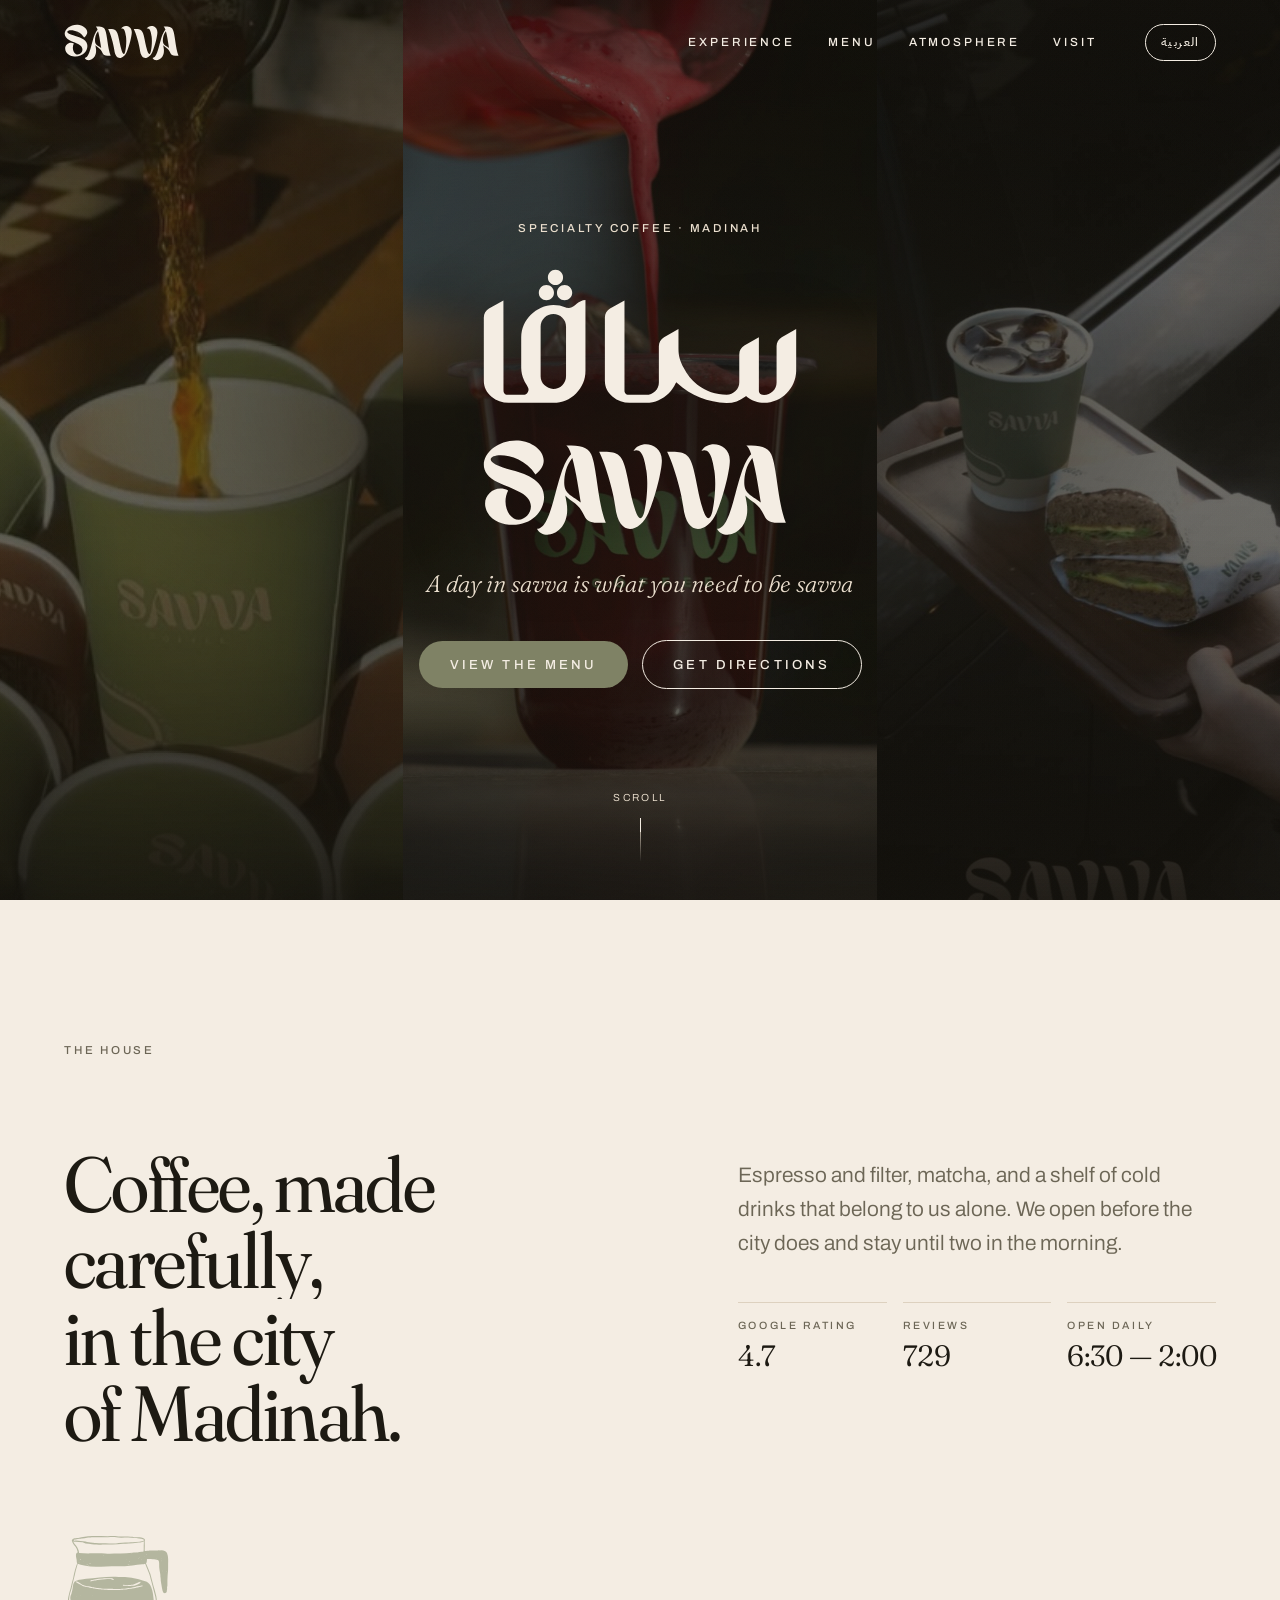
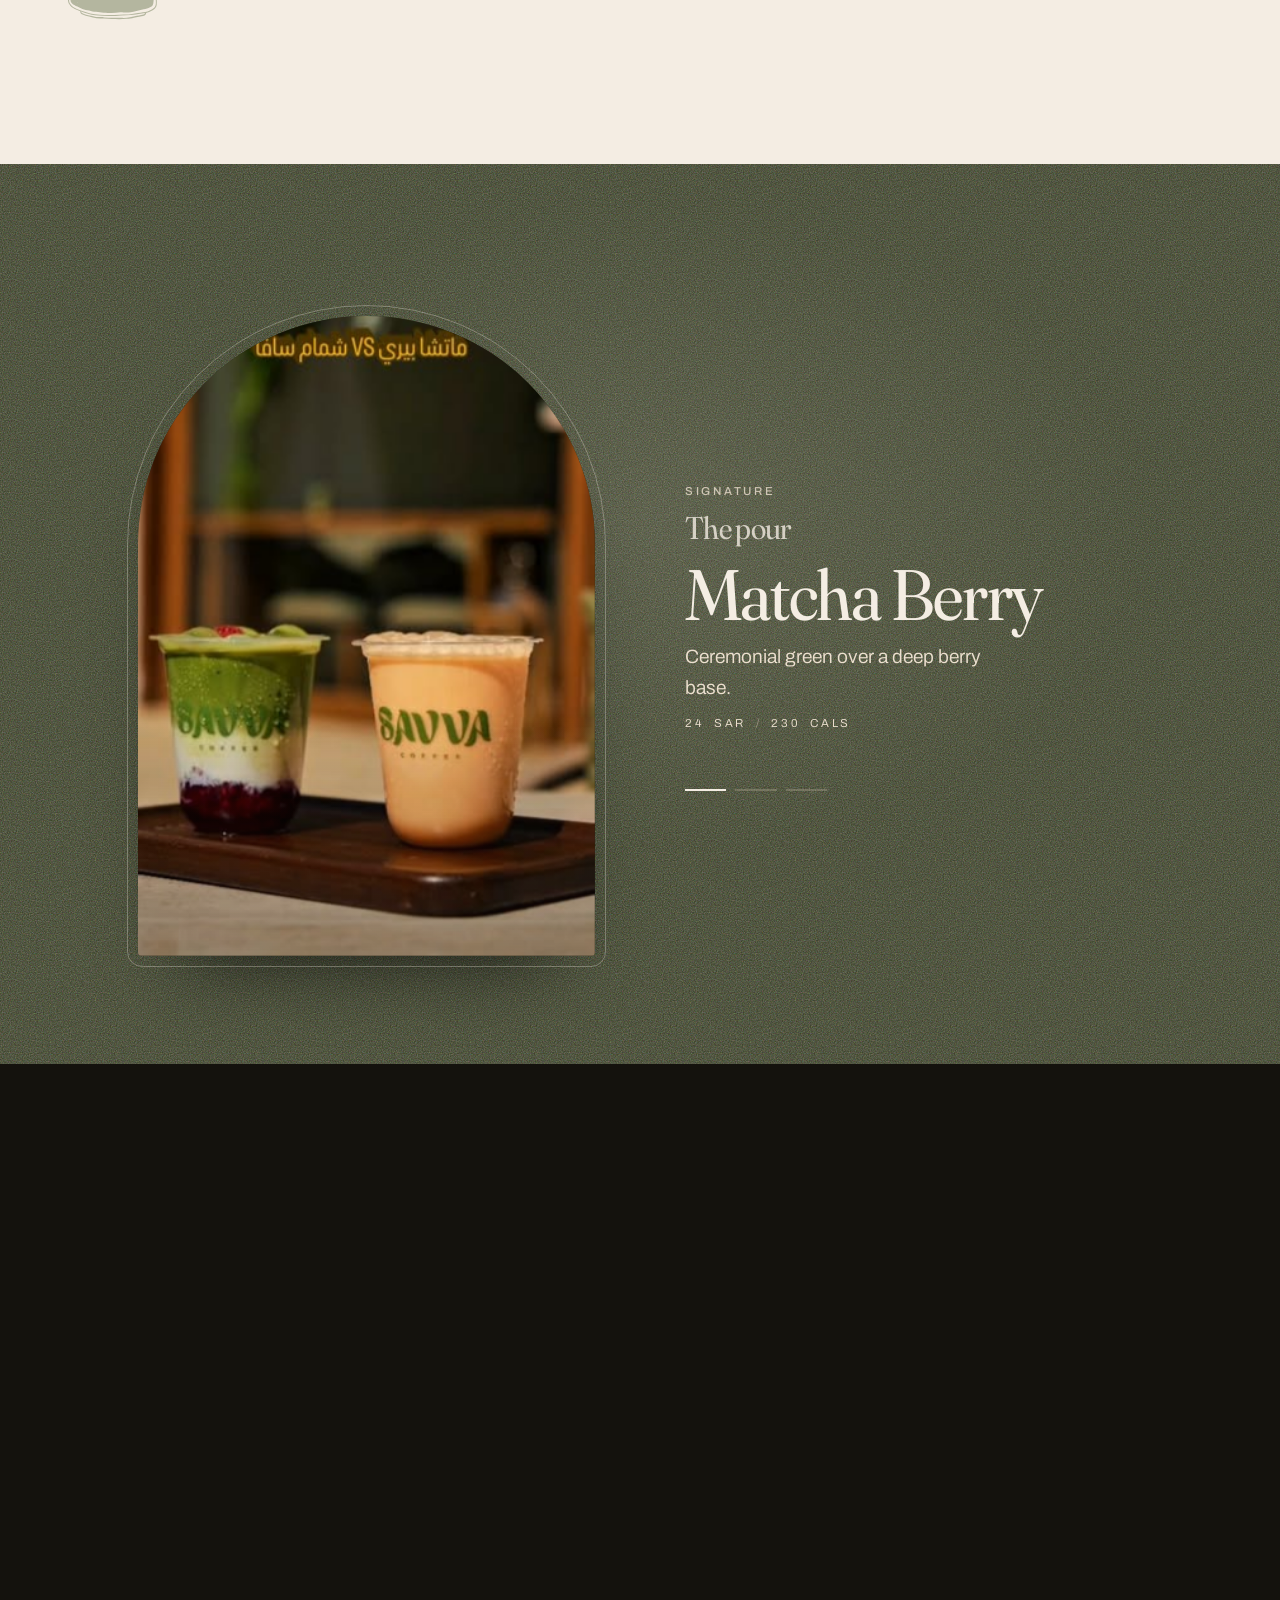
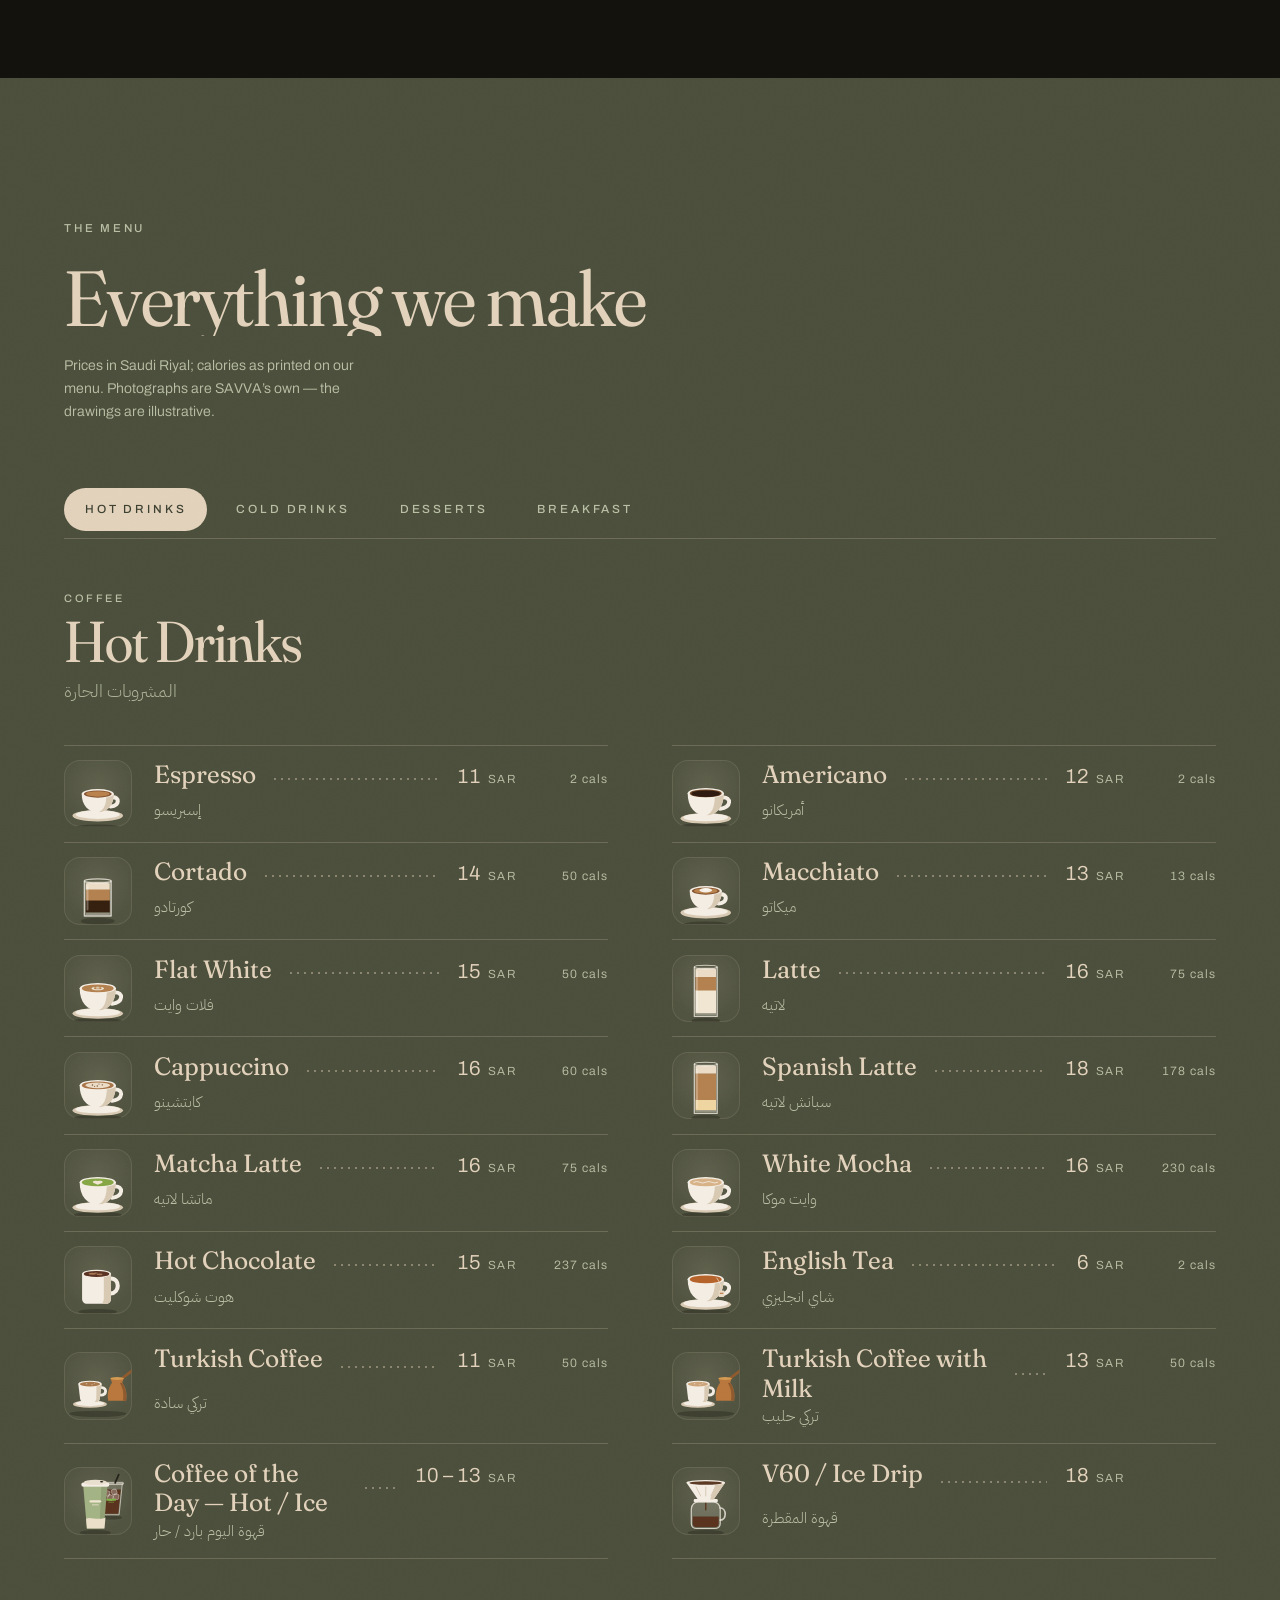
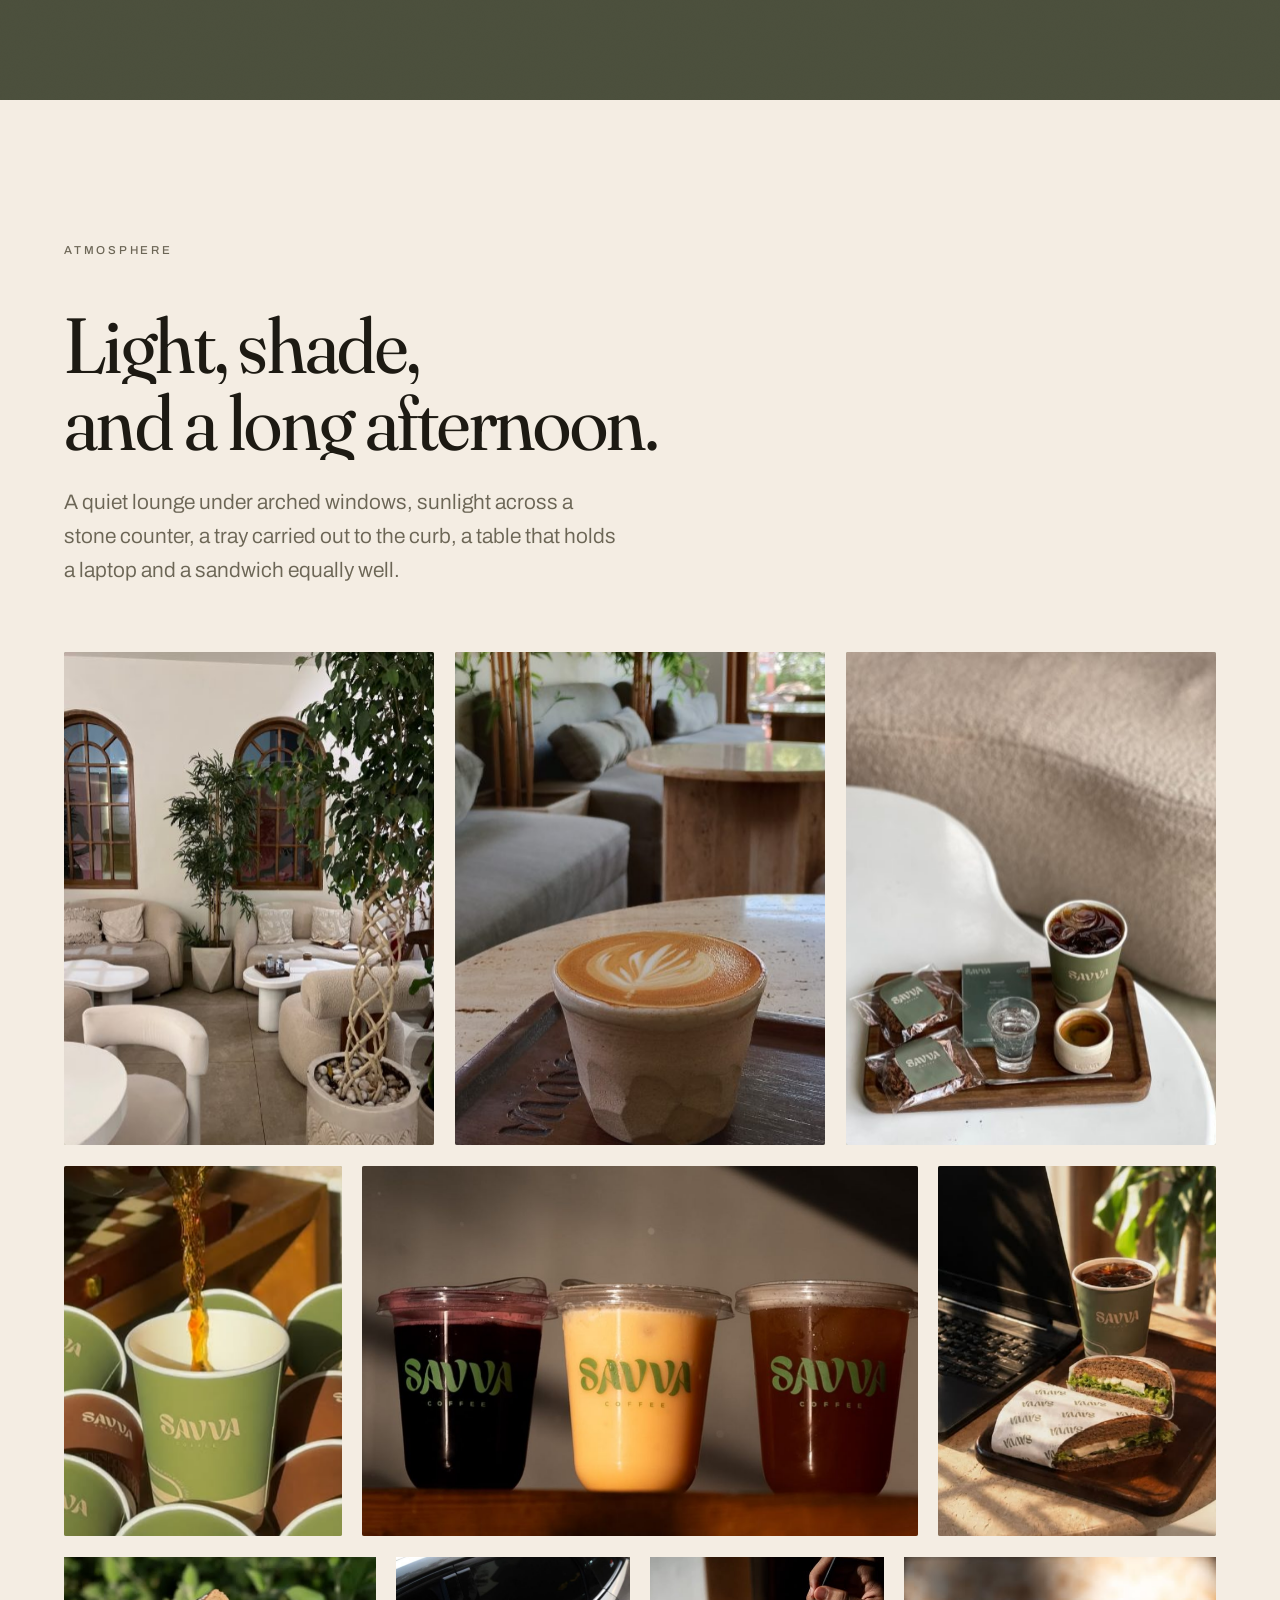
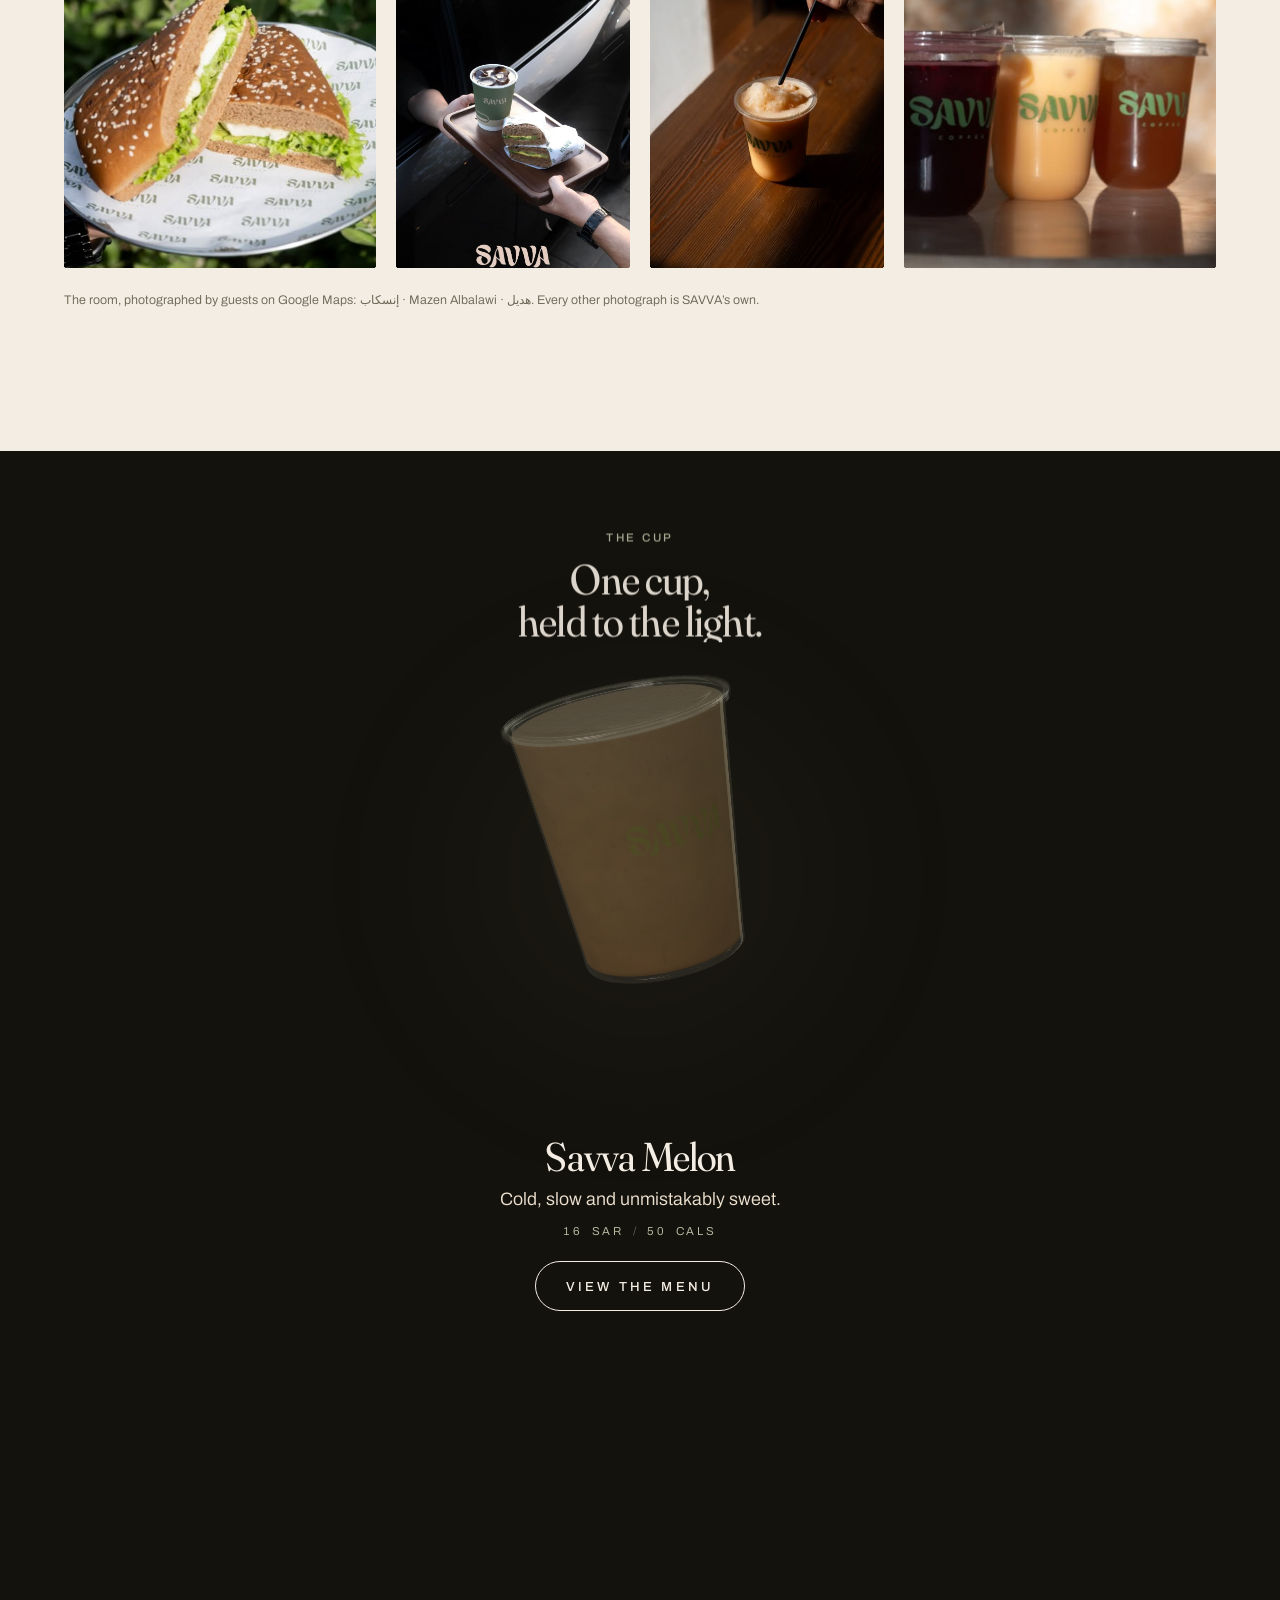
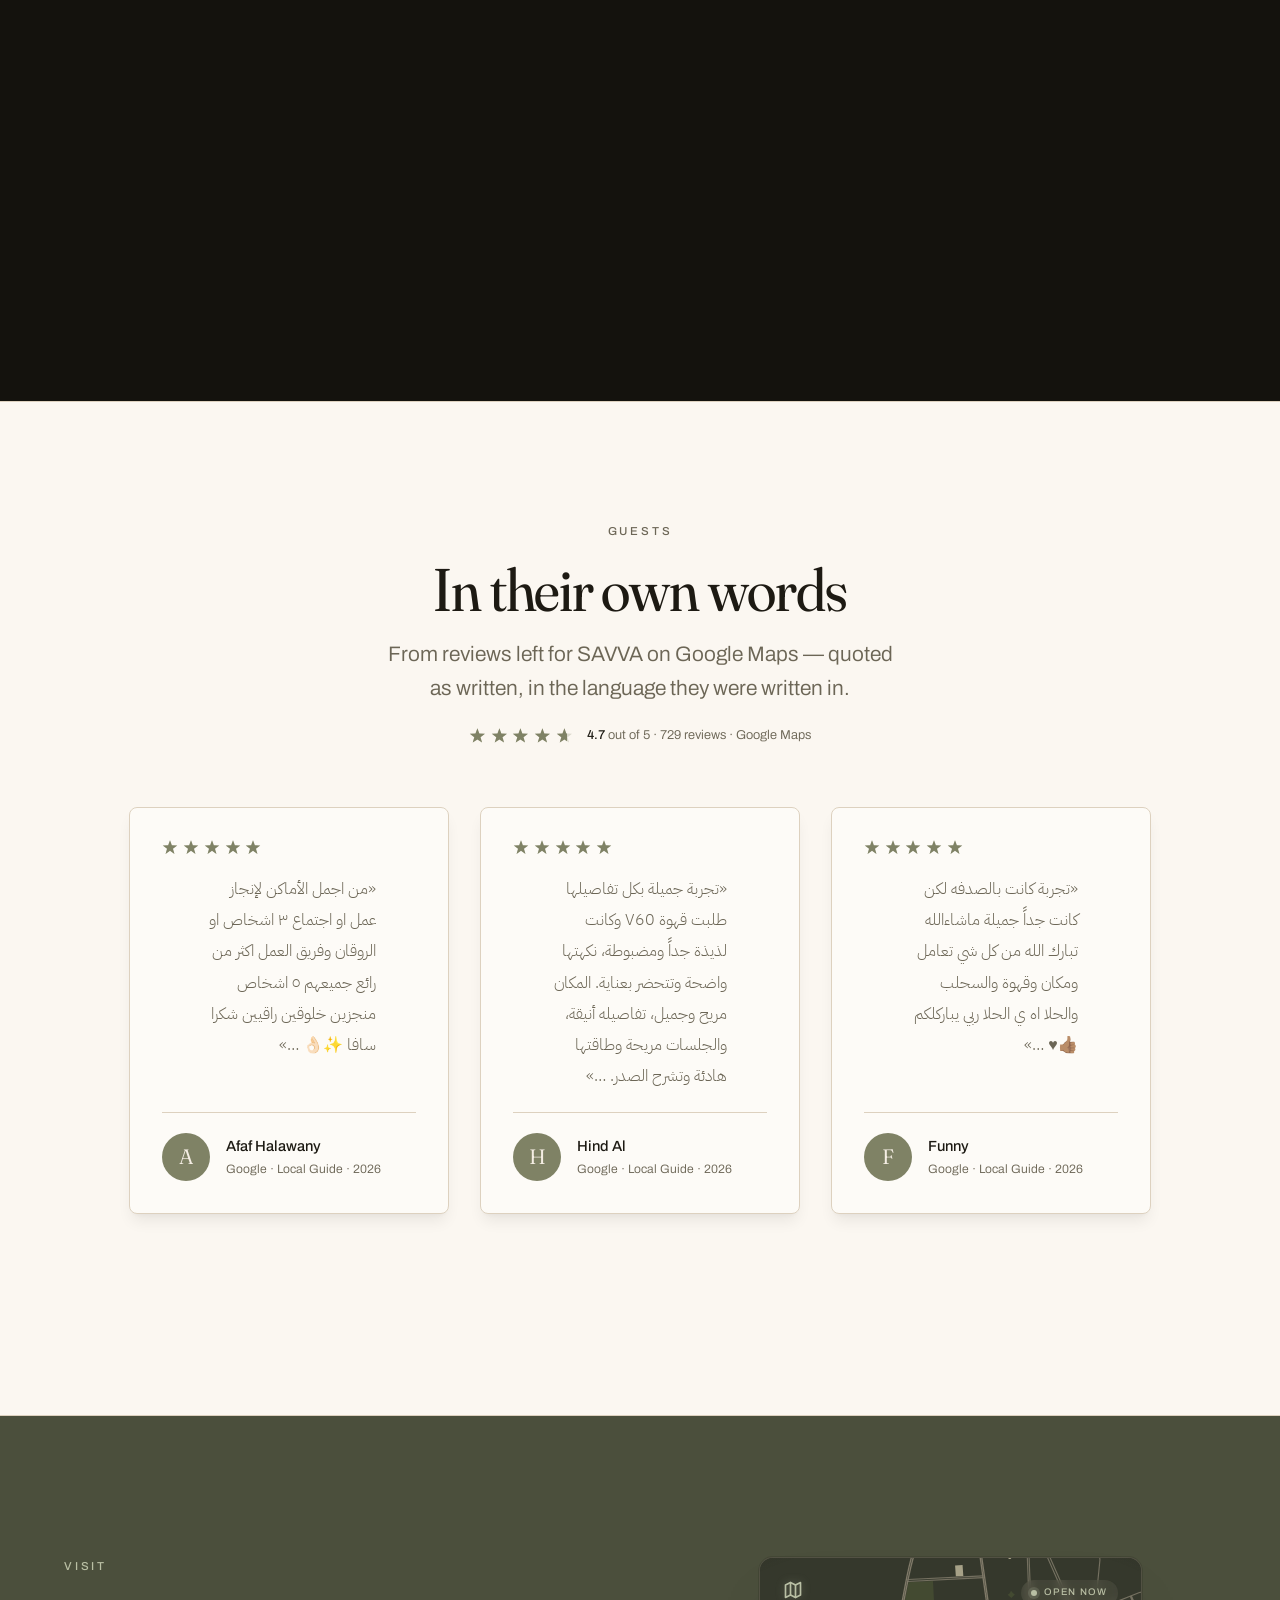
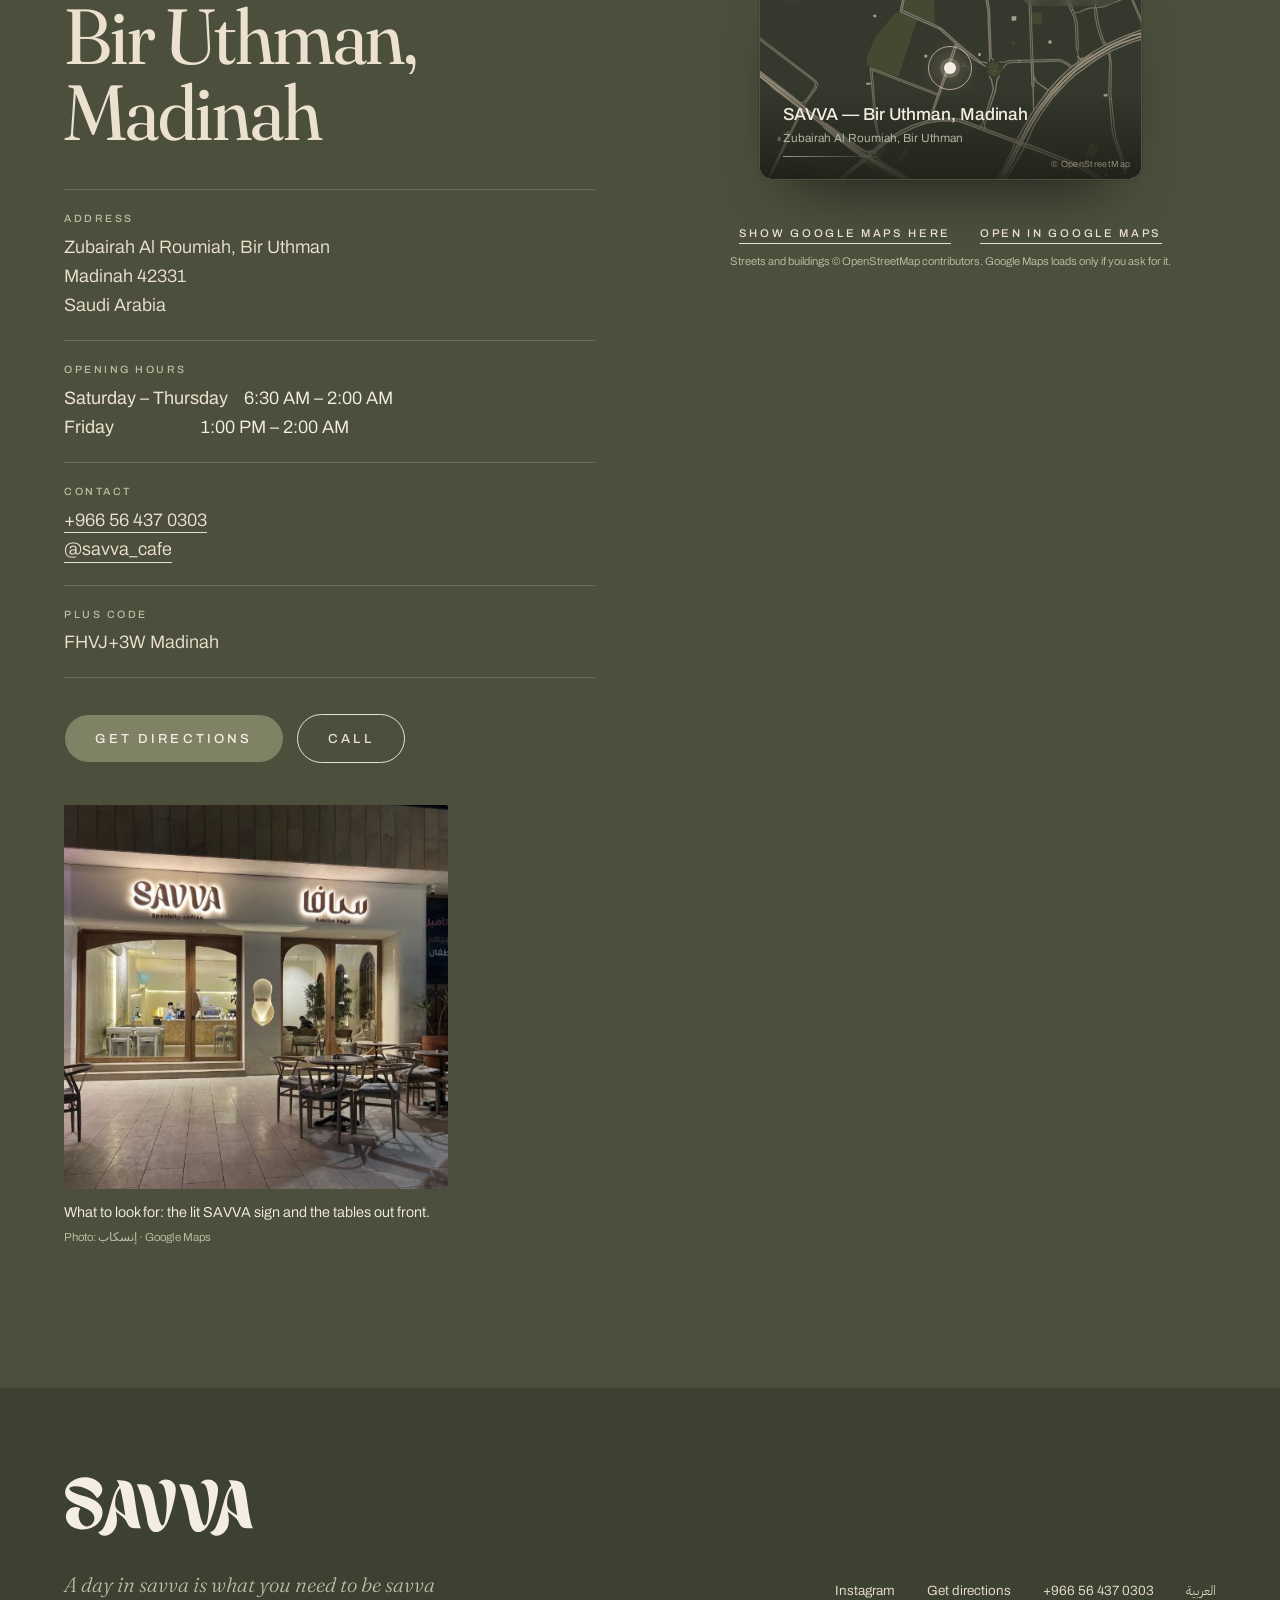
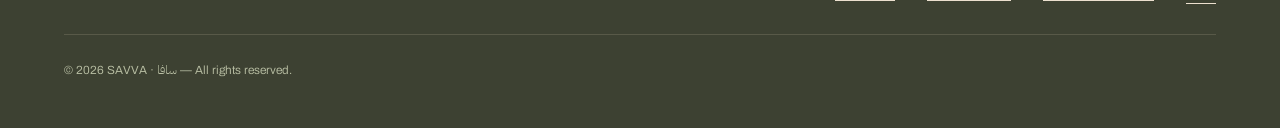
<file: index.html>
<!doctype html>
<html lang="en" dir="ltr" class="no-js">
<head>
<meta charset="utf-8">
<meta name="viewport" content="width=device-width, initial-scale=1, viewport-fit=cover">
<title>SAVVA — Specialty Coffee in Madinah</title>
<meta name="description" content="SAVVA is a specialty coffee house in Madinah, Saudi Arabia. Espresso, filter, matcha and signature cold drinks, served from 6:30 in the morning until 2 AM.">
<link rel="canonical" href="https://savva-coffee-madinah.netlify.app/">
<link rel="alternate" hreflang="en" href="https://savva-coffee-madinah.netlify.app/">
<link rel="alternate" hreflang="ar" href="https://savva-coffee-madinah.netlify.app/ar/">
<link rel="alternate" hreflang="x-default" href="https://savva-coffee-madinah.netlify.app/">
<meta name="theme-color" content="#7F8265">
<meta property="og:type" content="website">
<meta property="og:site_name" content="SAVVA">
<meta property="og:locale" content="en_US">
<meta property="og:locale:alternate" content="ar_SA">
<meta property="og:title" content="SAVVA — Specialty Coffee in Madinah">
<meta property="og:description" content="SAVVA is a specialty coffee house in Madinah, Saudi Arabia. Espresso, filter, matcha and signature cold drinks, served from 6:30 in the morning until 2 AM.">
<meta property="og:url" content="https://savva-coffee-madinah.netlify.app/">
<meta property="og:image" content="https://savva-coffee-madinah.netlify.app/assets/img/three-cups-shadow.jpg">
<meta name="twitter:card" content="summary_large_image">
<link rel="icon" href="assets/img/favicon.svg" type="image/svg+xml">
<link rel="apple-touch-icon" href="assets/img/savva-mark-tile.jpg">
<link rel="preconnect" href="https://fonts.googleapis.com">
<link rel="preconnect" href="https://fonts.gstatic.com" crossorigin>
<link rel="preload" as="image" href="assets/img/hibiscus-pour.jpg" imagesrcset="assets/img/hibiscus-pour.jpg 480w, assets/img/hd/hibiscus-pour.jpg 1280w" imagesizes="(min-width: 56rem) 48vw, 114vw" fetchpriority="high">
<link rel="stylesheet" href="https://fonts.googleapis.com/css2?family=Archivo:wght@300..600&family=Fraunces:opsz,wght,SOFT,WONK@9..144,300..700,0..100,0..1&family=IBM+Plex+Sans+Arabic:wght@300;400&display=swap">
<link rel="stylesheet" href="assets/css/savva.css">
<script>document.documentElement.classList.remove('no-js');document.documentElement.classList.add('js')</script>
<script type="application/ld+json">{"@context":"https://schema.org","@type":"CafeOrCoffeeShop","name":"SAVVA","alternateName":"سافا","description":"SAVVA is a specialty coffee house in Madinah, Saudi Arabia. Espresso, filter, matcha and signature cold drinks, served from 6:30 in the morning until 2 AM.","url":"https://savva-coffee-madinah.netlify.app/","image":"https://savva-coffee-madinah.netlify.app/assets/img/three-cups-shadow.jpg","telephone":"+966 56 437 0303","servesCuisine":"Coffee","priceRange":"SAR 6–27","sameAs":["https://www.instagram.com/savva_cafe/"],"address":{"@type":"PostalAddress","streetAddress":"Zubairah Al Roumiah, Bir Uthman","addressLocality":"Madinah","postalCode":"42331","addressCountry":"SA"},"geo":{"@type":"GeoCoordinates","latitude":24.4926931,"longitude":39.5823565},"hasMap":"https://maps.app.goo.gl/geB2uSVz2UD7soM46","openingHoursSpecification":[{"@type":"OpeningHoursSpecification","dayOfWeek":["Saturday","Sunday","Monday","Tuesday","Wednesday","Thursday"],"opens":"06:30","closes":"02:00"},{"@type":"OpeningHoursSpecification","dayOfWeek":["Friday"],"opens":"13:00","closes":"02:00"}],"hasMenu":{"@type":"Menu","hasMenuSection":[{"@type":"MenuSection","name":"Hot Drinks","hasMenuItem":[{"@type":"MenuItem","name":"Espresso","offers":{"@type":"Offer","price":11,"priceCurrency":"SAR"}},{"@type":"MenuItem","name":"Americano","offers":{"@type":"Offer","price":12,"priceCurrency":"SAR"}},{"@type":"MenuItem","name":"Cortado","offers":{"@type":"Offer","price":14,"priceCurrency":"SAR"}},{"@type":"MenuItem","name":"Macchiato","offers":{"@type":"Offer","price":13,"priceCurrency":"SAR"}},{"@type":"MenuItem","name":"Flat White","offers":{"@type":"Offer","price":15,"priceCurrency":"SAR"}},{"@type":"MenuItem","name":"Latte","offers":{"@type":"Offer","price":16,"priceCurrency":"SAR"}},{"@type":"MenuItem","name":"Cappuccino","offers":{"@type":"Offer","price":16,"priceCurrency":"SAR"}},{"@type":"MenuItem","name":"Spanish Latte","offers":{"@type":"Offer","price":18,"priceCurrency":"SAR"}},{"@type":"MenuItem","name":"Matcha Latte","offers":{"@type":"Offer","price":16,"priceCurrency":"SAR"}},{"@type":"MenuItem","name":"White Mocha","offers":{"@type":"Offer","price":16,"priceCurrency":"SAR"}},{"@type":"MenuItem","name":"Hot Chocolate","offers":{"@type":"Offer","price":15,"priceCurrency":"SAR"}},{"@type":"MenuItem","name":"English Tea","offers":{"@type":"Offer","price":6,"priceCurrency":"SAR"}},{"@type":"MenuItem","name":"Turkish Coffee","offers":{"@type":"Offer","price":11,"priceCurrency":"SAR"}},{"@type":"MenuItem","name":"Turkish Coffee with Milk","offers":{"@type":"Offer","price":13,"priceCurrency":"SAR"}},{"@type":"MenuItem","name":"Coffee of the Day — Hot / Ice","offers":{"@type":"Offer","priceCurrency":"SAR","priceSpecification":{"@type":"PriceSpecification","minPrice":10,"maxPrice":13,"priceCurrency":"SAR"}}},{"@type":"MenuItem","name":"V60 / Ice Drip","offers":{"@type":"Offer","price":18,"priceCurrency":"SAR"}}]},{"@type":"MenuSection","name":"Cold Drinks","hasMenuItem":[{"@type":"MenuItem","name":"Iced Americano","offers":{"@type":"Offer","price":15,"priceCurrency":"SAR"}},{"@type":"MenuItem","name":"Alfredo","offers":{"@type":"Offer","price":14,"priceCurrency":"SAR"}},{"@type":"MenuItem","name":"Iced Latte","offers":{"@type":"Offer","price":17,"priceCurrency":"SAR"}},{"@type":"MenuItem","name":"Iced Spanish Latte","offers":{"@type":"Offer","price":19,"priceCurrency":"SAR"}},{"@type":"MenuItem","name":"Iced Matcha Latte","offers":{"@type":"Offer","price":17,"priceCurrency":"SAR"}},{"@type":"MenuItem","name":"Iced Matcha Spanish Latte","offers":{"@type":"Offer","price":19,"priceCurrency":"SAR"}},{"@type":"MenuItem","name":"Savva Matcha","offers":{"@type":"Offer","price":22,"priceCurrency":"SAR"}},{"@type":"MenuItem","name":"Matcha Berry","offers":{"@type":"Offer","price":24,"priceCurrency":"SAR"}},{"@type":"MenuItem","name":"Ice Tea Savva","offers":{"@type":"Offer","price":17,"priceCurrency":"SAR"}},{"@type":"MenuItem","name":"Ice Hibiscus Savva","offers":{"@type":"Offer","price":17,"priceCurrency":"SAR"}},{"@type":"MenuItem","name":"Hibiscus Slush Savva","offers":{"@type":"Offer","price":17,"priceCurrency":"SAR"}},{"@type":"MenuItem","name":"Ice Shaken","offers":{"@type":"Offer","price":20,"priceCurrency":"SAR"}},{"@type":"MenuItem","name":"Ice White Mocha","offers":{"@type":"Offer","price":19,"priceCurrency":"SAR"}},{"@type":"MenuItem","name":"Ice Chocolate","offers":{"@type":"Offer","price":17,"priceCurrency":"SAR"}},{"@type":"MenuItem","name":"Savva Melon","offers":{"@type":"Offer","price":16,"priceCurrency":"SAR"}}]},{"@type":"MenuSection","name":"Desserts","hasMenuItem":[{"@type":"MenuItem","name":"Madini Cookies","offers":{"@type":"Offer","price":12,"priceCurrency":"SAR"}},{"@type":"MenuItem","name":"Cinnamon Danish","offers":{"@type":"Offer","price":19,"priceCurrency":"SAR"}},{"@type":"MenuItem","name":"Marble Cake","offers":{"@type":"Offer","price":11,"priceCurrency":"SAR"}},{"@type":"MenuItem","name":"Crunchy Chocolate","offers":{"@type":"Offer","price":8,"priceCurrency":"SAR"}},{"@type":"MenuItem","name":"Blueberry Cheesecake","offers":{"@type":"Offer","price":27,"priceCurrency":"SAR"}},{"@type":"MenuItem","name":"Pecan Cake","offers":{"@type":"Offer","price":21,"priceCurrency":"SAR"}},{"@type":"MenuItem","name":"Chocolate Cake","offers":{"@type":"Offer","price":18,"priceCurrency":"SAR"}}]},{"@type":"MenuSection","name":"Breakfast","hasMenuItem":[{"@type":"MenuItem","name":"Turkey Sandwich","offers":{"@type":"Offer","price":19,"priceCurrency":"SAR"}},{"@type":"MenuItem","name":"Halloumi Sandwich","offers":{"@type":"Offer","price":18,"priceCurrency":"SAR"}}]}]}}</script>
</head>
<body>
<a class="skip" href="#main">Skip to content</a>
<header class="nav" data-nav>
  <div class="nav__bar">
    <a class="nav__mark" href="./" aria-label="SAVVA — سافا"><svg class="mark mark--word" aria-hidden="true" focusable="false" xmlns="http://www.w3.org/2000/svg" viewBox="79.7 589.4 336.8 107.8" fill="currentColor"><g transform="translate(0,1920) scale(1,-1)"><path d="M113.5 1235.7C134.1 1235.7 148.1 1250.5 148.1 1266.2C148.1 1282.9 131.2 1291 112.9 1295.7C95.8 1300.1 89.3 1304.7 89.3 1307.9C89.3 1310.6 93.8 1312.4 100.2 1312.4C111.4 1312.4 128.7 1306.9 138.6 1291.2C145.1 1296.2 147.7 1301.6 147.7 1306.5C147.7 1318 133.8 1327.7 119.8 1328.5C119 1328.6 118.1 1328.6 117.3 1328.6C97.4 1328.6 81.7 1315.2 81.7 1301.9C81.7 1294.8 86.3 1287.6 97.1 1282.5C104.6 1279 114.3 1275.6 122.2 1271.3C130.5 1266.9 133.6 1261 133.6 1255.8C133.6 1248 126.9 1241.3 120.1 1241.3C112.9 1241.3 105.6 1249.8 105.6 1261.5C105.6 1265.4 106.5 1269.5 108.5 1273.6C105.7 1275.1 102.8 1275.7 100.1 1275.7C91 1275.7 83.1 1268.4 83.1 1258.9C83.1 1255.8 84 1252.5 85.9 1249C91 1239.6 103 1235.7 113.5 1235.7M350 1224.8C360 1224.8 372 1234.3 372 1252.3C372 1254.8 371.8 1257.5 371.3 1260.3C370.9 1262.7 370.4 1265.3 369.9 1268.1C376.5 1260.7 384.7 1259.8 390.7 1246C393 1240.8 397.4 1237.9 404.7 1237.9L414.5 1237.9C405.3 1261.8 404.6 1300.4 398.4 1313.4C394.5 1321.7 386.3 1323 371 1323C372.9 1321.8 374.6 1318.4 376.3 1313.6C359.1 1296.5 357.2 1231.4 338.7 1231.4C341 1226.9 345.3 1224.8 350 1224.8M386.9 1260.4C379.4 1267 368.7 1269 368.7 1281.9C368.8 1290.9 370.8 1300.6 377.6 1309.2C381.9 1294 385.1 1270.8 386.9 1260.4M317.6 1231.2C325.2 1231.2 333.5 1238.5 338 1248.8C345.8 1267.2 352.8 1295.6 352.8 1306.7C352.8 1318.7 343.5 1324.5 335.2 1324.5C329.7 1324.5 324.4 1322.1 321.5 1317C322.6 1317.6 323.7 1317.8 324.7 1317.8C332.6 1317.8 334.5 1302.2 335.7 1295.5C336.3 1291.6 336.7 1286.6 336.7 1281.1C336.7 1270.7 335.5 1258.9 333.7 1251.2C332.3 1245.2 330.7 1243 329.2 1243C326.7 1243 324.3 1248.9 322.8 1253.7C317.8 1270.4 316.8 1280.8 312.9 1296.8C307.9 1317 300.4 1315.9 283.7 1316.1C290.5 1302.6 299.5 1272.3 301.4 1255.9C303.5 1238.1 310.2 1231.2 317.6 1231.2M242.8 1231.2C250.3 1231.2 258.6 1238.5 263.1 1248.8C270.9 1267.2 277.9 1295.6 277.9 1306.7C277.9 1318.7 268.6 1324.5 260.3 1324.5C254.8 1324.5 249.5 1322.1 246.6 1317C247.7 1317.6 248.8 1317.8 249.8 1317.8C257.7 1317.8 259.6 1302.2 260.8 1295.5C261.4 1291.6 261.8 1286.6 261.8 1281.1C261.8 1270.7 260.6 1258.9 258.8 1251.2C257.4 1245.2 255.8 1243 254.3 1243C251.8 1243 249.4 1248.9 248 1253.7C242.9 1270.4 241.9 1280.8 238 1296.8C233 1317 225.5 1315.9 208.8 1316.1C215.6 1302.6 224.6 1272.3 226.5 1255.9C228.6 1238.1 235.3 1231.2 242.8 1231.2M151.6 1224.8C161.6 1224.8 173.6 1234.3 173.6 1252.3C173.6 1254.8 173.4 1257.5 172.9 1260.3C172.5 1262.7 172 1265.3 171.5 1268.1C178.1 1260.7 186.3 1259.8 192.3 1246C194.6 1240.8 199 1237.9 206.3 1237.9L216.1 1237.9C206.9 1261.8 206.2 1300.4 200 1313.4C196.1 1321.7 187.9 1323 172.6 1323C174.5 1321.8 176.2 1318.4 177.9 1313.6C160.6 1296.5 158.8 1231.4 140.3 1231.4C142.6 1226.9 146.9 1224.8 151.6 1224.8M188.5 1260.4C181 1267 170.3 1269 170.3 1281.9C170.4 1290.9 172.4 1300.6 179.2 1309.2C183.5 1294 186.7 1270.8 188.5 1260.4"/></g></svg></a>
    <nav class="nav__links" aria-label="Primary">
      <a href="#experience">Experience</a><a href="#menu">Menu</a><a href="#atmosphere">Atmosphere</a><a href="#location">Visit</a>
    </nav>
    <div class="nav__end">
      <a class="nav__lang" href="ar/" lang="ar" dir="rtl" hreflang="ar">العربية</a>
      <button class="nav__toggle" type="button" aria-expanded="false" aria-controls="nav-panel" data-nav-toggle>
        <span class="nav__toggle-lines" aria-hidden="true"><i></i><i></i></span>
        <span class="u-sr">Menu</span>
      </button>
    </div>
  </div>
  <div class="nav__panel" id="nav-panel" hidden data-nav-panel>
    <nav aria-label="Mobile">
      <a href="#experience" style="--i:0">Experience</a><a href="#menu" style="--i:1">Menu</a><a href="#atmosphere" style="--i:2">Atmosphere</a><a href="#location" style="--i:3">Visit</a>
    </nav>
    <a class="nav__panel-lang" href="ar/" lang="ar" hreflang="ar">العربية</a>
  </div>
</header>
<main id="main">
<section class="hero" data-hero>
  <div class="hero__media">
    <figure><img src="assets/img/coffee-pour-cups.jpg" alt="" width="360" height="640" decoding="async" data-parallax="0.10"></figure>
    <figure><img src="assets/img/hibiscus-pour.jpg" srcset="assets/img/hibiscus-pour.jpg 480w, assets/img/hd/hibiscus-pour.jpg 1280w" sizes="(min-width: 56rem) 48vw, 114vw" alt="Deep red hibiscus poured into a Savva cup over ice" width="480" height="640" fetchpriority="high" decoding="async" data-parallax="0.16"></figure>
    <figure><img src="assets/img/curbside-tray.jpg" srcset="assets/img/curbside-tray.jpg 518w, assets/img/hd/curbside-tray.jpg 1080w" sizes="(min-width: 56rem) 42vw, 1px" alt="" width="518" height="640" decoding="async" data-parallax="0.07"></figure>
  </div>
  <div class="hero__inner">
    <p class="hero__eyebrow reveal">Specialty Coffee · Madinah</p>
    <h1 class="hero__lockup reveal"><span class="u-sr">SAVVA — specialty coffee in Madinah, Saudi Arabia</span><svg class="mark mark--lockup" aria-hidden="true" focusable="false" xmlns="http://www.w3.org/2000/svg" viewBox="79.7 401.3 348.2 295.9" fill="currentColor"><g transform="translate(0,1920) scale(1,-1)"><path d="M254.5 1378.9L242.4 1378.9C239.1 1378.9 236.7 1380.2 236.7 1383.8L236.7 1483L220.8 1474C217.2 1471.7 215.1 1468.5 215.1 1464.1L215.1 1394.6C215.1 1387.3 218 1381.5 223.7 1376.9C229.1 1372.5 235.4 1370.1 242.4 1370.1L254.5 1370.1L260.7 1370.1C265.4 1370.1 270 1371 274.3 1373C278.5 1374.9 282.3 1377.4 285.6 1380.7C288.7 1383.8 291.2 1387.5 293.1 1391.6L293.7 1392.8L294.7 1391.9C310.2 1377.9 328.4 1370.7 349.2 1369.9L349.3 1369.9C357 1369.9 363.9 1372.3 370 1377.1L370.7 1377.6L371.8 1376.6C374.5 1374.6 377.4 1372.9 380.6 1371.8C383.8 1370.7 387.1 1370.1 390.4 1370.1C395.2 1370.1 399.7 1371 404.1 1372.9C408.3 1374.7 412.1 1377.3 415.3 1380.6C418.5 1383.9 421.1 1387.7 422.9 1391.8C424.8 1396.1 425.8 1400.6 425.9 1405.2L425.9 1451.5L410 1442.5C406.4 1440.2 404.3 1437 404.3 1432.7L404.3 1392.5C404.3 1388.7 402.9 1385.5 400.2 1382.8C397.5 1380.2 394.2 1378.8 390.4 1378.8C387.2 1378.8 384.8 1380 384.8 1383.6L384.8 1442.4L368.8 1433.2C365.2 1431 363.2 1427.8 363.2 1423.5L363.2 1392.8C363.2 1389 361.8 1385.8 359 1383.1C356.3 1380.5 353.1 1379.1 349.3 1379.1C337.3 1379.1 326.5 1382.8 317 1390.1C310.5 1395 305.5 1401.4 301.9 1408.7C298 1416.4 296.2 1421.3 296.2 1430.1L296.2 1451.5L280.3 1442.5L280.3 1442.5C276.7 1440.2 274.6 1437 274.6 1432.7L274.6 1392.6C274.6 1388.8 273.2 1385.6 270.5 1382.9C267.7 1380.2 264.5 1378.9 260.7 1378.9ZM169 1508.3C169 1506 168.2 1504 166.6 1502.4C165 1500.7 163 1499.9 160.7 1499.9C158.3 1499.9 156.4 1500.7 154.7 1502.4C153.1 1504 152.3 1506 152.3 1508.3C152.3 1510.6 153.1 1512.6 154.7 1514.2C156.4 1515.9 158.3 1516.7 160.7 1516.7C163 1516.7 165 1515.9 166.6 1514.2C168.2 1512.6 169 1510.6 169 1508.3M179.1 1491.5C179.1 1489.2 178.2 1487.2 176.6 1485.6C175 1484 173 1483.2 170.7 1483.2C168.3 1483.2 166.4 1484 164.7 1485.6C163.1 1487.2 162.3 1489.2 162.3 1491.5C162.3 1493.9 163.1 1495.8 164.7 1497.5C166.4 1499.1 168.3 1499.9 170.7 1499.9C173 1499.9 175 1499.1 176.6 1497.5C178.2 1495.8 179.1 1493.9 179.1 1491.5M159 1491.5C159 1489.2 158.2 1487.2 156.6 1485.6C155 1484 153 1483.2 150.7 1483.2C148.3 1483.2 146.4 1484 144.7 1485.6C143.1 1487.2 142.3 1489.2 142.3 1491.5C142.3 1493.9 143.1 1495.8 144.7 1497.5C146.4 1499.1 148.3 1499.9 150.7 1499.9C153 1499.9 155 1499.1 156.6 1497.5C158.2 1495.8 159 1493.9 159 1491.5M103.3 1483L87.4 1474C83.8 1471.7 81.7 1468.5 81.7 1464.1L81.7 1394.6C81.7 1387.3 84.6 1381.5 90.2 1376.9C95.7 1372.5 101.9 1370.1 109 1370.1L158.4 1370.1C168.2 1370.1 176.4 1373.6 183.3 1380.5C190.2 1387.4 193.7 1395.6 193.7 1405.4L193.7 1483.4C189.9 1483.2 187.1 1481.6 184 1479.2C181.6 1477.3 178.9 1474.5 175.7 1474.5C174.9 1474.5 174.2 1474.6 173.5 1474.8L173.5 1474.5L172.1 1475.2C167.7 1477 163.1 1477.9 158.4 1477.9C153.7 1477.9 149.1 1476.9 144.8 1474.9C140.6 1473 136.8 1470.5 133.5 1467.2C130.3 1464 127.7 1460.2 125.8 1456.1C123.9 1451.7 122.9 1447.1 122.9 1442.4L122.9 1408.9C123 1404.2 123.9 1399.7 125.9 1395.4C126.5 1393.9 127.3 1392.5 128.1 1391.2C128.8 1390 129.4 1388.9 130.1 1387.7C130.6 1386.7 131 1385.7 131 1384.6C131 1383.6 130.6 1382.6 130.1 1381.8C129.3 1380.3 128 1379.3 126.4 1378.9L126.2 1378.9L109 1378.9C105.7 1378.9 103.4 1380.2 103.4 1383.8ZM144.3 1426.7L144.3 1454.1C144.3 1458 145.7 1461.3 148.4 1464C151.2 1466.7 154.5 1468 158.4 1468C162.2 1468 165.5 1466.6 168.2 1464C171 1461.3 172.3 1458 172.3 1454.1L172.3 1426.7L172.3 1399.4C172.3 1395.5 170.9 1392.3 168.2 1389.6C165.5 1386.8 162.1 1385.5 158.2 1385.5L158.2 1385.5C154.4 1385.6 151.2 1387 148.4 1389.7C145.7 1392.3 144.3 1395.6 144.3 1399.4Z"/><path d="M113.5 1235.7C134.1 1235.7 148.1 1250.5 148.1 1266.2C148.1 1282.9 131.2 1291 112.9 1295.7C95.8 1300.1 89.3 1304.7 89.3 1307.9C89.3 1310.6 93.8 1312.4 100.2 1312.4C111.4 1312.4 128.7 1306.9 138.6 1291.2C145.1 1296.2 147.7 1301.6 147.7 1306.5C147.7 1318 133.8 1327.7 119.8 1328.5C119 1328.6 118.1 1328.6 117.3 1328.6C97.4 1328.6 81.7 1315.2 81.7 1301.9C81.7 1294.8 86.3 1287.6 97.1 1282.5C104.6 1279 114.3 1275.6 122.2 1271.3C130.5 1266.9 133.6 1261 133.6 1255.8C133.6 1248 126.9 1241.3 120.1 1241.3C112.9 1241.3 105.6 1249.8 105.6 1261.5C105.6 1265.4 106.5 1269.5 108.5 1273.6C105.7 1275.1 102.8 1275.7 100.1 1275.7C91 1275.7 83.1 1268.4 83.1 1258.9C83.1 1255.8 84 1252.5 85.9 1249C91 1239.6 103 1235.7 113.5 1235.7M350 1224.8C360 1224.8 372 1234.3 372 1252.3C372 1254.8 371.8 1257.5 371.3 1260.3C370.9 1262.7 370.4 1265.3 369.9 1268.1C376.5 1260.7 384.7 1259.8 390.7 1246C393 1240.8 397.4 1237.9 404.7 1237.9L414.5 1237.9C405.3 1261.8 404.6 1300.4 398.4 1313.4C394.5 1321.7 386.3 1323 371 1323C372.9 1321.8 374.6 1318.4 376.3 1313.6C359.1 1296.5 357.2 1231.4 338.7 1231.4C341 1226.9 345.3 1224.8 350 1224.8M386.9 1260.4C379.4 1267 368.7 1269 368.7 1281.9C368.8 1290.9 370.8 1300.6 377.6 1309.2C381.9 1294 385.1 1270.8 386.9 1260.4M317.6 1231.2C325.2 1231.2 333.5 1238.5 338 1248.8C345.8 1267.2 352.8 1295.6 352.8 1306.7C352.8 1318.7 343.5 1324.5 335.2 1324.5C329.7 1324.5 324.4 1322.1 321.5 1317C322.6 1317.6 323.7 1317.8 324.7 1317.8C332.6 1317.8 334.5 1302.2 335.7 1295.5C336.3 1291.6 336.7 1286.6 336.7 1281.1C336.7 1270.7 335.5 1258.9 333.7 1251.2C332.3 1245.2 330.7 1243 329.2 1243C326.7 1243 324.3 1248.9 322.8 1253.7C317.8 1270.4 316.8 1280.8 312.9 1296.8C307.9 1317 300.4 1315.9 283.7 1316.1C290.5 1302.6 299.5 1272.3 301.4 1255.9C303.5 1238.1 310.2 1231.2 317.6 1231.2M242.8 1231.2C250.3 1231.2 258.6 1238.5 263.1 1248.8C270.9 1267.2 277.9 1295.6 277.9 1306.7C277.9 1318.7 268.6 1324.5 260.3 1324.5C254.8 1324.5 249.5 1322.1 246.6 1317C247.7 1317.6 248.8 1317.8 249.8 1317.8C257.7 1317.8 259.6 1302.2 260.8 1295.5C261.4 1291.6 261.8 1286.6 261.8 1281.1C261.8 1270.7 260.6 1258.9 258.8 1251.2C257.4 1245.2 255.8 1243 254.3 1243C251.8 1243 249.4 1248.9 248 1253.7C242.9 1270.4 241.9 1280.8 238 1296.8C233 1317 225.5 1315.9 208.8 1316.1C215.6 1302.6 224.6 1272.3 226.5 1255.9C228.6 1238.1 235.3 1231.2 242.8 1231.2M151.6 1224.8C161.6 1224.8 173.6 1234.3 173.6 1252.3C173.6 1254.8 173.4 1257.5 172.9 1260.3C172.5 1262.7 172 1265.3 171.5 1268.1C178.1 1260.7 186.3 1259.8 192.3 1246C194.6 1240.8 199 1237.9 206.3 1237.9L216.1 1237.9C206.9 1261.8 206.2 1300.4 200 1313.4C196.1 1321.7 187.9 1323 172.6 1323C174.5 1321.8 176.2 1318.4 177.9 1313.6C160.6 1296.5 158.8 1231.4 140.3 1231.4C142.6 1226.9 146.9 1224.8 151.6 1224.8M188.5 1260.4C181 1267 170.3 1269 170.3 1281.9C170.4 1290.9 172.4 1300.6 179.2 1309.2C183.5 1294 186.7 1270.8 188.5 1260.4"/></g></svg></h1>
    <p class="hero__tagline reveal" lang="en" dir="ltr">A day in savva is what you need to be savva</p>
    <div class="hero__cta reveal">
      <a class="btn btn--solid" href="#menu">View the menu</a>
      <a class="btn btn--ghost" href="https://www.google.com/maps/dir/?api=1&destination=24.4926931,39.5823565" target="_blank" rel="noopener">Get directions</a>
    </div>
  </div>
  <div class="hero__scroll" aria-hidden="true"><span>Scroll</span><i></i></div>
</section>
<section class="intro" aria-labelledby="intro-h">
  <div class="wrap intro__grid">
    <p class="kicker reveal">The house</p>
    <h2 class="display intro__h" id="intro-h" data-lines><span class="line"><span class="line__in">Coffee, made carefully,</span></span><span class="line"><span class="line__in">in the city of Madinah.</span></span></h2>
    <div class="intro__side">
      <p class="lede reveal">Espresso and filter, matcha, and a shelf of cold drinks that belong to us alone. We open before the city does and stay until two in the morning.</p>
      <dl class="stats reveal">
        <div class="stats__item"><dt>Google rating</dt><dd>4.7</dd></div><div class="stats__item"><dt>Reviews</dt><dd>729</dd></div><div class="stats__item"><dt>Open daily</dt><dd>6:30 — 2:00</dd></div>
      </dl>
    </div>
    <div class="intro__ornament" aria-hidden="true"><img class="mark mark--cup" src="assets/img/ornament-cup.svg" alt="" width="113" height="95" loading="lazy" decoding="async"></div>
  </div>
</section>
<section class="pour" id="experience" aria-labelledby="pour-h" data-pour style="--count:3;--stage:#4d5a2e">
  <div class="pour__stage">
    <div class="pour__media">
      <figure class="pour__frame is-active" data-frame="0" style="--tone:#4d5a2e">
        <img src="assets/img/matcha-berry-melon.jpg" alt="Matcha Berry and Savva Melon side by side on a wooden tray" width="360" height="640" loading="eager" decoding="async">
      </figure><figure class="pour__frame" data-frame="1" style="--tone:#8a5a2b">
        <img src="assets/img/melon-in-hand.jpg" srcset="assets/img/melon-in-hand.jpg 477w, assets/img/hd/melon-in-hand.jpg 1080w" sizes="30rem" alt="A Savva Melon slush held in hand against greenery" width="360" height="640" loading="lazy" decoding="async">
      </figure><figure class="pour__frame" data-frame="2" style="--tone:#5a1420">
        <img src="assets/img/hibiscus-pour.jpg" srcset="assets/img/hibiscus-pour.jpg 480w, assets/img/hd/hibiscus-pour.jpg 1280w" sizes="30rem" alt="Deep red hibiscus poured into a Savva cup over ice" width="360" height="640" loading="lazy" decoding="async">
      </figure>
    </div>
    <div class="pour__panel">
      <p class="kicker">Signature</p>
      <h2 class="display pour__h" id="pour-h">The pour</h2>
      <div class="pour__slides">
        <div class="pour__slide is-active" data-slide="0">
          <h3 class="pour__name">Matcha Berry</h3>
          <p class="pour__line">Ceremonial green over a deep berry base.</p>
          <p class="pour__meta"><span class="num">24</span> SAR <i>/</i> <span class="num">230</span> cals</p>
        </div><div class="pour__slide" data-slide="1" aria-hidden="true">
          <h3 class="pour__name">Savva Melon</h3>
          <p class="pour__line">Cold, slow and unmistakably sweet.</p>
          <p class="pour__meta"><span class="num">16</span> SAR <i>/</i> <span class="num">50</span> cals</p>
        </div><div class="pour__slide" data-slide="2" aria-hidden="true">
          <h3 class="pour__name">Hibiscus Slush Savva</h3>
          <p class="pour__line">Poured deep red, straight over ice.</p>
          <p class="pour__meta"><span class="num">17</span> SAR <i>/</i> <span class="num">180</span> cals</p>
        </div>
      </div>
      <ol class="pour__dots" aria-hidden="true">
        <li class="is-active" data-dot="0"><span></span></li><li data-dot="1"><span></span></li><li data-dot="2"><span></span></li>
      </ol>
    </div>
  </div>
  <div class="pour__track" aria-hidden="true"></div>
</section>
<section class="menu" id="menu" aria-labelledby="menu-h">
  <div class="wrap">
    <header class="menu__head">
      <p class="kicker reveal">The menu</p>
      <h2 class="display menu__h" id="menu-h" data-lines><span class="line"><span class="line__in">Everything we make</span></span></h2>
      <p class="menu__note reveal">Prices in Saudi Riyal; calories as printed on our menu. Photographs are SAVVA’s own — the drawings are illustrative.</p>
    </header>
    <div class="menu__tabs" role="tablist" aria-label="Full menu">
      <button role="tab" type="button" class="menu__tab is-active" aria-selected="true" aria-controls="cat-hot" id="tab-hot" data-tab="hot">Hot Drinks</button><button role="tab" type="button" class="menu__tab" aria-selected="false" aria-controls="cat-cold" id="tab-cold" data-tab="cold">Cold Drinks</button><button role="tab" type="button" class="menu__tab" aria-selected="false" aria-controls="cat-desserts" id="tab-desserts" data-tab="desserts">Desserts</button><button role="tab" type="button" class="menu__tab" aria-selected="false" aria-controls="cat-breakfast" id="tab-breakfast" data-tab="breakfast">Breakfast</button>
    </div>
    <div class="menu__body">
      <section class="cat is-active" id="cat-hot" role="tabpanel" aria-labelledby="tab-hot" data-cat="hot">
        <div class="cat__head">
          <p class="cat__kicker">Coffee</p>
          <h3 class="display cat__h">Hot Drinks</h3>
          <p class="cat__alt"><bdi lang="ar" dir="rtl">المشروبات الحارة</bdi></p>
        </div>
        <ul class="rows">
          <li class="row">
            <span class="row__art" aria-hidden="true"><svg viewBox="0 0 64 64" focusable="false"><use href="assets/img/menu-art.svg#espresso"/></svg></span>
            <span class="row__name">Espresso</span>
            <span class="row__alt"><bdi lang="ar" dir="rtl">إسبريسو</bdi></span>
            <span class="row__lead" aria-hidden="true"></span>
            <span class="row__price"><span class="num">11</span><em>SAR</em></span>
            <span class="row__cals"><span class="num">2</span> cals</span>
          </li><li class="row">
            <span class="row__art" aria-hidden="true"><svg viewBox="0 0 64 64" focusable="false"><use href="assets/img/menu-art.svg#americano"/></svg></span>
            <span class="row__name">Americano</span>
            <span class="row__alt"><bdi lang="ar" dir="rtl">أمريكانو</bdi></span>
            <span class="row__lead" aria-hidden="true"></span>
            <span class="row__price"><span class="num">12</span><em>SAR</em></span>
            <span class="row__cals"><span class="num">2</span> cals</span>
          </li><li class="row">
            <span class="row__art" aria-hidden="true"><svg viewBox="0 0 64 64" focusable="false"><use href="assets/img/menu-art.svg#cortado"/></svg></span>
            <span class="row__name">Cortado</span>
            <span class="row__alt"><bdi lang="ar" dir="rtl">كورتادو</bdi></span>
            <span class="row__lead" aria-hidden="true"></span>
            <span class="row__price"><span class="num">14</span><em>SAR</em></span>
            <span class="row__cals"><span class="num">50</span> cals</span>
          </li><li class="row">
            <span class="row__art" aria-hidden="true"><svg viewBox="0 0 64 64" focusable="false"><use href="assets/img/menu-art.svg#macchiato"/></svg></span>
            <span class="row__name">Macchiato</span>
            <span class="row__alt"><bdi lang="ar" dir="rtl">ميكاتو</bdi></span>
            <span class="row__lead" aria-hidden="true"></span>
            <span class="row__price"><span class="num">13</span><em>SAR</em></span>
            <span class="row__cals"><span class="num">13</span> cals</span>
          </li><li class="row">
            <span class="row__art" aria-hidden="true"><svg viewBox="0 0 64 64" focusable="false"><use href="assets/img/menu-art.svg#flatwhite"/></svg></span>
            <span class="row__name">Flat White</span>
            <span class="row__alt"><bdi lang="ar" dir="rtl">فلات وايت</bdi></span>
            <span class="row__lead" aria-hidden="true"></span>
            <span class="row__price"><span class="num">15</span><em>SAR</em></span>
            <span class="row__cals"><span class="num">50</span> cals</span>
          </li><li class="row">
            <span class="row__art" aria-hidden="true"><svg viewBox="0 0 64 64" focusable="false"><use href="assets/img/menu-art.svg#latte"/></svg></span>
            <span class="row__name">Latte</span>
            <span class="row__alt"><bdi lang="ar" dir="rtl">لاتيه</bdi></span>
            <span class="row__lead" aria-hidden="true"></span>
            <span class="row__price"><span class="num">16</span><em>SAR</em></span>
            <span class="row__cals"><span class="num">75</span> cals</span>
          </li><li class="row">
            <span class="row__art" aria-hidden="true"><svg viewBox="0 0 64 64" focusable="false"><use href="assets/img/menu-art.svg#cappuccino"/></svg></span>
            <span class="row__name">Cappuccino</span>
            <span class="row__alt"><bdi lang="ar" dir="rtl">كابتشينو</bdi></span>
            <span class="row__lead" aria-hidden="true"></span>
            <span class="row__price"><span class="num">16</span><em>SAR</em></span>
            <span class="row__cals"><span class="num">60</span> cals</span>
          </li><li class="row">
            <span class="row__art" aria-hidden="true"><svg viewBox="0 0 64 64" focusable="false"><use href="assets/img/menu-art.svg#spanish"/></svg></span>
            <span class="row__name">Spanish Latte</span>
            <span class="row__alt"><bdi lang="ar" dir="rtl">سبانش لاتيه</bdi></span>
            <span class="row__lead" aria-hidden="true"></span>
            <span class="row__price"><span class="num">18</span><em>SAR</em></span>
            <span class="row__cals"><span class="num">178</span> cals</span>
          </li><li class="row">
            <span class="row__art" aria-hidden="true"><svg viewBox="0 0 64 64" focusable="false"><use href="assets/img/menu-art.svg#matchalatte"/></svg></span>
            <span class="row__name">Matcha Latte</span>
            <span class="row__alt"><bdi lang="ar" dir="rtl">ماتشا لاتيه</bdi></span>
            <span class="row__lead" aria-hidden="true"></span>
            <span class="row__price"><span class="num">16</span><em>SAR</em></span>
            <span class="row__cals"><span class="num">75</span> cals</span>
          </li><li class="row">
            <span class="row__art" aria-hidden="true"><svg viewBox="0 0 64 64" focusable="false"><use href="assets/img/menu-art.svg#whitemocha"/></svg></span>
            <span class="row__name">White Mocha</span>
            <span class="row__alt"><bdi lang="ar" dir="rtl">وايت موكا</bdi></span>
            <span class="row__lead" aria-hidden="true"></span>
            <span class="row__price"><span class="num">16</span><em>SAR</em></span>
            <span class="row__cals"><span class="num">230</span> cals</span>
          </li><li class="row">
            <span class="row__art" aria-hidden="true"><svg viewBox="0 0 64 64" focusable="false"><use href="assets/img/menu-art.svg#hotchoc"/></svg></span>
            <span class="row__name">Hot Chocolate</span>
            <span class="row__alt"><bdi lang="ar" dir="rtl">هوت شوكليت</bdi></span>
            <span class="row__lead" aria-hidden="true"></span>
            <span class="row__price"><span class="num">15</span><em>SAR</em></span>
            <span class="row__cals"><span class="num">237</span> cals</span>
          </li><li class="row">
            <span class="row__art" aria-hidden="true"><svg viewBox="0 0 64 64" focusable="false"><use href="assets/img/menu-art.svg#tea"/></svg></span>
            <span class="row__name">English Tea</span>
            <span class="row__alt"><bdi lang="ar" dir="rtl">شاي انجليزي</bdi></span>
            <span class="row__lead" aria-hidden="true"></span>
            <span class="row__price"><span class="num">6</span><em>SAR</em></span>
            <span class="row__cals"><span class="num">2</span> cals</span>
          </li><li class="row">
            <span class="row__art" aria-hidden="true"><svg viewBox="0 0 64 64" focusable="false"><use href="assets/img/menu-art.svg#turkish"/></svg></span>
            <span class="row__name">Turkish Coffee</span>
            <span class="row__alt"><bdi lang="ar" dir="rtl">تركي سادة</bdi></span>
            <span class="row__lead" aria-hidden="true"></span>
            <span class="row__price"><span class="num">11</span><em>SAR</em></span>
            <span class="row__cals"><span class="num">50</span> cals</span>
          </li><li class="row">
            <span class="row__art" aria-hidden="true"><svg viewBox="0 0 64 64" focusable="false"><use href="assets/img/menu-art.svg#turkishmilk"/></svg></span>
            <span class="row__name">Turkish Coffee with Milk</span>
            <span class="row__alt"><bdi lang="ar" dir="rtl">تركي حليب</bdi></span>
            <span class="row__lead" aria-hidden="true"></span>
            <span class="row__price"><span class="num">13</span><em>SAR</em></span>
            <span class="row__cals"><span class="num">50</span> cals</span>
          </li><li class="row">
            <span class="row__art" aria-hidden="true"><svg viewBox="0 0 64 64" focusable="false"><use href="assets/img/menu-art.svg#daycoffee"/></svg></span>
            <span class="row__name">Coffee of the Day — Hot / Ice</span>
            <span class="row__alt"><bdi lang="ar" dir="rtl">قهوة اليوم بارد / حار</bdi></span>
            <span class="row__lead" aria-hidden="true"></span>
            <span class="row__price"><span class="num">10 – 13</span><em>SAR</em></span>
            <span class="row__cals"></span>
          </li><li class="row">
            <span class="row__art" aria-hidden="true"><svg viewBox="0 0 64 64" focusable="false"><use href="assets/img/menu-art.svg#v60"/></svg></span>
            <span class="row__name">V60 / Ice Drip</span>
            <span class="row__alt"><bdi lang="ar" dir="rtl">قهوة المقطرة</bdi></span>
            <span class="row__lead" aria-hidden="true"></span>
            <span class="row__price"><span class="num">18</span><em>SAR</em></span>
            <span class="row__cals"></span>
          </li>
        </ul>
      </section><section class="cat" id="cat-cold" role="tabpanel" aria-labelledby="tab-cold" data-cat="cold">
        <div class="cat__head">
          <p class="cat__kicker">Coffee</p>
          <h3 class="display cat__h">Cold Drinks</h3>
          <p class="cat__alt"><bdi lang="ar" dir="rtl">المشروبات الباردة</bdi></p>
        </div>
        <ul class="rows">
          <li class="row">
            <span class="row__art" aria-hidden="true"><svg viewBox="0 0 64 64" focusable="false"><use href="assets/img/menu-art.svg#iced-americano"/></svg></span>
            <span class="row__name">Iced Americano</span>
            <span class="row__alt"><bdi lang="ar" dir="rtl">ايس أمركانو</bdi></span>
            <span class="row__lead" aria-hidden="true"></span>
            <span class="row__price"><span class="num">15</span><em>SAR</em></span>
            <span class="row__cals"><span class="num">2</span> cals</span>
          </li><li class="row">
            <span class="row__art" aria-hidden="true"><svg viewBox="0 0 64 64" focusable="false"><use href="assets/img/menu-art.svg#alfredo"/></svg></span>
            <span class="row__name">Alfredo</span>
            <span class="row__alt"><bdi lang="ar" dir="rtl">ألفريدو</bdi></span>
            <span class="row__lead" aria-hidden="true"></span>
            <span class="row__price"><span class="num">14</span><em>SAR</em></span>
            <span class="row__cals"><span class="num">100</span> cals</span>
          </li><li class="row">
            <span class="row__art" aria-hidden="true"><svg viewBox="0 0 64 64" focusable="false"><use href="assets/img/menu-art.svg#iced-latte"/></svg></span>
            <span class="row__name">Iced Latte</span>
            <span class="row__alt"><bdi lang="ar" dir="rtl">ايس لاتيه</bdi></span>
            <span class="row__lead" aria-hidden="true"></span>
            <span class="row__price"><span class="num">17</span><em>SAR</em></span>
            <span class="row__cals"><span class="num">100</span> cals</span>
          </li><li class="row">
            <span class="row__art" aria-hidden="true"><svg viewBox="0 0 64 64" focusable="false"><use href="assets/img/menu-art.svg#iced-spanish"/></svg></span>
            <span class="row__name">Iced Spanish Latte</span>
            <span class="row__alt"><bdi lang="ar" dir="rtl">ايس سبانيش لاتيه</bdi></span>
            <span class="row__lead" aria-hidden="true"></span>
            <span class="row__price"><span class="num">19</span><em>SAR</em></span>
            <span class="row__cals"><span class="num">230</span> cals</span>
          </li><li class="row">
            <span class="row__art" aria-hidden="true"><svg viewBox="0 0 64 64" focusable="false"><use href="assets/img/menu-art.svg#iced-matcha"/></svg></span>
            <span class="row__name">Iced Matcha Latte</span>
            <span class="row__alt"><bdi lang="ar" dir="rtl">ايس ماتشا لاتيه</bdi></span>
            <span class="row__lead" aria-hidden="true"></span>
            <span class="row__price"><span class="num">17</span><em>SAR</em></span>
            <span class="row__cals"><span class="num">130</span> cals</span>
          </li><li class="row">
            <span class="row__art" aria-hidden="true"><svg viewBox="0 0 64 64" focusable="false"><use href="assets/img/menu-art.svg#iced-matcha-spanish"/></svg></span>
            <span class="row__name">Iced Matcha Spanish Latte</span>
            <span class="row__alt"><bdi lang="ar" dir="rtl">ايس ماتشا سبانيش لاتيه</bdi></span>
            <span class="row__lead" aria-hidden="true"></span>
            <span class="row__price"><span class="num">19</span><em>SAR</em></span>
            <span class="row__cals"><span class="num">230</span> cals</span>
          </li><li class="row row--sig">
            <span class="row__art" aria-hidden="true"><svg viewBox="0 0 64 64" focusable="false"><use href="assets/img/menu-art.svg#savva-matcha"/></svg></span>
            <span class="row__name">Savva Matcha<i class="row__sig" title="Savva signature" aria-label="Savva signature"></i></span>
            <span class="row__alt"><bdi lang="ar" dir="rtl">سافا ماتشا</bdi></span>
            <span class="row__lead" aria-hidden="true"></span>
            <span class="row__price"><span class="num">22</span><em>SAR</em></span>
            <span class="row__cals"><span class="num">2</span> cals</span>
          </li><li class="row row--sig">
            <span class="row__art row__art--photo" aria-hidden="true"><img src="assets/img/matcha-berry-melon.jpg" alt="" width="360" height="640" loading="lazy" decoding="async" style="--w:211.76%;--l:0.00%;--t:-185.29%"></span>
            <span class="row__name">Matcha Berry<i class="row__sig" title="Savva signature" aria-label="Savva signature"></i></span>
            <span class="row__alt"><bdi lang="ar" dir="rtl">ماتشا بيري</bdi></span>
            <span class="row__lead" aria-hidden="true"></span>
            <span class="row__price"><span class="num">24</span><em>SAR</em></span>
            <span class="row__cals"><span class="num">230</span> cals</span>
          </li><li class="row row--sig">
            <span class="row__art" aria-hidden="true"><svg viewBox="0 0 64 64" focusable="false"><use href="assets/img/menu-art.svg#iced-tea"/></svg></span>
            <span class="row__name">Ice Tea Savva<i class="row__sig" title="Savva signature" aria-label="Savva signature"></i></span>
            <span class="row__alt"><bdi lang="ar" dir="rtl">ايس تي سافا</bdi></span>
            <span class="row__lead" aria-hidden="true"></span>
            <span class="row__price"><span class="num">17</span><em>SAR</em></span>
            <span class="row__cals"><span class="num">189</span> cals</span>
          </li><li class="row row--sig">
            <span class="row__art" aria-hidden="true"><svg viewBox="0 0 64 64" focusable="false"><use href="assets/img/menu-art.svg#iced-hibiscus"/></svg></span>
            <span class="row__name">Ice Hibiscus Savva<i class="row__sig" title="Savva signature" aria-label="Savva signature"></i></span>
            <span class="row__alt"><bdi lang="ar" dir="rtl">ايس كركديه سافا</bdi></span>
            <span class="row__lead" aria-hidden="true"></span>
            <span class="row__price"><span class="num">17</span><em>SAR</em></span>
            <span class="row__cals"><span class="num">180</span> cals</span>
          </li><li class="row row--sig">
            <span class="row__art row__art--photo" aria-hidden="true"><img src="assets/img/hibiscus-pour.jpg" alt="" width="480" height="640" loading="lazy" decoding="async" style="--w:126.32%;--l:-12.63%;--t:-47.37%"></span>
            <span class="row__name">Hibiscus Slush Savva<i class="row__sig" title="Savva signature" aria-label="Savva signature"></i></span>
            <span class="row__alt"><bdi lang="ar" dir="rtl">سلاش كركديه سافا</bdi></span>
            <span class="row__lead" aria-hidden="true"></span>
            <span class="row__price"><span class="num">17</span><em>SAR</em></span>
            <span class="row__cals"><span class="num">180</span> cals</span>
          </li><li class="row">
            <span class="row__art" aria-hidden="true"><svg viewBox="0 0 64 64" focusable="false"><use href="assets/img/menu-art.svg#shaken"/></svg></span>
            <span class="row__name">Ice Shaken</span>
            <span class="row__alt"><bdi lang="ar" dir="rtl">ايس شيكن</bdi></span>
            <span class="row__lead" aria-hidden="true"></span>
            <span class="row__price"><span class="num">20</span><em>SAR</em></span>
            <span class="row__cals"><span class="num">231</span> cals</span>
          </li><li class="row">
            <span class="row__art" aria-hidden="true"><svg viewBox="0 0 64 64" focusable="false"><use href="assets/img/menu-art.svg#iced-whitemocha"/></svg></span>
            <span class="row__name">Ice White Mocha</span>
            <span class="row__alt"><bdi lang="ar" dir="rtl">ايس وايت موكا</bdi></span>
            <span class="row__lead" aria-hidden="true"></span>
            <span class="row__price"><span class="num">19</span><em>SAR</em></span>
            <span class="row__cals"><span class="num">230</span> cals</span>
          </li><li class="row">
            <span class="row__art" aria-hidden="true"><svg viewBox="0 0 64 64" focusable="false"><use href="assets/img/menu-art.svg#iced-choc"/></svg></span>
            <span class="row__name">Ice Chocolate</span>
            <span class="row__alt"><bdi lang="ar" dir="rtl">ايس شوكلت</bdi></span>
            <span class="row__lead" aria-hidden="true"></span>
            <span class="row__price"><span class="num">17</span><em>SAR</em></span>
            <span class="row__cals"><span class="num">230</span> cals</span>
          </li><li class="row row--sig">
            <span class="row__art row__art--photo" aria-hidden="true"><img src="assets/img/melon-in-hand.jpg" alt="" width="477" height="640" loading="lazy" decoding="async" style="--w:113.57%;--l:-6.67%;--t:-28.57%"></span>
            <span class="row__name">Savva Melon<i class="row__sig" title="Savva signature" aria-label="Savva signature"></i></span>
            <span class="row__alt"><bdi lang="ar" dir="rtl">شمام سافا</bdi></span>
            <span class="row__lead" aria-hidden="true"></span>
            <span class="row__price"><span class="num">16</span><em>SAR</em></span>
            <span class="row__cals"><span class="num">50</span> cals</span>
          </li>
        </ul>
      </section><section class="cat" id="cat-desserts" role="tabpanel" aria-labelledby="tab-desserts" data-cat="desserts">
        <div class="cat__head">
          <p class="cat__kicker">Pastry</p>
          <h3 class="display cat__h">Desserts</h3>
          <p class="cat__alt"><bdi lang="ar" dir="rtl">الحلى</bdi></p>
        </div>
        <ul class="rows">
          <li class="row">
            <span class="row__art row__art--photo" aria-hidden="true"><img src="assets/img/madini-cookies.jpg" alt="" width="480" height="854" loading="lazy" decoding="async" style="--w:150.00%;--l:-25.00%;--t:-118.75%"></span>
            <span class="row__name">Madini Cookies</span>
            <span class="row__alt"><bdi lang="ar" dir="rtl">مديني كوكيز</bdi></span>
            <span class="row__lead" aria-hidden="true"></span>
            <span class="row__price"><span class="num">12</span><em>SAR</em></span>
            <span class="row__cals"><span class="num">170</span> cals</span>
          </li><li class="row">
            <span class="row__art" aria-hidden="true"><svg viewBox="0 0 64 64" focusable="false"><use href="assets/img/menu-art.svg#danish"/></svg></span>
            <span class="row__name">Cinnamon Danish</span>
            <span class="row__alt"><bdi lang="ar" dir="rtl">دانيش سينابون</bdi></span>
            <span class="row__lead" aria-hidden="true"></span>
            <span class="row__price"><span class="num">19</span><em>SAR</em></span>
            <span class="row__cals"><span class="num">170</span> cals</span>
          </li><li class="row">
            <span class="row__art" aria-hidden="true"><svg viewBox="0 0 64 64" focusable="false"><use href="assets/img/menu-art.svg#marble"/></svg></span>
            <span class="row__name">Marble Cake</span>
            <span class="row__alt"><bdi lang="ar" dir="rtl">ماربل كيك</bdi></span>
            <span class="row__lead" aria-hidden="true"></span>
            <span class="row__price"><span class="num">11</span><em>SAR</em></span>
            <span class="row__cals"><span class="num">170</span> cals</span>
          </li><li class="row">
            <span class="row__art" aria-hidden="true"><svg viewBox="0 0 64 64" focusable="false"><use href="assets/img/menu-art.svg#crunchy"/></svg></span>
            <span class="row__name">Crunchy Chocolate</span>
            <span class="row__alt"><bdi lang="ar" dir="rtl">كرانشي شوكلت</bdi></span>
            <span class="row__lead" aria-hidden="true"></span>
            <span class="row__price"><span class="num">8</span><em>SAR</em></span>
            <span class="row__cals"><span class="num">170</span> cals</span>
          </li><li class="row">
            <span class="row__art" aria-hidden="true"><svg viewBox="0 0 64 64" focusable="false"><use href="assets/img/menu-art.svg#cheesecake"/></svg></span>
            <span class="row__name">Blueberry Cheesecake</span>
            <span class="row__alt"><bdi lang="ar" dir="rtl">تشيز كيك بلوبيري</bdi></span>
            <span class="row__lead" aria-hidden="true"></span>
            <span class="row__price"><span class="num">27</span><em>SAR</em></span>
            <span class="row__cals"><span class="num">170</span> cals</span>
          </li><li class="row">
            <span class="row__art" aria-hidden="true"><svg viewBox="0 0 64 64" focusable="false"><use href="assets/img/menu-art.svg#pecan"/></svg></span>
            <span class="row__name">Pecan Cake</span>
            <span class="row__alt"><bdi lang="ar" dir="rtl">كيكة البيكان</bdi></span>
            <span class="row__lead" aria-hidden="true"></span>
            <span class="row__price"><span class="num">21</span><em>SAR</em></span>
            <span class="row__cals"><span class="num">170</span> cals</span>
          </li><li class="row">
            <span class="row__art" aria-hidden="true"><svg viewBox="0 0 64 64" focusable="false"><use href="assets/img/menu-art.svg#chococake"/></svg></span>
            <span class="row__name">Chocolate Cake</span>
            <span class="row__alt"><bdi lang="ar" dir="rtl">كيكة شوكلت</bdi></span>
            <span class="row__lead" aria-hidden="true"></span>
            <span class="row__price"><span class="num">18</span><em>SAR</em></span>
            <span class="row__cals"><span class="num">170</span> cals</span>
          </li>
        </ul>
      </section><section class="cat" id="cat-breakfast" role="tabpanel" aria-labelledby="tab-breakfast" data-cat="breakfast">
        <div class="cat__head">
          <p class="cat__kicker">Kitchen</p>
          <h3 class="display cat__h">Breakfast</h3>
          <p class="cat__alt"><bdi lang="ar" dir="rtl">الفطور</bdi></p>
        </div>
        <ul class="rows">
          <li class="row">
            <span class="row__art" aria-hidden="true"><svg viewBox="0 0 64 64" focusable="false"><use href="assets/img/menu-art.svg#sandwich-turkey"/></svg></span>
            <span class="row__name">Turkey Sandwich</span>
            <span class="row__alt"><bdi lang="ar" dir="rtl">ساندوتش تركي</bdi></span>
            <span class="row__lead" aria-hidden="true"></span>
            <span class="row__price"><span class="num">19</span><em>SAR</em></span>
            <span class="row__cals"><span class="num">300</span> cals</span>
          </li><li class="row">
            <span class="row__art row__art--photo" aria-hidden="true"><img src="assets/img/halloumi-sandwich.jpg" alt="" width="512" height="640" loading="lazy" decoding="async" style="--w:111.30%;--l:-5.43%;--t:-15.22%"></span>
            <span class="row__name">Halloumi Sandwich</span>
            <span class="row__alt"><bdi lang="ar" dir="rtl">ساندوتش حلوم</bdi></span>
            <span class="row__lead" aria-hidden="true"></span>
            <span class="row__price"><span class="num">18</span><em>SAR</em></span>
            <span class="row__cals"><span class="num">300</span> cals</span>
          </li>
        </ul>
      </section>
    </div>
  </div>
</section>
<section class="atmos" id="atmosphere" aria-labelledby="atmos-h">
  <div class="wrap">
    <header class="atmos__head">
      <p class="kicker reveal">Atmosphere</p>
      <h2 class="display atmos__h" id="atmos-h" data-lines><span class="line"><span class="line__in">Light, shade,</span></span><span class="line"><span class="line__in">and a long afternoon.</span></span></h2>
      <p class="lede reveal">A quiet lounge under arched windows, sunlight across a stone counter, a tray carried out to the curb, a table that holds a laptop and a sandwich equally well.</p>
    </header>
  </div>
  <div class="wrap">
    <div class="grid">
      <div class="grid__band">
        <figure class="tile tile--tall reveal" style="--d:0ms;--a:0.75">
          <img src="assets/img/room-lounge.jpg" srcset="assets/img/room-lounge.jpg 480w, assets/img/hd/room-lounge.jpg 1080w" sizes="(min-width: 56rem) 30vw, 50vw" alt="The lounge: cream sofas, tall plants and two arched windows" loading="lazy" decoding="async" data-parallax="-0.05">
        </figure><figure class="tile tile--tall reveal" style="--d:90ms;--a:0.75">
          <img src="assets/img/room-latte.jpg" srcset="assets/img/room-latte.jpg 480w, assets/img/hd/room-latte.jpg 1080w" sizes="(min-width: 56rem) 30vw, 50vw" alt="A coffee with latte art on a wooden tray, sofas and plants behind" loading="lazy" decoding="async" data-parallax="0.05">
        </figure><figure class="tile tile--tall reveal" style="--d:180ms;--a:0.75">
          <img src="assets/img/room-tray.jpg" srcset="assets/img/room-tray.jpg 480w, assets/img/hd/room-tray.jpg 1080w" sizes="(min-width: 56rem) 30vw, 50vw" alt="An iced coffee, a small hot coffee and water on a tray with SAVVA packs" loading="lazy" decoding="async" data-parallax="-0.05">
        </figure>
      </div><div class="grid__band">
        <figure class="tile tile--tall reveal" style="--d:270ms;--a:0.75">
          <img src="assets/img/coffee-pour-cups.jpg" alt="Filter coffee poured into Savva cups in morning light" loading="lazy" decoding="async" data-parallax="0.05">
        </figure><figure class="tile tile--wide reveal" style="--d:0ms;--a:1.5">
          <img src="assets/img/three-cups-shadow.jpg" srcset="assets/img/three-cups-shadow.jpg 477w, assets/img/hd/three-cups-shadow.jpg 1080w" sizes="(min-width: 56rem) 50vw, 100vw" alt="Three Savva cold drinks lined up in hard afternoon shadow" loading="lazy" decoding="async" data-parallax="-0.05">
        </figure><figure class="tile tile--tall reveal" style="--d:90ms;--a:0.75">
          <img src="assets/img/desk-morning.jpg" srcset="assets/img/desk-morning.jpg 478w, assets/img/hd/desk-morning.jpg 1080w" sizes="(min-width: 56rem) 30vw, 50vw" alt="An iced coffee and a sandwich beside a laptop in the sun" loading="lazy" decoding="async" data-parallax="0.05">
        </figure>
      </div><div class="grid__band">
        <figure class="tile tile--square reveal" style="--d:180ms;--a:1">
          <img src="assets/img/halloumi-sandwich.jpg" srcset="assets/img/halloumi-sandwich.jpg 512w, assets/img/hd/halloumi-sandwich.jpg 896w" sizes="(min-width: 56rem) 30vw, 50vw" alt="A halloumi sandwich on Savva branded paper" loading="lazy" decoding="async" data-parallax="-0.05">
        </figure><figure class="tile tile--tall reveal" style="--d:270ms;--a:0.75">
          <img src="assets/img/curbside-tray.jpg" srcset="assets/img/curbside-tray.jpg 518w, assets/img/hd/curbside-tray.jpg 1080w" sizes="(min-width: 56rem) 30vw, 50vw" alt="A tray handed through a car window" loading="lazy" decoding="async" data-parallax="0.05">
        </figure><figure class="tile tile--tall reveal" style="--d:0ms;--a:0.75">
          <img src="assets/img/slush-wood-table.jpg" srcset="assets/img/slush-wood-table.jpg 477w, assets/img/hd/slush-wood-table.jpg 1080w" sizes="(min-width: 56rem) 30vw, 50vw" alt="A slush on a warm wooden table" loading="lazy" decoding="async" data-parallax="-0.05">
        </figure><figure class="tile tile--square reveal" style="--d:90ms;--a:1">
          <img src="assets/img/three-cups-stone.jpg" srcset="assets/img/three-cups-stone.jpg 477w, assets/img/hd/three-cups-stone.jpg 1080w" sizes="(min-width: 56rem) 30vw, 50vw" alt="Cold drinks resting on a stone counter" loading="lazy" decoding="async" data-parallax="0.05">
        </figure>
      </div>
    </div>
    <p class="atmos__credit reveal">The room, photographed by guests on Google Maps: <bdi>إنسكاب</bdi> · <bdi>Mazen Albalawi</bdi> · <bdi>هديل</bdi>. Every other photograph is SAVVA’s own.</p>
  </div>
</section>
<section class="ritual" id="ritual" aria-labelledby="ritual-h" data-ritual>
  <div class="ritual__stage" data-ritual-stage>
    <div class="ritual__space" aria-hidden="true">
      <span class="ritual__glow"></span>
      <span class="ritual__ring"></span>
      <span class="ritual__ring ritual__ring--wide"></span>
      <span class="ritual__grain"></span>
    </div>
    <div class="ritual__frame">
      <div class="ritual__lead">
        <p class="kicker">The cup</p>
        <h2 class="display ritual__h" id="ritual-h" data-lines><span class="line"><span class="line__in">One cup,</span></span><span class="line"><span class="line__in">held to the light.</span></span></h2>
      </div>
      <div class="ritual__tilt" data-ritual-tilt>
        <span class="ritual__cast" aria-hidden="true"></span>
        <figure class="ritual__object">
          <img src="assets/img/melon-in-hand.jpg" srcset="assets/img/melon-in-hand.jpg 477w, assets/img/hd/melon-in-hand.jpg 1080w" sizes="(min-width: 56rem) 34vw, 80vw" alt="A Savva Melon slush held in hand against greenery" width="477" height="640" loading="lazy" decoding="async" fetchpriority="low">
          <span class="ritual__sweep" aria-hidden="true"></span>
        </figure>
      </div>
      <div class="ritual__caption">
        <h3 class="ritual__name">Savva Melon</h3>
        <p class="ritual__line">Cold, slow and unmistakably sweet.</p>
        <p class="ritual__meta"><span class="num">16</span> SAR <i>/</i> <span class="num">50</span> cals</p>
        <a class="btn btn--ghost ritual__cta" href="#menu">View the menu</a>
      </div>
    </div>
  </div>
  <div class="ritual__track" aria-hidden="true"></div>
</section>
<section class="reviews" id="reviews" aria-labelledby="reviews-h">
  <div class="wrap reviews__inner">
    <header class="reviews__head">
      <p class="kicker reveal">Guests</p>
      <h2 class="display reviews__h" id="reviews-h" data-lines><span class="line"><span class="line__in">In their own words</span></span></h2>
      <p class="lede reveal">From reviews left for SAVVA on Google Maps — quoted as written, in the language they were written in.</p>
      <p class="reviews__score reveal"><span class="stars" role="img" aria-label="Rated 4.7 out of 5"><span class="stars__row" aria-hidden="true"><svg viewBox="0 0 20 18"><path d="M10 .2 12.29 6.55 19.04 6.76 13.71 10.91 15.58 17.39 10 13.6 4.42 17.39 6.29 10.91 .96 6.76 7.71 6.55Z"/></svg><svg viewBox="0 0 20 18"><path d="M10 .2 12.29 6.55 19.04 6.76 13.71 10.91 15.58 17.39 10 13.6 4.42 17.39 6.29 10.91 .96 6.76 7.71 6.55Z"/></svg><svg viewBox="0 0 20 18"><path d="M10 .2 12.29 6.55 19.04 6.76 13.71 10.91 15.58 17.39 10 13.6 4.42 17.39 6.29 10.91 .96 6.76 7.71 6.55Z"/></svg><svg viewBox="0 0 20 18"><path d="M10 .2 12.29 6.55 19.04 6.76 13.71 10.91 15.58 17.39 10 13.6 4.42 17.39 6.29 10.91 .96 6.76 7.71 6.55Z"/></svg><svg viewBox="0 0 20 18"><path d="M10 .2 12.29 6.55 19.04 6.76 13.71 10.91 15.58 17.39 10 13.6 4.42 17.39 6.29 10.91 .96 6.76 7.71 6.55Z"/></svg></span><span class="stars__row stars__row--on" aria-hidden="true" style="--fill:94.0%"><svg viewBox="0 0 20 18"><path d="M10 .2 12.29 6.55 19.04 6.76 13.71 10.91 15.58 17.39 10 13.6 4.42 17.39 6.29 10.91 .96 6.76 7.71 6.55Z"/></svg><svg viewBox="0 0 20 18"><path d="M10 .2 12.29 6.55 19.04 6.76 13.71 10.91 15.58 17.39 10 13.6 4.42 17.39 6.29 10.91 .96 6.76 7.71 6.55Z"/></svg><svg viewBox="0 0 20 18"><path d="M10 .2 12.29 6.55 19.04 6.76 13.71 10.91 15.58 17.39 10 13.6 4.42 17.39 6.29 10.91 .96 6.76 7.71 6.55Z"/></svg><svg viewBox="0 0 20 18"><path d="M10 .2 12.29 6.55 19.04 6.76 13.71 10.91 15.58 17.39 10 13.6 4.42 17.39 6.29 10.91 .96 6.76 7.71 6.55Z"/></svg><svg viewBox="0 0 20 18"><path d="M10 .2 12.29 6.55 19.04 6.76 13.71 10.91 15.58 17.39 10 13.6 4.42 17.39 6.29 10.91 .96 6.76 7.71 6.55Z"/></svg></span></span><span><b class="num">4.7</b> out of 5 · <span class="num">729</span> reviews · Google Maps</span></p>
    </header>
    <div class="tcards">
      
      <figure class="tcard reveal" style="--d:90ms">
        <span class="stars" role="img" aria-label="5 / 5"><span class="stars__row" aria-hidden="true"><svg viewBox="0 0 20 18"><path d="M10 .2 12.29 6.55 19.04 6.76 13.71 10.91 15.58 17.39 10 13.6 4.42 17.39 6.29 10.91 .96 6.76 7.71 6.55Z"/></svg><svg viewBox="0 0 20 18"><path d="M10 .2 12.29 6.55 19.04 6.76 13.71 10.91 15.58 17.39 10 13.6 4.42 17.39 6.29 10.91 .96 6.76 7.71 6.55Z"/></svg><svg viewBox="0 0 20 18"><path d="M10 .2 12.29 6.55 19.04 6.76 13.71 10.91 15.58 17.39 10 13.6 4.42 17.39 6.29 10.91 .96 6.76 7.71 6.55Z"/></svg><svg viewBox="0 0 20 18"><path d="M10 .2 12.29 6.55 19.04 6.76 13.71 10.91 15.58 17.39 10 13.6 4.42 17.39 6.29 10.91 .96 6.76 7.71 6.55Z"/></svg><svg viewBox="0 0 20 18"><path d="M10 .2 12.29 6.55 19.04 6.76 13.71 10.91 15.58 17.39 10 13.6 4.42 17.39 6.29 10.91 .96 6.76 7.71 6.55Z"/></svg></span><span class="stars__row stars__row--on" aria-hidden="true" style="--fill:100.0%"><svg viewBox="0 0 20 18"><path d="M10 .2 12.29 6.55 19.04 6.76 13.71 10.91 15.58 17.39 10 13.6 4.42 17.39 6.29 10.91 .96 6.76 7.71 6.55Z"/></svg><svg viewBox="0 0 20 18"><path d="M10 .2 12.29 6.55 19.04 6.76 13.71 10.91 15.58 17.39 10 13.6 4.42 17.39 6.29 10.91 .96 6.76 7.71 6.55Z"/></svg><svg viewBox="0 0 20 18"><path d="M10 .2 12.29 6.55 19.04 6.76 13.71 10.91 15.58 17.39 10 13.6 4.42 17.39 6.29 10.91 .96 6.76 7.71 6.55Z"/></svg><svg viewBox="0 0 20 18"><path d="M10 .2 12.29 6.55 19.04 6.76 13.71 10.91 15.58 17.39 10 13.6 4.42 17.39 6.29 10.91 .96 6.76 7.71 6.55Z"/></svg><svg viewBox="0 0 20 18"><path d="M10 .2 12.29 6.55 19.04 6.76 13.71 10.91 15.58 17.39 10 13.6 4.42 17.39 6.29 10.91 .96 6.76 7.71 6.55Z"/></svg></span></span>
        <blockquote class="tcard__text" lang="ar" dir="rtl"><p>من اجمل الأماكن لإنجاز عمل او اجتماع ٣ اشخاص او الروقان وفريق العمل اكثر من رائع جميعهم ٥ اشخاص منجزين خلوقين راقيين شكرا سافا ✨👌🏻 …</p></blockquote>
        <figcaption class="tcard__by">
          <span class="tcard__avatar" aria-hidden="true">A</span>
          <span class="tcard__who"><b dir="auto">Afaf Halawany</b><small>Google · Local Guide · 2026</small></span>
        </figcaption>
      </figure><figure class="tcard reveal" style="--d:180ms">
        <span class="stars" role="img" aria-label="5 / 5"><span class="stars__row" aria-hidden="true"><svg viewBox="0 0 20 18"><path d="M10 .2 12.29 6.55 19.04 6.76 13.71 10.91 15.58 17.39 10 13.6 4.42 17.39 6.29 10.91 .96 6.76 7.71 6.55Z"/></svg><svg viewBox="0 0 20 18"><path d="M10 .2 12.29 6.55 19.04 6.76 13.71 10.91 15.58 17.39 10 13.6 4.42 17.39 6.29 10.91 .96 6.76 7.71 6.55Z"/></svg><svg viewBox="0 0 20 18"><path d="M10 .2 12.29 6.55 19.04 6.76 13.71 10.91 15.58 17.39 10 13.6 4.42 17.39 6.29 10.91 .96 6.76 7.71 6.55Z"/></svg><svg viewBox="0 0 20 18"><path d="M10 .2 12.29 6.55 19.04 6.76 13.71 10.91 15.58 17.39 10 13.6 4.42 17.39 6.29 10.91 .96 6.76 7.71 6.55Z"/></svg><svg viewBox="0 0 20 18"><path d="M10 .2 12.29 6.55 19.04 6.76 13.71 10.91 15.58 17.39 10 13.6 4.42 17.39 6.29 10.91 .96 6.76 7.71 6.55Z"/></svg></span><span class="stars__row stars__row--on" aria-hidden="true" style="--fill:100.0%"><svg viewBox="0 0 20 18"><path d="M10 .2 12.29 6.55 19.04 6.76 13.71 10.91 15.58 17.39 10 13.6 4.42 17.39 6.29 10.91 .96 6.76 7.71 6.55Z"/></svg><svg viewBox="0 0 20 18"><path d="M10 .2 12.29 6.55 19.04 6.76 13.71 10.91 15.58 17.39 10 13.6 4.42 17.39 6.29 10.91 .96 6.76 7.71 6.55Z"/></svg><svg viewBox="0 0 20 18"><path d="M10 .2 12.29 6.55 19.04 6.76 13.71 10.91 15.58 17.39 10 13.6 4.42 17.39 6.29 10.91 .96 6.76 7.71 6.55Z"/></svg><svg viewBox="0 0 20 18"><path d="M10 .2 12.29 6.55 19.04 6.76 13.71 10.91 15.58 17.39 10 13.6 4.42 17.39 6.29 10.91 .96 6.76 7.71 6.55Z"/></svg><svg viewBox="0 0 20 18"><path d="M10 .2 12.29 6.55 19.04 6.76 13.71 10.91 15.58 17.39 10 13.6 4.42 17.39 6.29 10.91 .96 6.76 7.71 6.55Z"/></svg></span></span>
        <blockquote class="tcard__text" lang="ar" dir="rtl"><p>تجربة جميلة بكل تفاصيلها<br>طلبت قهوة V60 وكانت لذيذة جداً ومضبوطة، نكهتها واضحة وتتحضر بعناية. المكان مريح وجميل، تفاصيله أنيقة، والجلسات مريحة وطاقتها هادئة وتشرح الصدر. …</p></blockquote>
        <figcaption class="tcard__by">
          <span class="tcard__avatar" aria-hidden="true">H</span>
          <span class="tcard__who"><b dir="auto">Hind Al</b><small>Google · Local Guide · 2026</small></span>
        </figcaption>
      </figure><figure class="tcard reveal" style="--d:0ms">
        <span class="stars" role="img" aria-label="5 / 5"><span class="stars__row" aria-hidden="true"><svg viewBox="0 0 20 18"><path d="M10 .2 12.29 6.55 19.04 6.76 13.71 10.91 15.58 17.39 10 13.6 4.42 17.39 6.29 10.91 .96 6.76 7.71 6.55Z"/></svg><svg viewBox="0 0 20 18"><path d="M10 .2 12.29 6.55 19.04 6.76 13.71 10.91 15.58 17.39 10 13.6 4.42 17.39 6.29 10.91 .96 6.76 7.71 6.55Z"/></svg><svg viewBox="0 0 20 18"><path d="M10 .2 12.29 6.55 19.04 6.76 13.71 10.91 15.58 17.39 10 13.6 4.42 17.39 6.29 10.91 .96 6.76 7.71 6.55Z"/></svg><svg viewBox="0 0 20 18"><path d="M10 .2 12.29 6.55 19.04 6.76 13.71 10.91 15.58 17.39 10 13.6 4.42 17.39 6.29 10.91 .96 6.76 7.71 6.55Z"/></svg><svg viewBox="0 0 20 18"><path d="M10 .2 12.29 6.55 19.04 6.76 13.71 10.91 15.58 17.39 10 13.6 4.42 17.39 6.29 10.91 .96 6.76 7.71 6.55Z"/></svg></span><span class="stars__row stars__row--on" aria-hidden="true" style="--fill:100.0%"><svg viewBox="0 0 20 18"><path d="M10 .2 12.29 6.55 19.04 6.76 13.71 10.91 15.58 17.39 10 13.6 4.42 17.39 6.29 10.91 .96 6.76 7.71 6.55Z"/></svg><svg viewBox="0 0 20 18"><path d="M10 .2 12.29 6.55 19.04 6.76 13.71 10.91 15.58 17.39 10 13.6 4.42 17.39 6.29 10.91 .96 6.76 7.71 6.55Z"/></svg><svg viewBox="0 0 20 18"><path d="M10 .2 12.29 6.55 19.04 6.76 13.71 10.91 15.58 17.39 10 13.6 4.42 17.39 6.29 10.91 .96 6.76 7.71 6.55Z"/></svg><svg viewBox="0 0 20 18"><path d="M10 .2 12.29 6.55 19.04 6.76 13.71 10.91 15.58 17.39 10 13.6 4.42 17.39 6.29 10.91 .96 6.76 7.71 6.55Z"/></svg><svg viewBox="0 0 20 18"><path d="M10 .2 12.29 6.55 19.04 6.76 13.71 10.91 15.58 17.39 10 13.6 4.42 17.39 6.29 10.91 .96 6.76 7.71 6.55Z"/></svg></span></span>
        <blockquote class="tcard__text" lang="ar" dir="rtl"><p>تجربة كانت بالصدفه لكن كانت جداً جميلة ماشاءالله تبارك الله من كل شي تعامل ومكان وقهوة والسحلب  والحلا اه ي الحلا ربي يباركلكم 👍🏽♥️ …</p></blockquote>
        <figcaption class="tcard__by">
          <span class="tcard__avatar" aria-hidden="true">F</span>
          <span class="tcard__who"><b dir="auto">Funny</b><small>Google · Local Guide · 2026</small></span>
        </figcaption>
      </figure>
    </div>
    <p class="reviews__cta reveal"><a class="link" href="https://www.google.com/maps/search/?api=1&query=24.4926931,39.5823565" target="_blank" rel="noopener">Read every review on Google</a></p>
  </div>
</section>
<section class="loc" id="location" aria-labelledby="loc-h">
  <div class="wrap loc__grid">
    <div class="loc__info">
      <p class="kicker reveal">Visit</p>
      <h2 class="display loc__h" id="loc-h" data-lines><span class="line"><span class="line__in">Bir Uthman,</span></span><span class="line"><span class="line__in">Madinah</span></span></h2>
      <dl class="facts reveal">
        <div class="facts__row">
          <dt>Address</dt>
          <dd><address><bdi dir="ltr">Zubairah Al Roumiah, Bir Uthman</bdi><br>Madinah 42331<br>Saudi Arabia</address></dd>
        </div>
        <div class="facts__row">
          <dt>Opening hours</dt>
          <dd><span class="facts__hours"><b>Saturday – Thursday</b><em>6:30 AM – 2:00 AM</em></span><span class="facts__hours"><b>Friday</b><em>1:00 PM – 2:00 AM</em></span></dd>
        </div>
        <div class="facts__row">
          <dt>Contact</dt>
          <dd><a class="link" href="tel:+966564370303"><bdi dir="ltr">+966 56 437 0303</bdi></a><br><a class="link" href="https://www.instagram.com/savva_cafe/" target="_blank" rel="noopener"><bdi dir="ltr">@savva_cafe</bdi></a></dd>
        </div>
        <div class="facts__row">
          <dt>Plus code</dt>
          <dd><bdi dir="ltr">FHVJ+3W</bdi> Madinah</dd>
        </div>
      </dl>
      <div class="loc__cta reveal">
        <a class="btn btn--solid" href="https://www.google.com/maps/dir/?api=1&destination=24.4926931,39.5823565" target="_blank" rel="noopener">Get directions</a>
        <a class="btn btn--ghost" href="tel:+966564370303">Call</a>
      </div>
      <figure class="loc__door reveal">
        <img src="assets/img/front-night.jpg" srcset="assets/img/front-night.jpg 480w, assets/img/hd/front-night.jpg 1080w" sizes="24rem" alt="SAVVA’s front at night: the lit sign, arched doors and the tables outside" width="480" height="640" loading="lazy" decoding="async">
        <figcaption>What to look for: the lit SAVVA sign and the tables out front.<small>Photo: <bdi>إنسكاب</bdi> · Google Maps</small></figcaption>
      </figure>
    </div>
    <div class="loc__map reveal">
      <div id="savva-3d-location" class="xmap" data-xmap data-map="assets/data/savva-map.json" data-map-half="875">
        <div class="xmap__card" data-xmap-card data-src="https://www.google.com/maps?q=24.4926931,39.5823565&hl=en&z=17&output=embed" data-title="Map of the streets around SAVVA in Bir Uthman, Madinah">
          <img class="xmap__flat" src="assets/img/savva-map.svg" alt="Map of the streets around SAVVA in Bir Uthman, Madinah" width="1200" height="700" loading="lazy" decoding="async">
          <div class="xmap__view" data-xmap-view dir="ltr">
            <div class="xmap__labels" data-xmap-labels aria-hidden="true"></div>
          </div>
          <div class="xmap__marker" data-xmap-marker>
            <span class="xmap__here" aria-hidden="true"></span>
            <svg class="xmap__pin" viewBox="0 0 24 24" aria-hidden="true"><path d="M12 2C8.13 2 5 5.13 5 9c0 5.25 7 13 7 13s7-7.75 7-13c0-3.87-3.13-7-7-7z"/><circle cx="12" cy="9" r="2.5"/></svg>
            <div class="xmap__plate" dir="ltr">
              <p class="xmap__plate-name">SAVVA <bdi lang="ar" dir="rtl">سافا</bdi></p>
              <p class="xmap__plate-addr">Zubairah Al Roumiah, Bir Uthman</p>
              <span class="xmap__status" data-open-status data-hours='[{"d":[6,0,1,2,3,4],"o":"06:30","c":"02:00"},{"d":[5],"o":"13:00","c":"02:00"}]' data-open="Open now" data-closed="Closed now" hidden><i></i><span></span></span>
              <p class="xmap__plate-cta"><a href="https://www.google.com/maps/dir/?api=1&destination=24.4926931,39.5823565" target="_blank" rel="noopener">Directions</a><a href="https://maps.app.goo.gl/geB2uSVz2UD7soM46" target="_blank" rel="noopener">Google Maps</a></p>
            </div>
          </div>
          <div class="xmap__content">
            <div class="xmap__top">
              <svg class="xmap__icon" viewBox="0 0 24 24" aria-hidden="true"><polygon points="3 6 9 3 15 6 21 3 21 18 15 21 9 18 3 21"/><line x1="9" x2="9" y1="3" y2="18"/><line x1="15" x2="15" y1="6" y2="21"/></svg>
              <span class="xmap__status" data-open-status data-hours='[{"d":[6,0,1,2,3,4],"o":"06:30","c":"02:00"},{"d":[5],"o":"13:00","c":"02:00"}]' data-open="Open now" data-closed="Closed now" hidden><i></i><span></span></span>
            </div>
            <div class="xmap__bottom">
              <h3 class="xmap__name">SAVVA — Bir Uthman, Madinah</h3>
              <p class="xmap__addr">Zubairah Al Roumiah, Bir Uthman</p>
              <p class="xmap__coords" dir="ltr">24.4927° N, 39.5824° E</p>
              <span class="xmap__line" aria-hidden="true"></span>
            </div>
          </div>
          <button class="xmap__hit" type="button" aria-expanded="false" data-xmap-toggle aria-label="Open the map of Bir Uthman"></button>
          <button class="xmap__close" type="button" data-xmap-close aria-label="Close the map"><svg viewBox="0 0 24 24" aria-hidden="true"><path d="M6 6l12 12M18 6L6 18"/></svg></button>
          <a class="xmap__osm" href="https://www.openstreetmap.org/copyright" target="_blank" rel="noopener" lang="en" dir="ltr">© OpenStreetMap</a>
        </div>
        <p class="xmap__hint" aria-hidden="true"><span class="xmap__hint--click">Click to fly in</span><span class="xmap__hint--tap">Tap to fly in</span><span class="xmap__hint--drag">Drag to turn the map</span></p>
        <p class="xmap__actions">
          <button class="link" type="button" data-map-load>Show Google Maps here</button>
          <a class="link" href="https://maps.app.goo.gl/geB2uSVz2UD7soM46" target="_blank" rel="noopener">Open in Google Maps</a>
        </p>
        <p class="xmap__note">Streets and buildings © OpenStreetMap contributors. Google Maps loads only if you ask for it.</p>
      </div>
    </div>
  </div>
</section>
</main>
<footer class="foot">
  <div class="wrap foot__grid">
    <div class="foot__mark" role="img" aria-label="SAVVA"><svg class="mark mark--word" aria-hidden="true" focusable="false" xmlns="http://www.w3.org/2000/svg" viewBox="79.7 589.4 336.8 107.8" fill="currentColor"><g transform="translate(0,1920) scale(1,-1)"><path d="M113.5 1235.7C134.1 1235.7 148.1 1250.5 148.1 1266.2C148.1 1282.9 131.2 1291 112.9 1295.7C95.8 1300.1 89.3 1304.7 89.3 1307.9C89.3 1310.6 93.8 1312.4 100.2 1312.4C111.4 1312.4 128.7 1306.9 138.6 1291.2C145.1 1296.2 147.7 1301.6 147.7 1306.5C147.7 1318 133.8 1327.7 119.8 1328.5C119 1328.6 118.1 1328.6 117.3 1328.6C97.4 1328.6 81.7 1315.2 81.7 1301.9C81.7 1294.8 86.3 1287.6 97.1 1282.5C104.6 1279 114.3 1275.6 122.2 1271.3C130.5 1266.9 133.6 1261 133.6 1255.8C133.6 1248 126.9 1241.3 120.1 1241.3C112.9 1241.3 105.6 1249.8 105.6 1261.5C105.6 1265.4 106.5 1269.5 108.5 1273.6C105.7 1275.1 102.8 1275.7 100.1 1275.7C91 1275.7 83.1 1268.4 83.1 1258.9C83.1 1255.8 84 1252.5 85.9 1249C91 1239.6 103 1235.7 113.5 1235.7M350 1224.8C360 1224.8 372 1234.3 372 1252.3C372 1254.8 371.8 1257.5 371.3 1260.3C370.9 1262.7 370.4 1265.3 369.9 1268.1C376.5 1260.7 384.7 1259.8 390.7 1246C393 1240.8 397.4 1237.9 404.7 1237.9L414.5 1237.9C405.3 1261.8 404.6 1300.4 398.4 1313.4C394.5 1321.7 386.3 1323 371 1323C372.9 1321.8 374.6 1318.4 376.3 1313.6C359.1 1296.5 357.2 1231.4 338.7 1231.4C341 1226.9 345.3 1224.8 350 1224.8M386.9 1260.4C379.4 1267 368.7 1269 368.7 1281.9C368.8 1290.9 370.8 1300.6 377.6 1309.2C381.9 1294 385.1 1270.8 386.9 1260.4M317.6 1231.2C325.2 1231.2 333.5 1238.5 338 1248.8C345.8 1267.2 352.8 1295.6 352.8 1306.7C352.8 1318.7 343.5 1324.5 335.2 1324.5C329.7 1324.5 324.4 1322.1 321.5 1317C322.6 1317.6 323.7 1317.8 324.7 1317.8C332.6 1317.8 334.5 1302.2 335.7 1295.5C336.3 1291.6 336.7 1286.6 336.7 1281.1C336.7 1270.7 335.5 1258.9 333.7 1251.2C332.3 1245.2 330.7 1243 329.2 1243C326.7 1243 324.3 1248.9 322.8 1253.7C317.8 1270.4 316.8 1280.8 312.9 1296.8C307.9 1317 300.4 1315.9 283.7 1316.1C290.5 1302.6 299.5 1272.3 301.4 1255.9C303.5 1238.1 310.2 1231.2 317.6 1231.2M242.8 1231.2C250.3 1231.2 258.6 1238.5 263.1 1248.8C270.9 1267.2 277.9 1295.6 277.9 1306.7C277.9 1318.7 268.6 1324.5 260.3 1324.5C254.8 1324.5 249.5 1322.1 246.6 1317C247.7 1317.6 248.8 1317.8 249.8 1317.8C257.7 1317.8 259.6 1302.2 260.8 1295.5C261.4 1291.6 261.8 1286.6 261.8 1281.1C261.8 1270.7 260.6 1258.9 258.8 1251.2C257.4 1245.2 255.8 1243 254.3 1243C251.8 1243 249.4 1248.9 248 1253.7C242.9 1270.4 241.9 1280.8 238 1296.8C233 1317 225.5 1315.9 208.8 1316.1C215.6 1302.6 224.6 1272.3 226.5 1255.9C228.6 1238.1 235.3 1231.2 242.8 1231.2M151.6 1224.8C161.6 1224.8 173.6 1234.3 173.6 1252.3C173.6 1254.8 173.4 1257.5 172.9 1260.3C172.5 1262.7 172 1265.3 171.5 1268.1C178.1 1260.7 186.3 1259.8 192.3 1246C194.6 1240.8 199 1237.9 206.3 1237.9L216.1 1237.9C206.9 1261.8 206.2 1300.4 200 1313.4C196.1 1321.7 187.9 1323 172.6 1323C174.5 1321.8 176.2 1318.4 177.9 1313.6C160.6 1296.5 158.8 1231.4 140.3 1231.4C142.6 1226.9 146.9 1224.8 151.6 1224.8M188.5 1260.4C181 1267 170.3 1269 170.3 1281.9C170.4 1290.9 172.4 1300.6 179.2 1309.2C183.5 1294 186.7 1270.8 188.5 1260.4"/></g></svg></div>
    <p class="foot__tagline" lang="en" dir="ltr">A day in savva is what you need to be savva</p>
    <ul class="foot__links">
      <li><a class="link" href="https://www.instagram.com/savva_cafe/" target="_blank" rel="noopener">Instagram</a></li>
      <li><a class="link" href="https://www.google.com/maps/dir/?api=1&destination=24.4926931,39.5823565" target="_blank" rel="noopener">Get directions</a></li>
      <li><a class="link" href="tel:+966564370303"><bdi dir="ltr">+966 56 437 0303</bdi></a></li>
      <li><a class="link" href="ar/" lang="ar" hreflang="ar">العربية</a></li>
    </ul>
    <p class="foot__legal"><span class="num">© 2026</span> SAVVA · <bdi lang="ar" dir="rtl">سافا</bdi> — All rights reserved.</p>
  </div>
</footer>
<script src="assets/js/savva.js" defer></script>
</body>
</html>
</file>
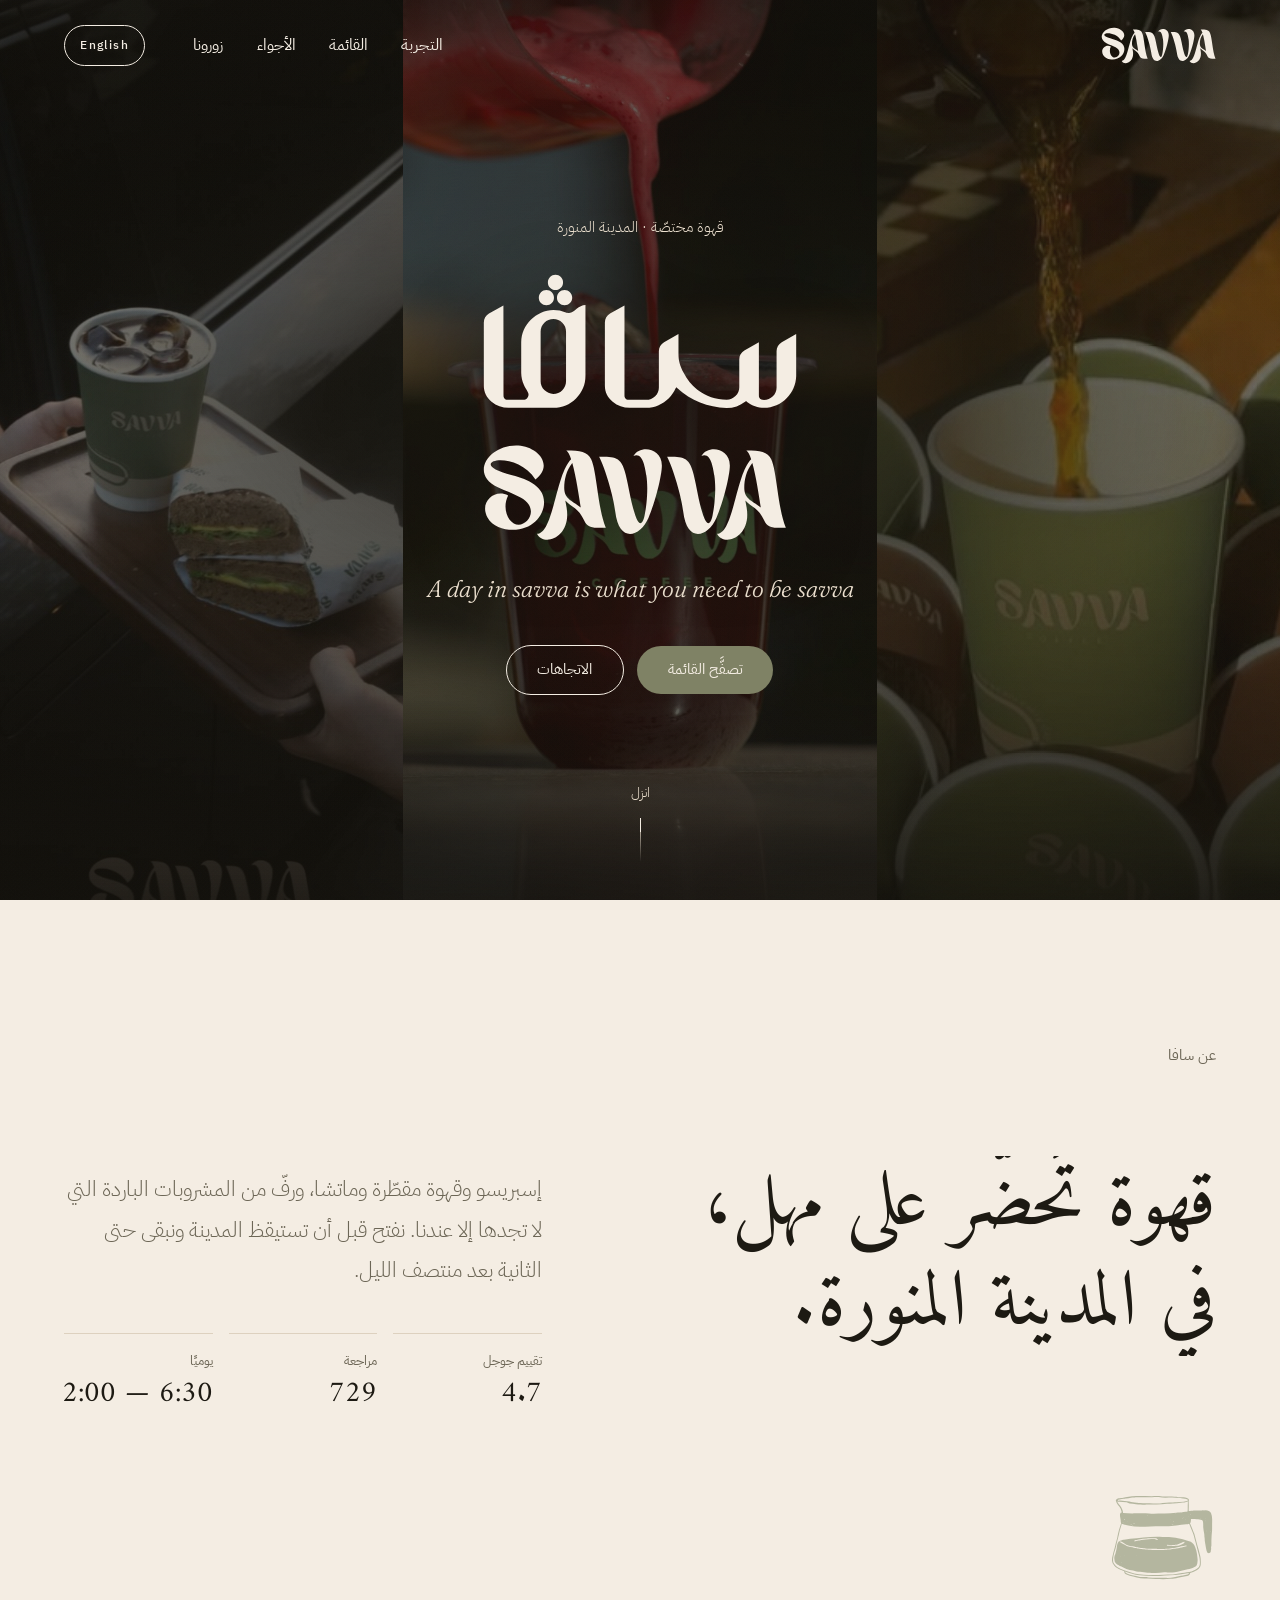
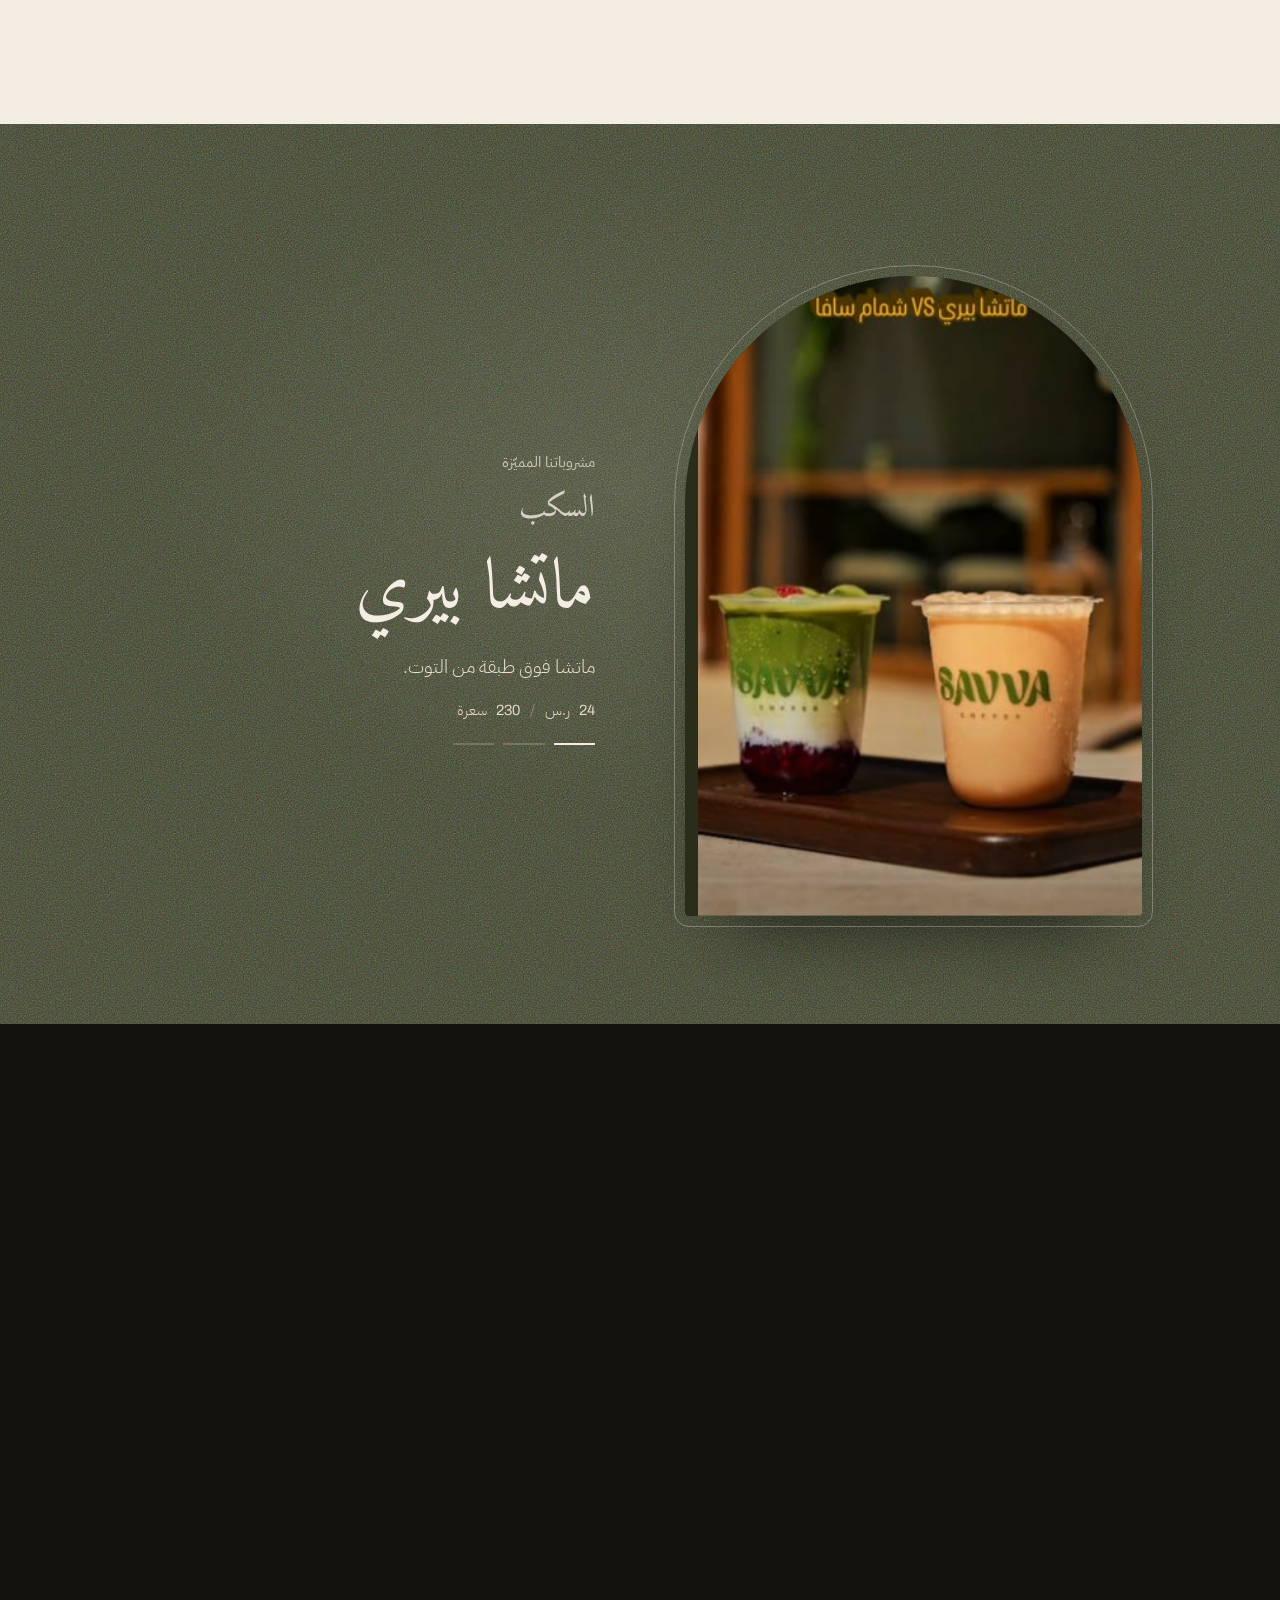
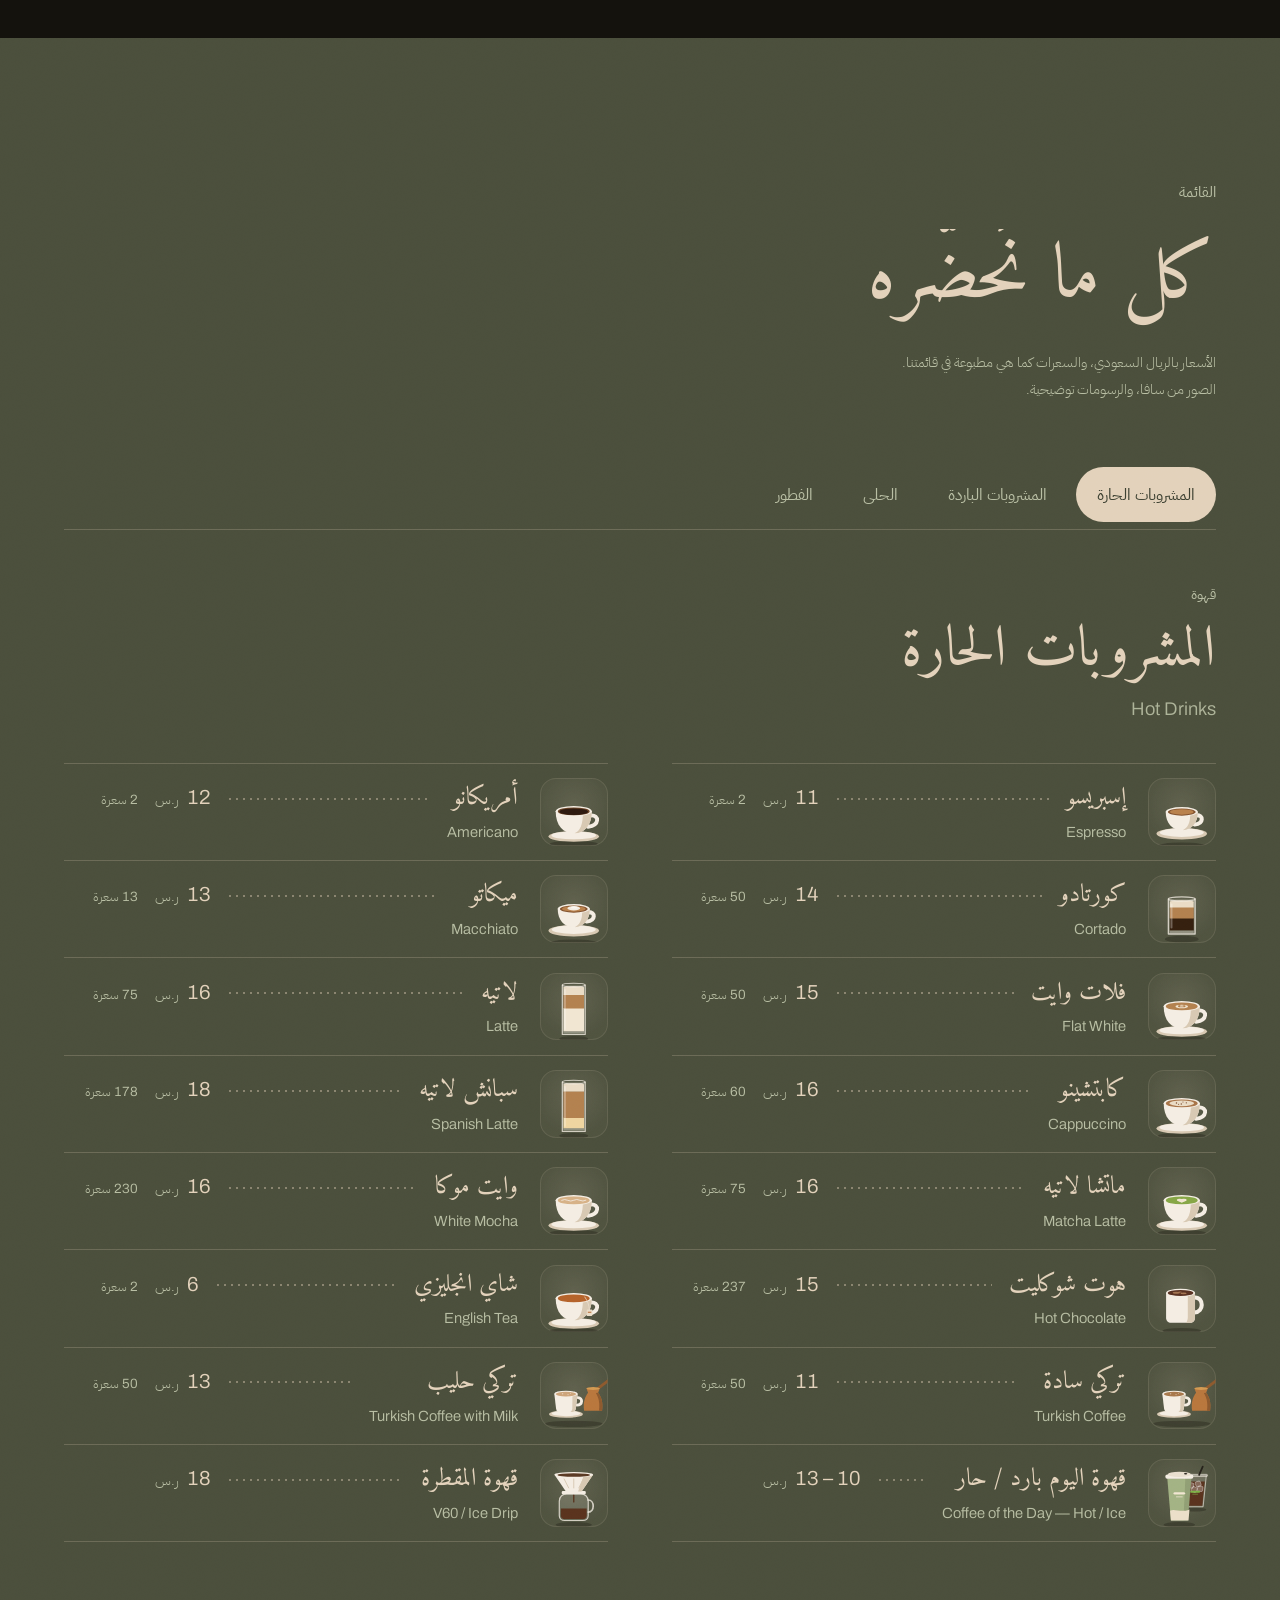
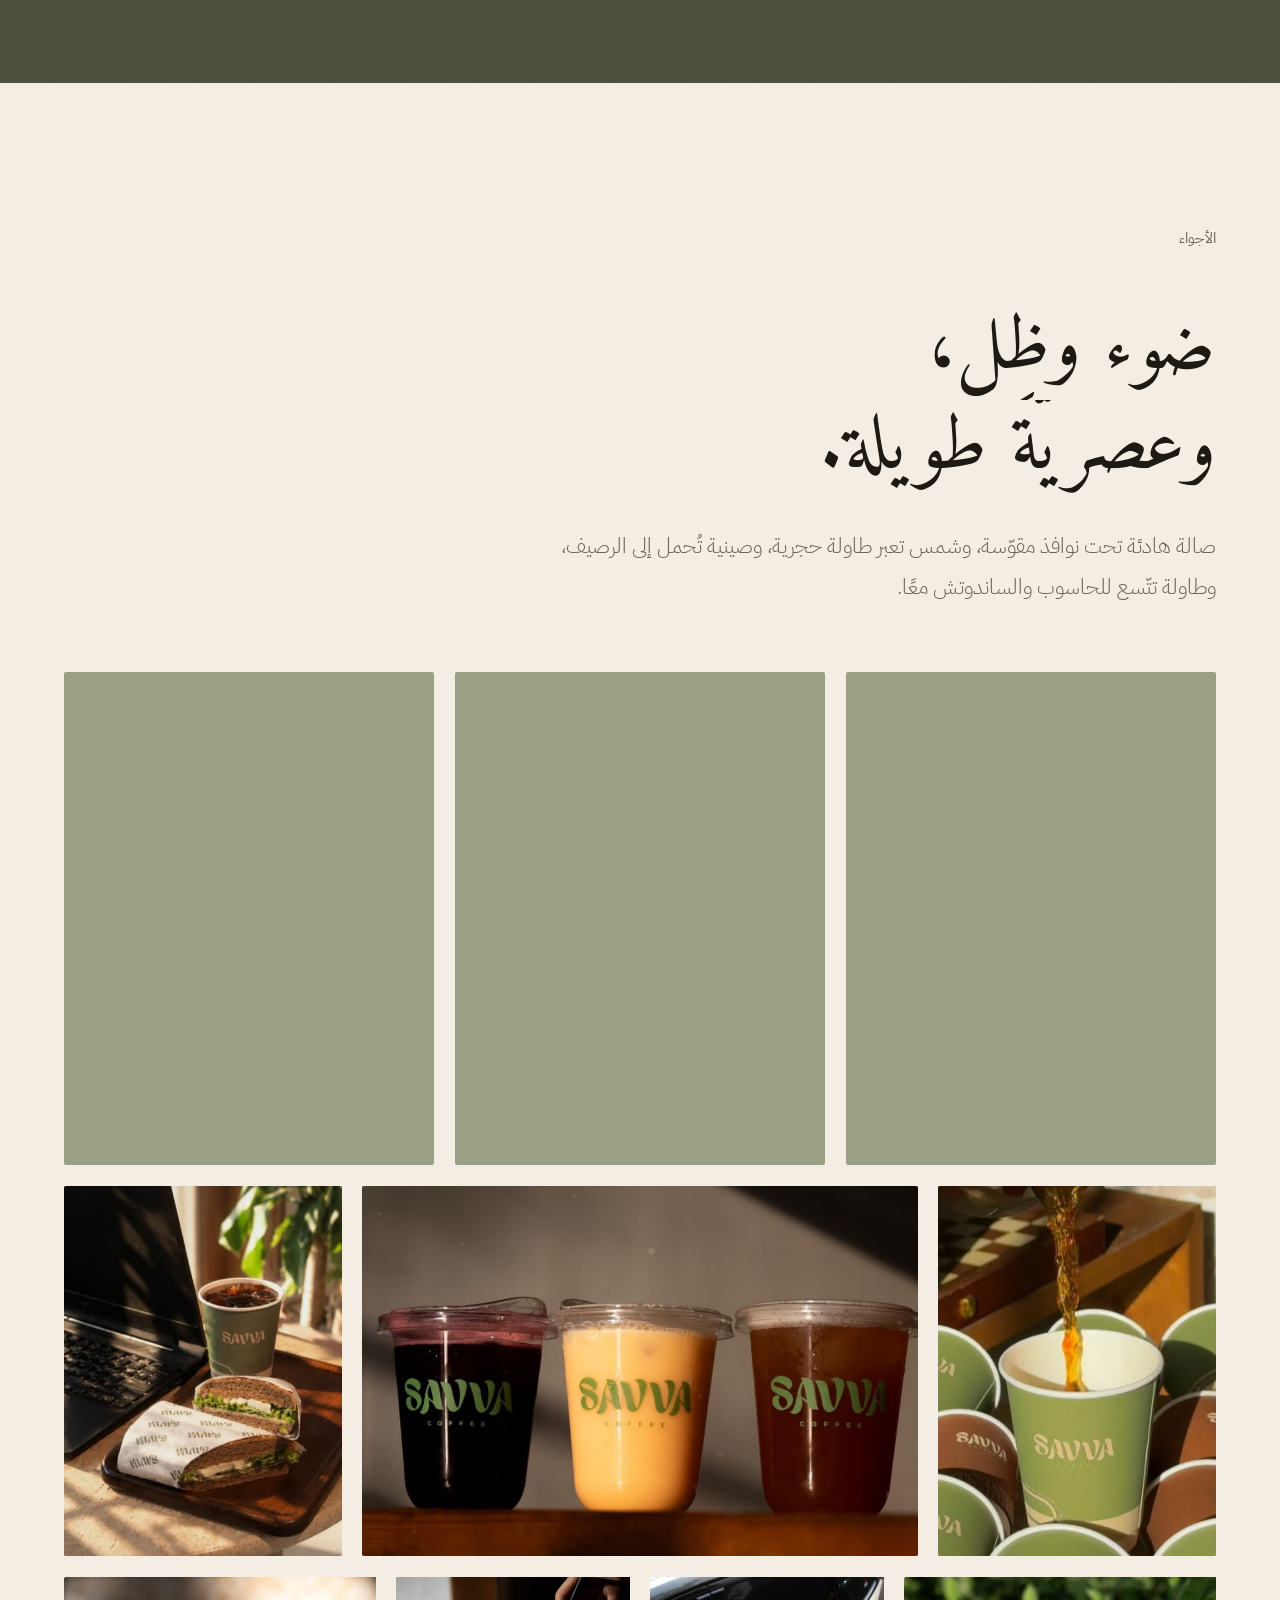
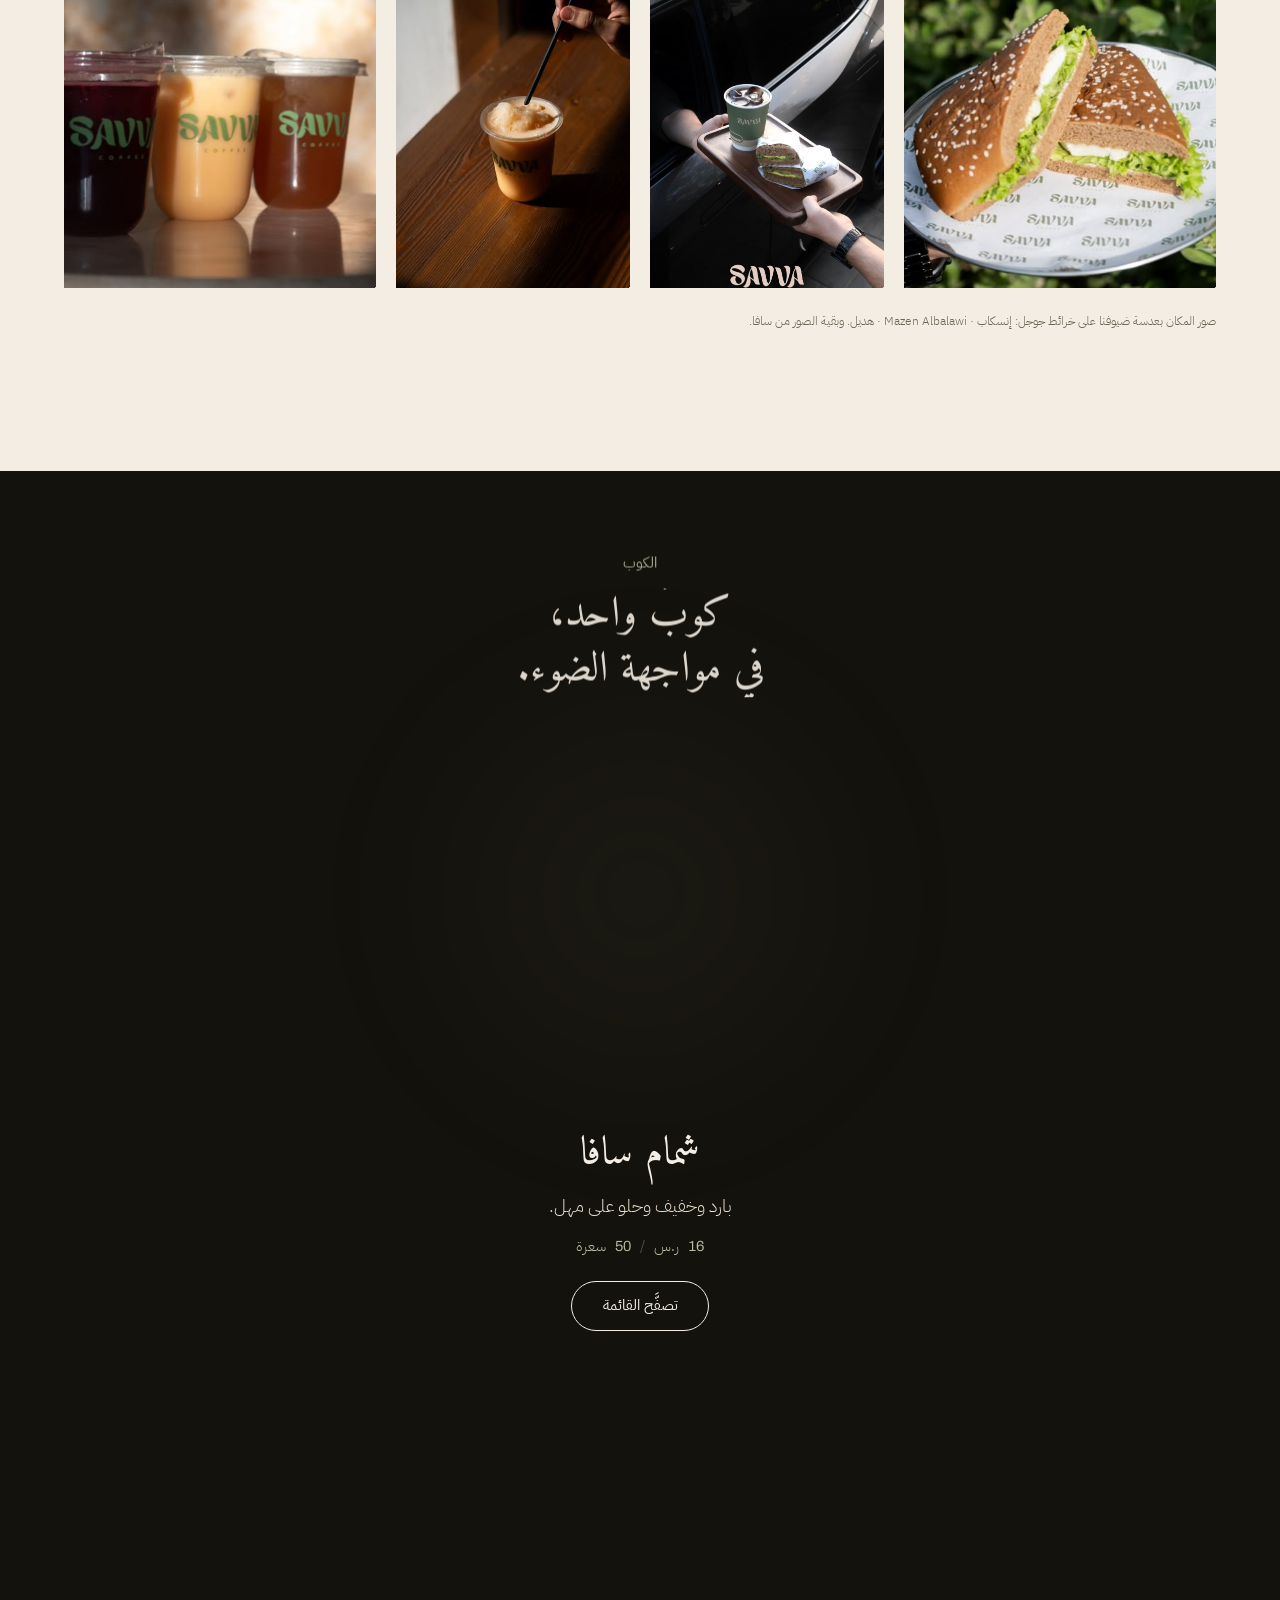
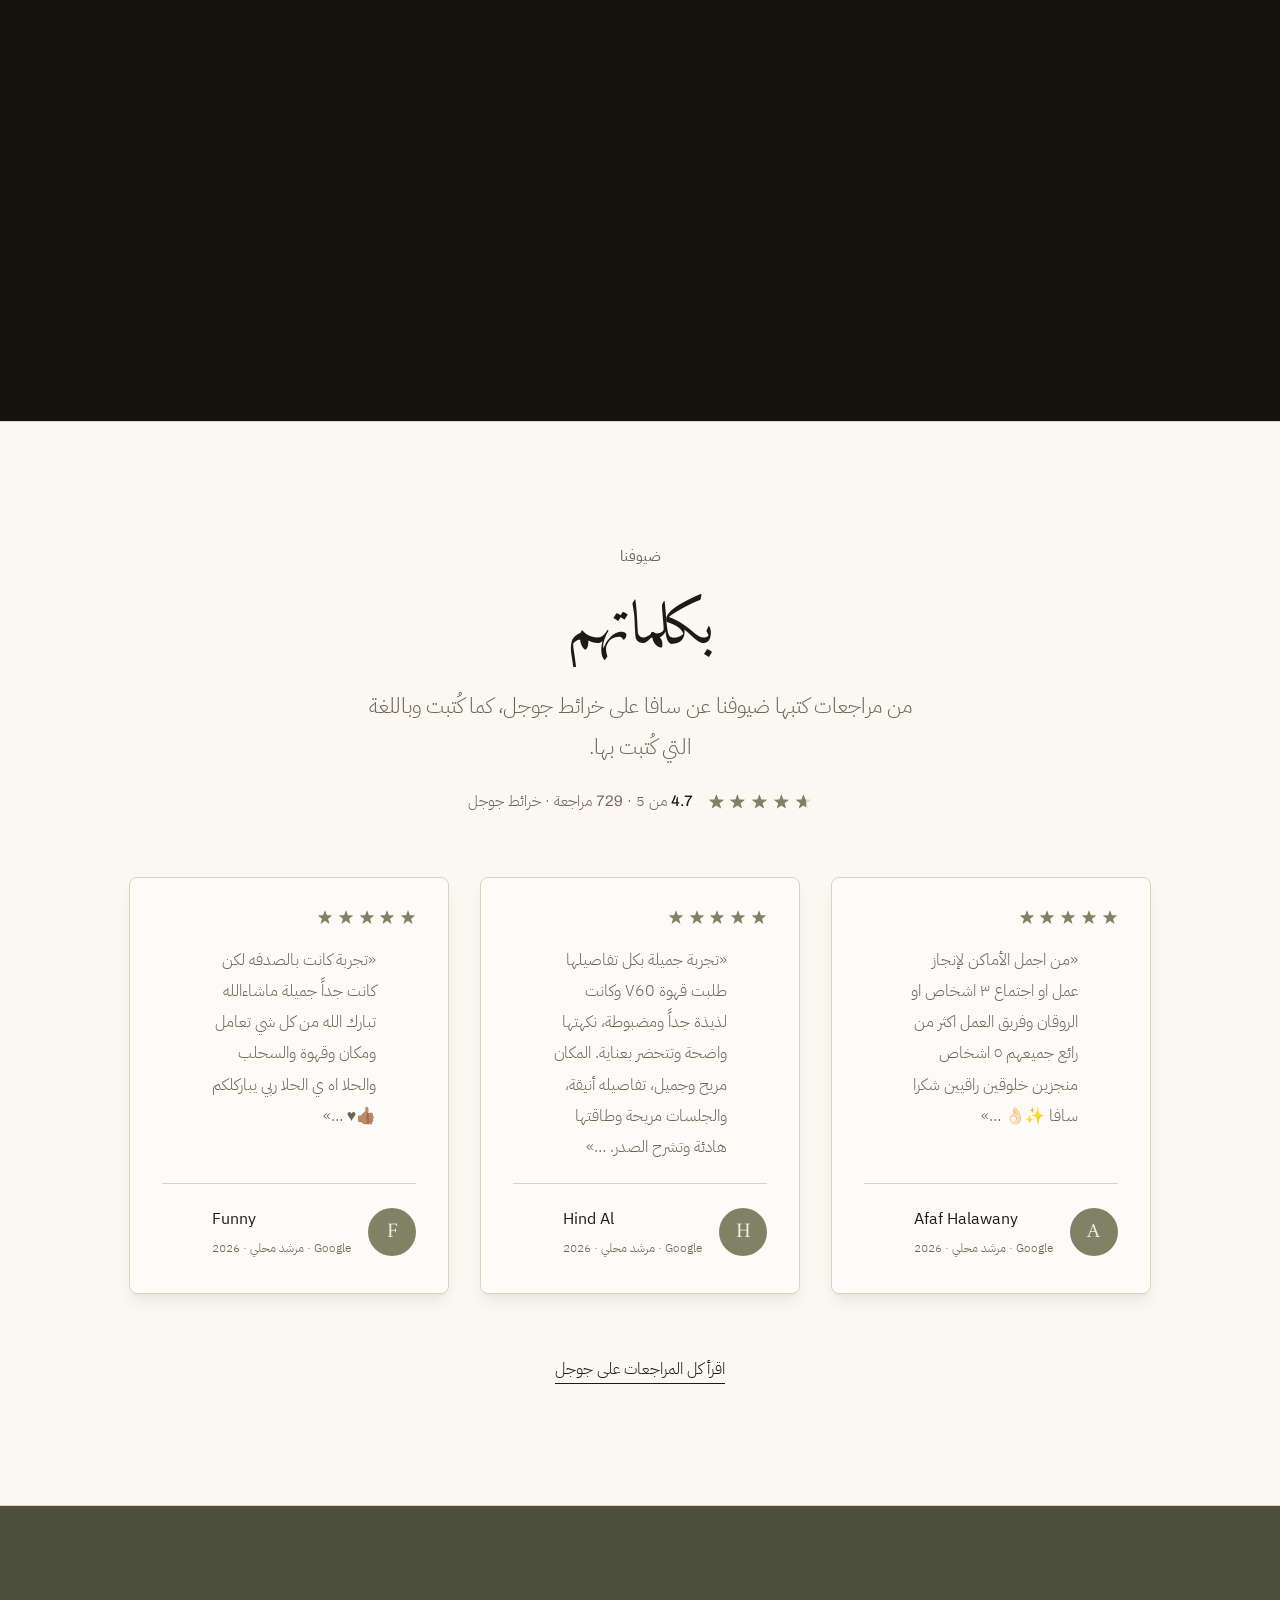
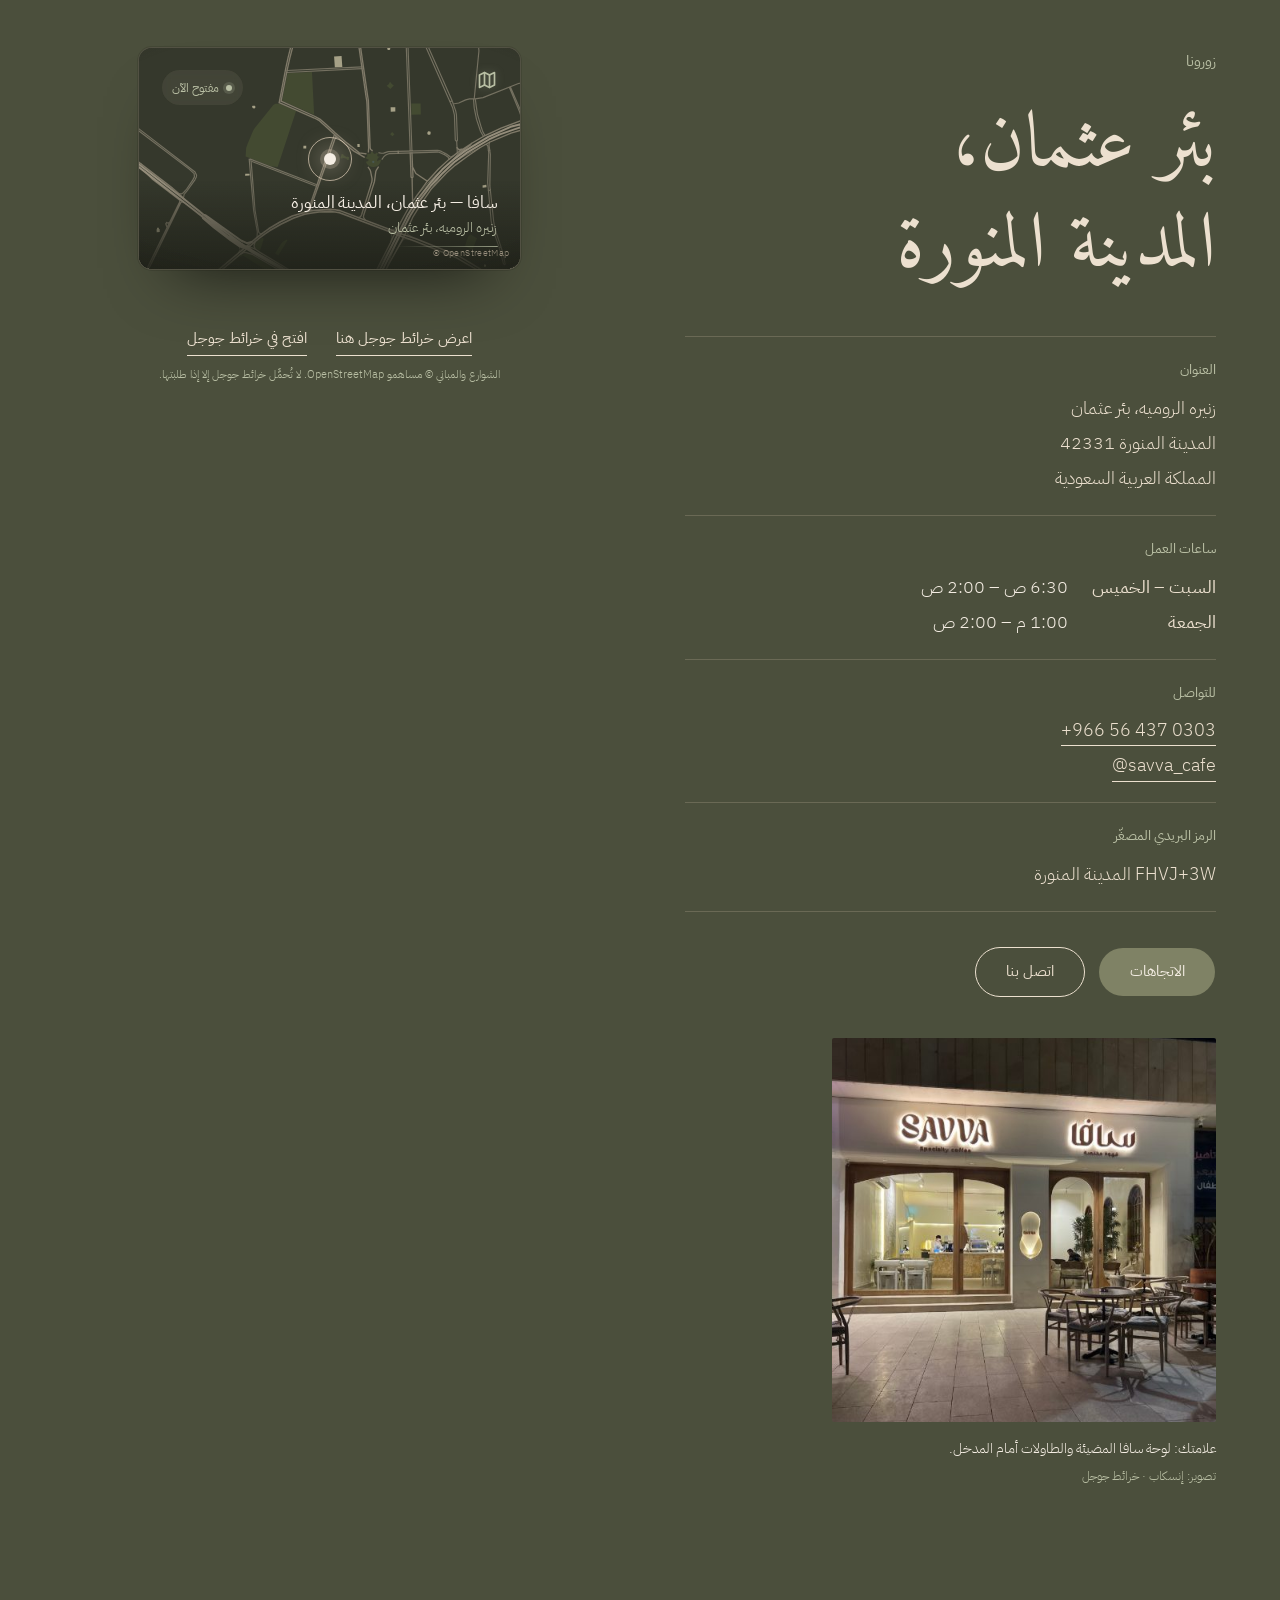
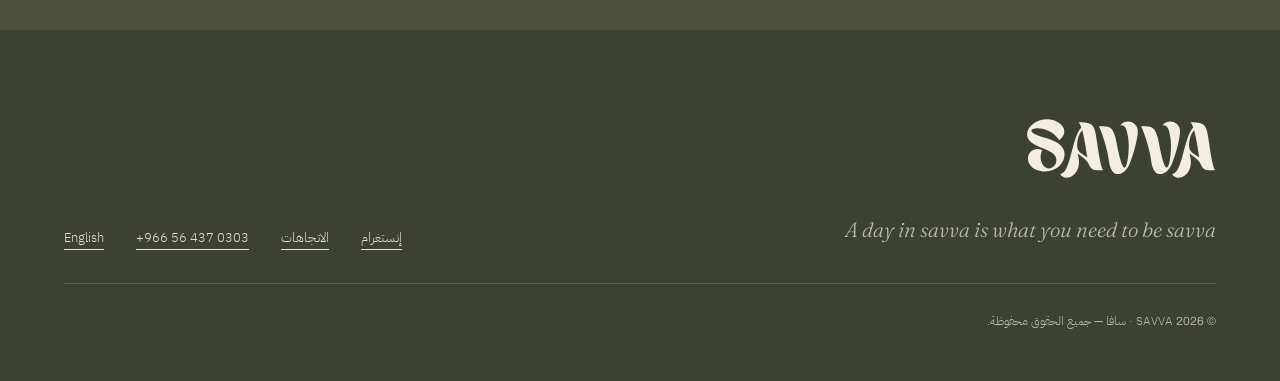
<file: ar/index.html>
<!doctype html>
<html lang="ar" dir="rtl" class="no-js">
<head>
<meta charset="utf-8">
<meta name="viewport" content="width=device-width, initial-scale=1, viewport-fit=cover">
<title>سافا — قهوة مختصّة في المدينة المنورة</title>
<meta name="description" content="سافا بيت قهوة مختصّة في المدينة المنورة. إسبريسو وقهوة مقطّرة وماتشا ومشروبات باردة خاصة بنا، من السادسة والنصف صباحًا حتى الثانية بعد منتصف الليل.">
<link rel="canonical" href="https://savva-coffee-madinah.netlify.app/ar/">
<link rel="alternate" hreflang="ar" href="https://savva-coffee-madinah.netlify.app/ar/">
<link rel="alternate" hreflang="en" href="https://savva-coffee-madinah.netlify.app/">
<link rel="alternate" hreflang="x-default" href="https://savva-coffee-madinah.netlify.app/">
<meta name="theme-color" content="#7F8265">
<meta property="og:type" content="website">
<meta property="og:site_name" content="SAVVA">
<meta property="og:locale" content="ar_SA">
<meta property="og:locale:alternate" content="en_US">
<meta property="og:title" content="سافا — قهوة مختصّة في المدينة المنورة">
<meta property="og:description" content="سافا بيت قهوة مختصّة في المدينة المنورة. إسبريسو وقهوة مقطّرة وماتشا ومشروبات باردة خاصة بنا، من السادسة والنصف صباحًا حتى الثانية بعد منتصف الليل.">
<meta property="og:url" content="https://savva-coffee-madinah.netlify.app/ar/">
<meta property="og:image" content="https://savva-coffee-madinah.netlify.app/assets/img/three-cups-shadow.jpg">
<meta name="twitter:card" content="summary_large_image">
<link rel="icon" href="../assets/img/favicon.svg" type="image/svg+xml">
<link rel="apple-touch-icon" href="../assets/img/savva-mark-tile.jpg">
<link rel="preconnect" href="https://fonts.googleapis.com">
<link rel="preconnect" href="https://fonts.gstatic.com" crossorigin>
<link rel="preload" as="image" href="../assets/img/hibiscus-pour.jpg" imagesrcset="../assets/img/hibiscus-pour.jpg 480w, ../assets/img/hd/hibiscus-pour.jpg 1280w" imagesizes="(min-width: 56rem) 48vw, 114vw" fetchpriority="high">
<link rel="stylesheet" href="https://fonts.googleapis.com/css2?family=Amiri:wght@400;700&family=Archivo:wght@300..600&family=Fraunces:ital,wght@1,300&family=IBM+Plex+Sans+Arabic:wght@200..600&display=swap">
<link rel="stylesheet" href="../assets/css/savva.css">
<script>document.documentElement.classList.remove('no-js');document.documentElement.classList.add('js')</script>
<script type="application/ld+json">{"@context":"https://schema.org","@type":"CafeOrCoffeeShop","name":"سافا","alternateName":"SAVVA","description":"سافا بيت قهوة مختصّة في المدينة المنورة. إسبريسو وقهوة مقطّرة وماتشا ومشروبات باردة خاصة بنا، من السادسة والنصف صباحًا حتى الثانية بعد منتصف الليل.","url":"https://savva-coffee-madinah.netlify.app/ar/","image":"https://savva-coffee-madinah.netlify.app/assets/img/three-cups-shadow.jpg","telephone":"+966 56 437 0303","servesCuisine":"Coffee","priceRange":"SAR 6–27","sameAs":["https://www.instagram.com/savva_cafe/"],"address":{"@type":"PostalAddress","streetAddress":"زنيره الروميه، بئر عثمان","addressLocality":"المدينة المنورة","postalCode":"42331","addressCountry":"SA"},"geo":{"@type":"GeoCoordinates","latitude":24.4926931,"longitude":39.5823565},"hasMap":"https://maps.app.goo.gl/geB2uSVz2UD7soM46","openingHoursSpecification":[{"@type":"OpeningHoursSpecification","dayOfWeek":["Saturday","Sunday","Monday","Tuesday","Wednesday","Thursday"],"opens":"06:30","closes":"02:00"},{"@type":"OpeningHoursSpecification","dayOfWeek":["Friday"],"opens":"13:00","closes":"02:00"}],"hasMenu":{"@type":"Menu","hasMenuSection":[{"@type":"MenuSection","name":"المشروبات الحارة","hasMenuItem":[{"@type":"MenuItem","name":"إسبريسو","offers":{"@type":"Offer","price":11,"priceCurrency":"SAR"}},{"@type":"MenuItem","name":"أمريكانو","offers":{"@type":"Offer","price":12,"priceCurrency":"SAR"}},{"@type":"MenuItem","name":"كورتادو","offers":{"@type":"Offer","price":14,"priceCurrency":"SAR"}},{"@type":"MenuItem","name":"ميكاتو","offers":{"@type":"Offer","price":13,"priceCurrency":"SAR"}},{"@type":"MenuItem","name":"فلات وايت","offers":{"@type":"Offer","price":15,"priceCurrency":"SAR"}},{"@type":"MenuItem","name":"لاتيه","offers":{"@type":"Offer","price":16,"priceCurrency":"SAR"}},{"@type":"MenuItem","name":"كابتشينو","offers":{"@type":"Offer","price":16,"priceCurrency":"SAR"}},{"@type":"MenuItem","name":"سبانش لاتيه","offers":{"@type":"Offer","price":18,"priceCurrency":"SAR"}},{"@type":"MenuItem","name":"ماتشا لاتيه","offers":{"@type":"Offer","price":16,"priceCurrency":"SAR"}},{"@type":"MenuItem","name":"وايت موكا","offers":{"@type":"Offer","price":16,"priceCurrency":"SAR"}},{"@type":"MenuItem","name":"هوت شوكليت","offers":{"@type":"Offer","price":15,"priceCurrency":"SAR"}},{"@type":"MenuItem","name":"شاي انجليزي","offers":{"@type":"Offer","price":6,"priceCurrency":"SAR"}},{"@type":"MenuItem","name":"تركي سادة","offers":{"@type":"Offer","price":11,"priceCurrency":"SAR"}},{"@type":"MenuItem","name":"تركي حليب","offers":{"@type":"Offer","price":13,"priceCurrency":"SAR"}},{"@type":"MenuItem","name":"قهوة اليوم بارد / حار","offers":{"@type":"Offer","priceCurrency":"SAR","priceSpecification":{"@type":"PriceSpecification","minPrice":10,"maxPrice":13,"priceCurrency":"SAR"}}},{"@type":"MenuItem","name":"قهوة المقطرة","offers":{"@type":"Offer","price":18,"priceCurrency":"SAR"}}]},{"@type":"MenuSection","name":"المشروبات الباردة","hasMenuItem":[{"@type":"MenuItem","name":"ايس أمركانو","offers":{"@type":"Offer","price":15,"priceCurrency":"SAR"}},{"@type":"MenuItem","name":"ألفريدو","offers":{"@type":"Offer","price":14,"priceCurrency":"SAR"}},{"@type":"MenuItem","name":"ايس لاتيه","offers":{"@type":"Offer","price":17,"priceCurrency":"SAR"}},{"@type":"MenuItem","name":"ايس سبانيش لاتيه","offers":{"@type":"Offer","price":19,"priceCurrency":"SAR"}},{"@type":"MenuItem","name":"ايس ماتشا لاتيه","offers":{"@type":"Offer","price":17,"priceCurrency":"SAR"}},{"@type":"MenuItem","name":"ايس ماتشا سبانيش لاتيه","offers":{"@type":"Offer","price":19,"priceCurrency":"SAR"}},{"@type":"MenuItem","name":"سافا ماتشا","offers":{"@type":"Offer","price":22,"priceCurrency":"SAR"}},{"@type":"MenuItem","name":"ماتشا بيري","offers":{"@type":"Offer","price":24,"priceCurrency":"SAR"}},{"@type":"MenuItem","name":"ايس تي سافا","offers":{"@type":"Offer","price":17,"priceCurrency":"SAR"}},{"@type":"MenuItem","name":"ايس كركديه سافا","offers":{"@type":"Offer","price":17,"priceCurrency":"SAR"}},{"@type":"MenuItem","name":"سلاش كركديه سافا","offers":{"@type":"Offer","price":17,"priceCurrency":"SAR"}},{"@type":"MenuItem","name":"ايس شيكن","offers":{"@type":"Offer","price":20,"priceCurrency":"SAR"}},{"@type":"MenuItem","name":"ايس وايت موكا","offers":{"@type":"Offer","price":19,"priceCurrency":"SAR"}},{"@type":"MenuItem","name":"ايس شوكلت","offers":{"@type":"Offer","price":17,"priceCurrency":"SAR"}},{"@type":"MenuItem","name":"شمام سافا","offers":{"@type":"Offer","price":16,"priceCurrency":"SAR"}}]},{"@type":"MenuSection","name":"الحلى","hasMenuItem":[{"@type":"MenuItem","name":"مديني كوكيز","offers":{"@type":"Offer","price":12,"priceCurrency":"SAR"}},{"@type":"MenuItem","name":"دانيش سينابون","offers":{"@type":"Offer","price":19,"priceCurrency":"SAR"}},{"@type":"MenuItem","name":"ماربل كيك","offers":{"@type":"Offer","price":11,"priceCurrency":"SAR"}},{"@type":"MenuItem","name":"كرانشي شوكلت","offers":{"@type":"Offer","price":8,"priceCurrency":"SAR"}},{"@type":"MenuItem","name":"تشيز كيك بلوبيري","offers":{"@type":"Offer","price":27,"priceCurrency":"SAR"}},{"@type":"MenuItem","name":"كيكة البيكان","offers":{"@type":"Offer","price":21,"priceCurrency":"SAR"}},{"@type":"MenuItem","name":"كيكة شوكلت","offers":{"@type":"Offer","price":18,"priceCurrency":"SAR"}}]},{"@type":"MenuSection","name":"الفطور","hasMenuItem":[{"@type":"MenuItem","name":"ساندوتش تركي","offers":{"@type":"Offer","price":19,"priceCurrency":"SAR"}},{"@type":"MenuItem","name":"ساندوتش حلوم","offers":{"@type":"Offer","price":18,"priceCurrency":"SAR"}}]}]}}</script>
</head>
<body>
<a class="skip" href="#main">تخطَّ إلى المحتوى</a>
<header class="nav" data-nav>
  <div class="nav__bar">
    <a class="nav__mark" href="./" aria-label="SAVVA — سافا"><svg class="mark mark--word" aria-hidden="true" focusable="false" xmlns="http://www.w3.org/2000/svg" viewBox="79.7 589.4 336.8 107.8" fill="currentColor"><g transform="translate(0,1920) scale(1,-1)"><path d="M113.5 1235.7C134.1 1235.7 148.1 1250.5 148.1 1266.2C148.1 1282.9 131.2 1291 112.9 1295.7C95.8 1300.1 89.3 1304.7 89.3 1307.9C89.3 1310.6 93.8 1312.4 100.2 1312.4C111.4 1312.4 128.7 1306.9 138.6 1291.2C145.1 1296.2 147.7 1301.6 147.7 1306.5C147.7 1318 133.8 1327.7 119.8 1328.5C119 1328.6 118.1 1328.6 117.3 1328.6C97.4 1328.6 81.7 1315.2 81.7 1301.9C81.7 1294.8 86.3 1287.6 97.1 1282.5C104.6 1279 114.3 1275.6 122.2 1271.3C130.5 1266.9 133.6 1261 133.6 1255.8C133.6 1248 126.9 1241.3 120.1 1241.3C112.9 1241.3 105.6 1249.8 105.6 1261.5C105.6 1265.4 106.5 1269.5 108.5 1273.6C105.7 1275.1 102.8 1275.7 100.1 1275.7C91 1275.7 83.1 1268.4 83.1 1258.9C83.1 1255.8 84 1252.5 85.9 1249C91 1239.6 103 1235.7 113.5 1235.7M350 1224.8C360 1224.8 372 1234.3 372 1252.3C372 1254.8 371.8 1257.5 371.3 1260.3C370.9 1262.7 370.4 1265.3 369.9 1268.1C376.5 1260.7 384.7 1259.8 390.7 1246C393 1240.8 397.4 1237.9 404.7 1237.9L414.5 1237.9C405.3 1261.8 404.6 1300.4 398.4 1313.4C394.5 1321.7 386.3 1323 371 1323C372.9 1321.8 374.6 1318.4 376.3 1313.6C359.1 1296.5 357.2 1231.4 338.7 1231.4C341 1226.9 345.3 1224.8 350 1224.8M386.9 1260.4C379.4 1267 368.7 1269 368.7 1281.9C368.8 1290.9 370.8 1300.6 377.6 1309.2C381.9 1294 385.1 1270.8 386.9 1260.4M317.6 1231.2C325.2 1231.2 333.5 1238.5 338 1248.8C345.8 1267.2 352.8 1295.6 352.8 1306.7C352.8 1318.7 343.5 1324.5 335.2 1324.5C329.7 1324.5 324.4 1322.1 321.5 1317C322.6 1317.6 323.7 1317.8 324.7 1317.8C332.6 1317.8 334.5 1302.2 335.7 1295.5C336.3 1291.6 336.7 1286.6 336.7 1281.1C336.7 1270.7 335.5 1258.9 333.7 1251.2C332.3 1245.2 330.7 1243 329.2 1243C326.7 1243 324.3 1248.9 322.8 1253.7C317.8 1270.4 316.8 1280.8 312.9 1296.8C307.9 1317 300.4 1315.9 283.7 1316.1C290.5 1302.6 299.5 1272.3 301.4 1255.9C303.5 1238.1 310.2 1231.2 317.6 1231.2M242.8 1231.2C250.3 1231.2 258.6 1238.5 263.1 1248.8C270.9 1267.2 277.9 1295.6 277.9 1306.7C277.9 1318.7 268.6 1324.5 260.3 1324.5C254.8 1324.5 249.5 1322.1 246.6 1317C247.7 1317.6 248.8 1317.8 249.8 1317.8C257.7 1317.8 259.6 1302.2 260.8 1295.5C261.4 1291.6 261.8 1286.6 261.8 1281.1C261.8 1270.7 260.6 1258.9 258.8 1251.2C257.4 1245.2 255.8 1243 254.3 1243C251.8 1243 249.4 1248.9 248 1253.7C242.9 1270.4 241.9 1280.8 238 1296.8C233 1317 225.5 1315.9 208.8 1316.1C215.6 1302.6 224.6 1272.3 226.5 1255.9C228.6 1238.1 235.3 1231.2 242.8 1231.2M151.6 1224.8C161.6 1224.8 173.6 1234.3 173.6 1252.3C173.6 1254.8 173.4 1257.5 172.9 1260.3C172.5 1262.7 172 1265.3 171.5 1268.1C178.1 1260.7 186.3 1259.8 192.3 1246C194.6 1240.8 199 1237.9 206.3 1237.9L216.1 1237.9C206.9 1261.8 206.2 1300.4 200 1313.4C196.1 1321.7 187.9 1323 172.6 1323C174.5 1321.8 176.2 1318.4 177.9 1313.6C160.6 1296.5 158.8 1231.4 140.3 1231.4C142.6 1226.9 146.9 1224.8 151.6 1224.8M188.5 1260.4C181 1267 170.3 1269 170.3 1281.9C170.4 1290.9 172.4 1300.6 179.2 1309.2C183.5 1294 186.7 1270.8 188.5 1260.4"/></g></svg></a>
    <nav class="nav__links" aria-label="التنقل الرئيسي">
      <a href="#experience">التجربة</a><a href="#menu">القائمة</a><a href="#atmosphere">الأجواء</a><a href="#location">زورونا</a>
    </nav>
    <div class="nav__end">
      <a class="nav__lang" href="../" lang="en" dir="ltr" hreflang="en">English</a>
      <button class="nav__toggle" type="button" aria-expanded="false" aria-controls="nav-panel" data-nav-toggle>
        <span class="nav__toggle-lines" aria-hidden="true"><i></i><i></i></span>
        <span class="u-sr">القائمة</span>
      </button>
    </div>
  </div>
  <div class="nav__panel" id="nav-panel" hidden data-nav-panel>
    <nav aria-label="تنقل الجوال">
      <a href="#experience" style="--i:0">التجربة</a><a href="#menu" style="--i:1">القائمة</a><a href="#atmosphere" style="--i:2">الأجواء</a><a href="#location" style="--i:3">زورونا</a>
    </nav>
    <a class="nav__panel-lang" href="../" lang="en" hreflang="en">English</a>
  </div>
</header>
<main id="main">
<section class="hero" data-hero>
  <div class="hero__media">
    <figure><img src="../assets/img/coffee-pour-cups.jpg" alt="" width="360" height="640" decoding="async" data-parallax="0.10"></figure>
    <figure><img src="../assets/img/hibiscus-pour.jpg" srcset="../assets/img/hibiscus-pour.jpg 480w, ../assets/img/hd/hibiscus-pour.jpg 1280w" sizes="(min-width: 56rem) 48vw, 114vw" alt="كركديه أحمر يُسكب في كوب سافا فوق الثلج" width="480" height="640" fetchpriority="high" decoding="async" data-parallax="0.16"></figure>
    <figure><img src="../assets/img/curbside-tray.jpg" srcset="../assets/img/curbside-tray.jpg 518w, ../assets/img/hd/curbside-tray.jpg 1080w" sizes="(min-width: 56rem) 42vw, 1px" alt="" width="518" height="640" decoding="async" data-parallax="0.07"></figure>
  </div>
  <div class="hero__inner">
    <p class="hero__eyebrow reveal">قهوة مختصّة · المدينة المنورة</p>
    <h1 class="hero__lockup reveal"><span class="u-sr">سافا — قهوة مختصّة في المدينة المنورة، المملكة العربية السعودية</span><svg class="mark mark--lockup" aria-hidden="true" focusable="false" xmlns="http://www.w3.org/2000/svg" viewBox="79.7 401.3 348.2 295.9" fill="currentColor"><g transform="translate(0,1920) scale(1,-1)"><path d="M254.5 1378.9L242.4 1378.9C239.1 1378.9 236.7 1380.2 236.7 1383.8L236.7 1483L220.8 1474C217.2 1471.7 215.1 1468.5 215.1 1464.1L215.1 1394.6C215.1 1387.3 218 1381.5 223.7 1376.9C229.1 1372.5 235.4 1370.1 242.4 1370.1L254.5 1370.1L260.7 1370.1C265.4 1370.1 270 1371 274.3 1373C278.5 1374.9 282.3 1377.4 285.6 1380.7C288.7 1383.8 291.2 1387.5 293.1 1391.6L293.7 1392.8L294.7 1391.9C310.2 1377.9 328.4 1370.7 349.2 1369.9L349.3 1369.9C357 1369.9 363.9 1372.3 370 1377.1L370.7 1377.6L371.8 1376.6C374.5 1374.6 377.4 1372.9 380.6 1371.8C383.8 1370.7 387.1 1370.1 390.4 1370.1C395.2 1370.1 399.7 1371 404.1 1372.9C408.3 1374.7 412.1 1377.3 415.3 1380.6C418.5 1383.9 421.1 1387.7 422.9 1391.8C424.8 1396.1 425.8 1400.6 425.9 1405.2L425.9 1451.5L410 1442.5C406.4 1440.2 404.3 1437 404.3 1432.7L404.3 1392.5C404.3 1388.7 402.9 1385.5 400.2 1382.8C397.5 1380.2 394.2 1378.8 390.4 1378.8C387.2 1378.8 384.8 1380 384.8 1383.6L384.8 1442.4L368.8 1433.2C365.2 1431 363.2 1427.8 363.2 1423.5L363.2 1392.8C363.2 1389 361.8 1385.8 359 1383.1C356.3 1380.5 353.1 1379.1 349.3 1379.1C337.3 1379.1 326.5 1382.8 317 1390.1C310.5 1395 305.5 1401.4 301.9 1408.7C298 1416.4 296.2 1421.3 296.2 1430.1L296.2 1451.5L280.3 1442.5L280.3 1442.5C276.7 1440.2 274.6 1437 274.6 1432.7L274.6 1392.6C274.6 1388.8 273.2 1385.6 270.5 1382.9C267.7 1380.2 264.5 1378.9 260.7 1378.9ZM169 1508.3C169 1506 168.2 1504 166.6 1502.4C165 1500.7 163 1499.9 160.7 1499.9C158.3 1499.9 156.4 1500.7 154.7 1502.4C153.1 1504 152.3 1506 152.3 1508.3C152.3 1510.6 153.1 1512.6 154.7 1514.2C156.4 1515.9 158.3 1516.7 160.7 1516.7C163 1516.7 165 1515.9 166.6 1514.2C168.2 1512.6 169 1510.6 169 1508.3M179.1 1491.5C179.1 1489.2 178.2 1487.2 176.6 1485.6C175 1484 173 1483.2 170.7 1483.2C168.3 1483.2 166.4 1484 164.7 1485.6C163.1 1487.2 162.3 1489.2 162.3 1491.5C162.3 1493.9 163.1 1495.8 164.7 1497.5C166.4 1499.1 168.3 1499.9 170.7 1499.9C173 1499.9 175 1499.1 176.6 1497.5C178.2 1495.8 179.1 1493.9 179.1 1491.5M159 1491.5C159 1489.2 158.2 1487.2 156.6 1485.6C155 1484 153 1483.2 150.7 1483.2C148.3 1483.2 146.4 1484 144.7 1485.6C143.1 1487.2 142.3 1489.2 142.3 1491.5C142.3 1493.9 143.1 1495.8 144.7 1497.5C146.4 1499.1 148.3 1499.9 150.7 1499.9C153 1499.9 155 1499.1 156.6 1497.5C158.2 1495.8 159 1493.9 159 1491.5M103.3 1483L87.4 1474C83.8 1471.7 81.7 1468.5 81.7 1464.1L81.7 1394.6C81.7 1387.3 84.6 1381.5 90.2 1376.9C95.7 1372.5 101.9 1370.1 109 1370.1L158.4 1370.1C168.2 1370.1 176.4 1373.6 183.3 1380.5C190.2 1387.4 193.7 1395.6 193.7 1405.4L193.7 1483.4C189.9 1483.2 187.1 1481.6 184 1479.2C181.6 1477.3 178.9 1474.5 175.7 1474.5C174.9 1474.5 174.2 1474.6 173.5 1474.8L173.5 1474.5L172.1 1475.2C167.7 1477 163.1 1477.9 158.4 1477.9C153.7 1477.9 149.1 1476.9 144.8 1474.9C140.6 1473 136.8 1470.5 133.5 1467.2C130.3 1464 127.7 1460.2 125.8 1456.1C123.9 1451.7 122.9 1447.1 122.9 1442.4L122.9 1408.9C123 1404.2 123.9 1399.7 125.9 1395.4C126.5 1393.9 127.3 1392.5 128.1 1391.2C128.8 1390 129.4 1388.9 130.1 1387.7C130.6 1386.7 131 1385.7 131 1384.6C131 1383.6 130.6 1382.6 130.1 1381.8C129.3 1380.3 128 1379.3 126.4 1378.9L126.2 1378.9L109 1378.9C105.7 1378.9 103.4 1380.2 103.4 1383.8ZM144.3 1426.7L144.3 1454.1C144.3 1458 145.7 1461.3 148.4 1464C151.2 1466.7 154.5 1468 158.4 1468C162.2 1468 165.5 1466.6 168.2 1464C171 1461.3 172.3 1458 172.3 1454.1L172.3 1426.7L172.3 1399.4C172.3 1395.5 170.9 1392.3 168.2 1389.6C165.5 1386.8 162.1 1385.5 158.2 1385.5L158.2 1385.5C154.4 1385.6 151.2 1387 148.4 1389.7C145.7 1392.3 144.3 1395.6 144.3 1399.4Z"/><path d="M113.5 1235.7C134.1 1235.7 148.1 1250.5 148.1 1266.2C148.1 1282.9 131.2 1291 112.9 1295.7C95.8 1300.1 89.3 1304.7 89.3 1307.9C89.3 1310.6 93.8 1312.4 100.2 1312.4C111.4 1312.4 128.7 1306.9 138.6 1291.2C145.1 1296.2 147.7 1301.6 147.7 1306.5C147.7 1318 133.8 1327.7 119.8 1328.5C119 1328.6 118.1 1328.6 117.3 1328.6C97.4 1328.6 81.7 1315.2 81.7 1301.9C81.7 1294.8 86.3 1287.6 97.1 1282.5C104.6 1279 114.3 1275.6 122.2 1271.3C130.5 1266.9 133.6 1261 133.6 1255.8C133.6 1248 126.9 1241.3 120.1 1241.3C112.9 1241.3 105.6 1249.8 105.6 1261.5C105.6 1265.4 106.5 1269.5 108.5 1273.6C105.7 1275.1 102.8 1275.7 100.1 1275.7C91 1275.7 83.1 1268.4 83.1 1258.9C83.1 1255.8 84 1252.5 85.9 1249C91 1239.6 103 1235.7 113.5 1235.7M350 1224.8C360 1224.8 372 1234.3 372 1252.3C372 1254.8 371.8 1257.5 371.3 1260.3C370.9 1262.7 370.4 1265.3 369.9 1268.1C376.5 1260.7 384.7 1259.8 390.7 1246C393 1240.8 397.4 1237.9 404.7 1237.9L414.5 1237.9C405.3 1261.8 404.6 1300.4 398.4 1313.4C394.5 1321.7 386.3 1323 371 1323C372.9 1321.8 374.6 1318.4 376.3 1313.6C359.1 1296.5 357.2 1231.4 338.7 1231.4C341 1226.9 345.3 1224.8 350 1224.8M386.9 1260.4C379.4 1267 368.7 1269 368.7 1281.9C368.8 1290.9 370.8 1300.6 377.6 1309.2C381.9 1294 385.1 1270.8 386.9 1260.4M317.6 1231.2C325.2 1231.2 333.5 1238.5 338 1248.8C345.8 1267.2 352.8 1295.6 352.8 1306.7C352.8 1318.7 343.5 1324.5 335.2 1324.5C329.7 1324.5 324.4 1322.1 321.5 1317C322.6 1317.6 323.7 1317.8 324.7 1317.8C332.6 1317.8 334.5 1302.2 335.7 1295.5C336.3 1291.6 336.7 1286.6 336.7 1281.1C336.7 1270.7 335.5 1258.9 333.7 1251.2C332.3 1245.2 330.7 1243 329.2 1243C326.7 1243 324.3 1248.9 322.8 1253.7C317.8 1270.4 316.8 1280.8 312.9 1296.8C307.9 1317 300.4 1315.9 283.7 1316.1C290.5 1302.6 299.5 1272.3 301.4 1255.9C303.5 1238.1 310.2 1231.2 317.6 1231.2M242.8 1231.2C250.3 1231.2 258.6 1238.5 263.1 1248.8C270.9 1267.2 277.9 1295.6 277.9 1306.7C277.9 1318.7 268.6 1324.5 260.3 1324.5C254.8 1324.5 249.5 1322.1 246.6 1317C247.7 1317.6 248.8 1317.8 249.8 1317.8C257.7 1317.8 259.6 1302.2 260.8 1295.5C261.4 1291.6 261.8 1286.6 261.8 1281.1C261.8 1270.7 260.6 1258.9 258.8 1251.2C257.4 1245.2 255.8 1243 254.3 1243C251.8 1243 249.4 1248.9 248 1253.7C242.9 1270.4 241.9 1280.8 238 1296.8C233 1317 225.5 1315.9 208.8 1316.1C215.6 1302.6 224.6 1272.3 226.5 1255.9C228.6 1238.1 235.3 1231.2 242.8 1231.2M151.6 1224.8C161.6 1224.8 173.6 1234.3 173.6 1252.3C173.6 1254.8 173.4 1257.5 172.9 1260.3C172.5 1262.7 172 1265.3 171.5 1268.1C178.1 1260.7 186.3 1259.8 192.3 1246C194.6 1240.8 199 1237.9 206.3 1237.9L216.1 1237.9C206.9 1261.8 206.2 1300.4 200 1313.4C196.1 1321.7 187.9 1323 172.6 1323C174.5 1321.8 176.2 1318.4 177.9 1313.6C160.6 1296.5 158.8 1231.4 140.3 1231.4C142.6 1226.9 146.9 1224.8 151.6 1224.8M188.5 1260.4C181 1267 170.3 1269 170.3 1281.9C170.4 1290.9 172.4 1300.6 179.2 1309.2C183.5 1294 186.7 1270.8 188.5 1260.4"/></g></svg></h1>
    <p class="hero__tagline reveal" lang="en" dir="ltr">A day in savva is what you need to be savva</p>
    <div class="hero__cta reveal">
      <a class="btn btn--solid" href="#menu">تصفَّح القائمة</a>
      <a class="btn btn--ghost" href="https://www.google.com/maps/dir/?api=1&destination=24.4926931,39.5823565" target="_blank" rel="noopener">الاتجاهات</a>
    </div>
  </div>
  <div class="hero__scroll" aria-hidden="true"><span>انزل</span><i></i></div>
</section>
<section class="intro" aria-labelledby="intro-h">
  <div class="wrap intro__grid">
    <p class="kicker reveal">عن سافا</p>
    <h2 class="display intro__h" id="intro-h" data-lines><span class="line"><span class="line__in">قهوة تُحضَّر على مهل،</span></span><span class="line"><span class="line__in">في المدينة المنورة.</span></span></h2>
    <div class="intro__side">
      <p class="lede reveal">إسبريسو وقهوة مقطّرة وماتشا، ورفّ من المشروبات الباردة التي لا تجدها إلا عندنا. نفتح قبل أن تستيقظ المدينة ونبقى حتى الثانية بعد منتصف الليل.</p>
      <dl class="stats reveal">
        <div class="stats__item"><dt>تقييم جوجل</dt><dd>4.7</dd></div><div class="stats__item"><dt>مراجعة</dt><dd>729</dd></div><div class="stats__item"><dt>يوميًا</dt><dd>6:30 — 2:00</dd></div>
      </dl>
    </div>
    <div class="intro__ornament" aria-hidden="true"><img class="mark mark--cup" src="../assets/img/ornament-cup.svg" alt="" width="113" height="95" loading="lazy" decoding="async"></div>
  </div>
</section>
<section class="pour" id="experience" aria-labelledby="pour-h" data-pour style="--count:3;--stage:#4d5a2e">
  <div class="pour__stage">
    <div class="pour__media">
      <figure class="pour__frame is-active" data-frame="0" style="--tone:#4d5a2e">
        <img src="../assets/img/matcha-berry-melon.jpg" alt="ماتشا بيري وشمام سافا على صينية خشبية" width="360" height="640" loading="eager" decoding="async">
      </figure><figure class="pour__frame" data-frame="1" style="--tone:#8a5a2b">
        <img src="../assets/img/melon-in-hand.jpg" srcset="../assets/img/melon-in-hand.jpg 477w, ../assets/img/hd/melon-in-hand.jpg 1080w" sizes="30rem" alt="كوب شمام سافا محمول باليد أمام أوراق خضراء" width="360" height="640" loading="lazy" decoding="async">
      </figure><figure class="pour__frame" data-frame="2" style="--tone:#5a1420">
        <img src="../assets/img/hibiscus-pour.jpg" srcset="../assets/img/hibiscus-pour.jpg 480w, ../assets/img/hd/hibiscus-pour.jpg 1280w" sizes="30rem" alt="كركديه أحمر يُسكب في كوب سافا فوق الثلج" width="360" height="640" loading="lazy" decoding="async">
      </figure>
    </div>
    <div class="pour__panel">
      <p class="kicker">مشروباتنا المميّزة</p>
      <h2 class="display pour__h" id="pour-h">السكب</h2>
      <div class="pour__slides">
        <div class="pour__slide is-active" data-slide="0">
          <h3 class="pour__name">ماتشا بيري</h3>
          <p class="pour__line">ماتشا فوق طبقة من التوت.</p>
          <p class="pour__meta"><span class="num">24</span> ر.س <i>/</i> <span class="num">230</span> سعرة</p>
        </div><div class="pour__slide" data-slide="1" aria-hidden="true">
          <h3 class="pour__name">شمام سافا</h3>
          <p class="pour__line">بارد وخفيف وحلو على مهل.</p>
          <p class="pour__meta"><span class="num">16</span> ر.س <i>/</i> <span class="num">50</span> سعرة</p>
        </div><div class="pour__slide" data-slide="2" aria-hidden="true">
          <h3 class="pour__name">سلاش كركديه سافا</h3>
          <p class="pour__line">كركديه أحمر يُسكب على الثلج.</p>
          <p class="pour__meta"><span class="num">17</span> ر.س <i>/</i> <span class="num">180</span> سعرة</p>
        </div>
      </div>
      <ol class="pour__dots" aria-hidden="true">
        <li class="is-active" data-dot="0"><span></span></li><li data-dot="1"><span></span></li><li data-dot="2"><span></span></li>
      </ol>
    </div>
  </div>
  <div class="pour__track" aria-hidden="true"></div>
</section>
<section class="menu" id="menu" aria-labelledby="menu-h">
  <div class="wrap">
    <header class="menu__head">
      <p class="kicker reveal">القائمة</p>
      <h2 class="display menu__h" id="menu-h" data-lines><span class="line"><span class="line__in">كل ما نُحضّره</span></span></h2>
      <p class="menu__note reveal">الأسعار بالريال السعودي، والسعرات كما هي مطبوعة في قائمتنا. الصور من سافا، والرسومات توضيحية.</p>
    </header>
    <div class="menu__tabs" role="tablist" aria-label="القائمة كاملة">
      <button role="tab" type="button" class="menu__tab is-active" aria-selected="true" aria-controls="cat-hot" id="tab-hot" data-tab="hot">المشروبات الحارة</button><button role="tab" type="button" class="menu__tab" aria-selected="false" aria-controls="cat-cold" id="tab-cold" data-tab="cold">المشروبات الباردة</button><button role="tab" type="button" class="menu__tab" aria-selected="false" aria-controls="cat-desserts" id="tab-desserts" data-tab="desserts">الحلى</button><button role="tab" type="button" class="menu__tab" aria-selected="false" aria-controls="cat-breakfast" id="tab-breakfast" data-tab="breakfast">الفطور</button>
    </div>
    <div class="menu__body">
      <section class="cat is-active" id="cat-hot" role="tabpanel" aria-labelledby="tab-hot" data-cat="hot">
        <div class="cat__head">
          <p class="cat__kicker">قهوة</p>
          <h3 class="display cat__h">المشروبات الحارة</h3>
          <p class="cat__alt"><bdi lang="en" dir="ltr">Hot Drinks</bdi></p>
        </div>
        <ul class="rows">
          <li class="row">
            <span class="row__art" aria-hidden="true"><svg viewBox="0 0 64 64" focusable="false"><use href="../assets/img/menu-art.svg#espresso"/></svg></span>
            <span class="row__name">إسبريسو</span>
            <span class="row__alt"><bdi lang="en" dir="ltr">Espresso</bdi></span>
            <span class="row__lead" aria-hidden="true"></span>
            <span class="row__price"><span class="num">11</span><em>ر.س</em></span>
            <span class="row__cals"><span class="num">2</span> سعرة</span>
          </li><li class="row">
            <span class="row__art" aria-hidden="true"><svg viewBox="0 0 64 64" focusable="false"><use href="../assets/img/menu-art.svg#americano"/></svg></span>
            <span class="row__name">أمريكانو</span>
            <span class="row__alt"><bdi lang="en" dir="ltr">Americano</bdi></span>
            <span class="row__lead" aria-hidden="true"></span>
            <span class="row__price"><span class="num">12</span><em>ر.س</em></span>
            <span class="row__cals"><span class="num">2</span> سعرة</span>
          </li><li class="row">
            <span class="row__art" aria-hidden="true"><svg viewBox="0 0 64 64" focusable="false"><use href="../assets/img/menu-art.svg#cortado"/></svg></span>
            <span class="row__name">كورتادو</span>
            <span class="row__alt"><bdi lang="en" dir="ltr">Cortado</bdi></span>
            <span class="row__lead" aria-hidden="true"></span>
            <span class="row__price"><span class="num">14</span><em>ر.س</em></span>
            <span class="row__cals"><span class="num">50</span> سعرة</span>
          </li><li class="row">
            <span class="row__art" aria-hidden="true"><svg viewBox="0 0 64 64" focusable="false"><use href="../assets/img/menu-art.svg#macchiato"/></svg></span>
            <span class="row__name">ميكاتو</span>
            <span class="row__alt"><bdi lang="en" dir="ltr">Macchiato</bdi></span>
            <span class="row__lead" aria-hidden="true"></span>
            <span class="row__price"><span class="num">13</span><em>ر.س</em></span>
            <span class="row__cals"><span class="num">13</span> سعرة</span>
          </li><li class="row">
            <span class="row__art" aria-hidden="true"><svg viewBox="0 0 64 64" focusable="false"><use href="../assets/img/menu-art.svg#flatwhite"/></svg></span>
            <span class="row__name">فلات وايت</span>
            <span class="row__alt"><bdi lang="en" dir="ltr">Flat White</bdi></span>
            <span class="row__lead" aria-hidden="true"></span>
            <span class="row__price"><span class="num">15</span><em>ر.س</em></span>
            <span class="row__cals"><span class="num">50</span> سعرة</span>
          </li><li class="row">
            <span class="row__art" aria-hidden="true"><svg viewBox="0 0 64 64" focusable="false"><use href="../assets/img/menu-art.svg#latte"/></svg></span>
            <span class="row__name">لاتيه</span>
            <span class="row__alt"><bdi lang="en" dir="ltr">Latte</bdi></span>
            <span class="row__lead" aria-hidden="true"></span>
            <span class="row__price"><span class="num">16</span><em>ر.س</em></span>
            <span class="row__cals"><span class="num">75</span> سعرة</span>
          </li><li class="row">
            <span class="row__art" aria-hidden="true"><svg viewBox="0 0 64 64" focusable="false"><use href="../assets/img/menu-art.svg#cappuccino"/></svg></span>
            <span class="row__name">كابتشينو</span>
            <span class="row__alt"><bdi lang="en" dir="ltr">Cappuccino</bdi></span>
            <span class="row__lead" aria-hidden="true"></span>
            <span class="row__price"><span class="num">16</span><em>ر.س</em></span>
            <span class="row__cals"><span class="num">60</span> سعرة</span>
          </li><li class="row">
            <span class="row__art" aria-hidden="true"><svg viewBox="0 0 64 64" focusable="false"><use href="../assets/img/menu-art.svg#spanish"/></svg></span>
            <span class="row__name">سبانش لاتيه</span>
            <span class="row__alt"><bdi lang="en" dir="ltr">Spanish Latte</bdi></span>
            <span class="row__lead" aria-hidden="true"></span>
            <span class="row__price"><span class="num">18</span><em>ر.س</em></span>
            <span class="row__cals"><span class="num">178</span> سعرة</span>
          </li><li class="row">
            <span class="row__art" aria-hidden="true"><svg viewBox="0 0 64 64" focusable="false"><use href="../assets/img/menu-art.svg#matchalatte"/></svg></span>
            <span class="row__name">ماتشا لاتيه</span>
            <span class="row__alt"><bdi lang="en" dir="ltr">Matcha Latte</bdi></span>
            <span class="row__lead" aria-hidden="true"></span>
            <span class="row__price"><span class="num">16</span><em>ر.س</em></span>
            <span class="row__cals"><span class="num">75</span> سعرة</span>
          </li><li class="row">
            <span class="row__art" aria-hidden="true"><svg viewBox="0 0 64 64" focusable="false"><use href="../assets/img/menu-art.svg#whitemocha"/></svg></span>
            <span class="row__name">وايت موكا</span>
            <span class="row__alt"><bdi lang="en" dir="ltr">White Mocha</bdi></span>
            <span class="row__lead" aria-hidden="true"></span>
            <span class="row__price"><span class="num">16</span><em>ر.س</em></span>
            <span class="row__cals"><span class="num">230</span> سعرة</span>
          </li><li class="row">
            <span class="row__art" aria-hidden="true"><svg viewBox="0 0 64 64" focusable="false"><use href="../assets/img/menu-art.svg#hotchoc"/></svg></span>
            <span class="row__name">هوت شوكليت</span>
            <span class="row__alt"><bdi lang="en" dir="ltr">Hot Chocolate</bdi></span>
            <span class="row__lead" aria-hidden="true"></span>
            <span class="row__price"><span class="num">15</span><em>ر.س</em></span>
            <span class="row__cals"><span class="num">237</span> سعرة</span>
          </li><li class="row">
            <span class="row__art" aria-hidden="true"><svg viewBox="0 0 64 64" focusable="false"><use href="../assets/img/menu-art.svg#tea"/></svg></span>
            <span class="row__name">شاي انجليزي</span>
            <span class="row__alt"><bdi lang="en" dir="ltr">English Tea</bdi></span>
            <span class="row__lead" aria-hidden="true"></span>
            <span class="row__price"><span class="num">6</span><em>ر.س</em></span>
            <span class="row__cals"><span class="num">2</span> سعرة</span>
          </li><li class="row">
            <span class="row__art" aria-hidden="true"><svg viewBox="0 0 64 64" focusable="false"><use href="../assets/img/menu-art.svg#turkish"/></svg></span>
            <span class="row__name">تركي سادة</span>
            <span class="row__alt"><bdi lang="en" dir="ltr">Turkish Coffee</bdi></span>
            <span class="row__lead" aria-hidden="true"></span>
            <span class="row__price"><span class="num">11</span><em>ر.س</em></span>
            <span class="row__cals"><span class="num">50</span> سعرة</span>
          </li><li class="row">
            <span class="row__art" aria-hidden="true"><svg viewBox="0 0 64 64" focusable="false"><use href="../assets/img/menu-art.svg#turkishmilk"/></svg></span>
            <span class="row__name">تركي حليب</span>
            <span class="row__alt"><bdi lang="en" dir="ltr">Turkish Coffee with Milk</bdi></span>
            <span class="row__lead" aria-hidden="true"></span>
            <span class="row__price"><span class="num">13</span><em>ر.س</em></span>
            <span class="row__cals"><span class="num">50</span> سعرة</span>
          </li><li class="row">
            <span class="row__art" aria-hidden="true"><svg viewBox="0 0 64 64" focusable="false"><use href="../assets/img/menu-art.svg#daycoffee"/></svg></span>
            <span class="row__name">قهوة اليوم بارد / حار</span>
            <span class="row__alt"><bdi lang="en" dir="ltr">Coffee of the Day — Hot / Ice</bdi></span>
            <span class="row__lead" aria-hidden="true"></span>
            <span class="row__price"><span class="num">10 – 13</span><em>ر.س</em></span>
            <span class="row__cals"></span>
          </li><li class="row">
            <span class="row__art" aria-hidden="true"><svg viewBox="0 0 64 64" focusable="false"><use href="../assets/img/menu-art.svg#v60"/></svg></span>
            <span class="row__name">قهوة المقطرة</span>
            <span class="row__alt"><bdi lang="en" dir="ltr">V60 / Ice Drip</bdi></span>
            <span class="row__lead" aria-hidden="true"></span>
            <span class="row__price"><span class="num">18</span><em>ر.س</em></span>
            <span class="row__cals"></span>
          </li>
        </ul>
      </section><section class="cat" id="cat-cold" role="tabpanel" aria-labelledby="tab-cold" data-cat="cold">
        <div class="cat__head">
          <p class="cat__kicker">قهوة</p>
          <h3 class="display cat__h">المشروبات الباردة</h3>
          <p class="cat__alt"><bdi lang="en" dir="ltr">Cold Drinks</bdi></p>
        </div>
        <ul class="rows">
          <li class="row">
            <span class="row__art" aria-hidden="true"><svg viewBox="0 0 64 64" focusable="false"><use href="../assets/img/menu-art.svg#iced-americano"/></svg></span>
            <span class="row__name">ايس أمركانو</span>
            <span class="row__alt"><bdi lang="en" dir="ltr">Iced Americano</bdi></span>
            <span class="row__lead" aria-hidden="true"></span>
            <span class="row__price"><span class="num">15</span><em>ر.س</em></span>
            <span class="row__cals"><span class="num">2</span> سعرة</span>
          </li><li class="row">
            <span class="row__art" aria-hidden="true"><svg viewBox="0 0 64 64" focusable="false"><use href="../assets/img/menu-art.svg#alfredo"/></svg></span>
            <span class="row__name">ألفريدو</span>
            <span class="row__alt"><bdi lang="en" dir="ltr">Alfredo</bdi></span>
            <span class="row__lead" aria-hidden="true"></span>
            <span class="row__price"><span class="num">14</span><em>ر.س</em></span>
            <span class="row__cals"><span class="num">100</span> سعرة</span>
          </li><li class="row">
            <span class="row__art" aria-hidden="true"><svg viewBox="0 0 64 64" focusable="false"><use href="../assets/img/menu-art.svg#iced-latte"/></svg></span>
            <span class="row__name">ايس لاتيه</span>
            <span class="row__alt"><bdi lang="en" dir="ltr">Iced Latte</bdi></span>
            <span class="row__lead" aria-hidden="true"></span>
            <span class="row__price"><span class="num">17</span><em>ر.س</em></span>
            <span class="row__cals"><span class="num">100</span> سعرة</span>
          </li><li class="row">
            <span class="row__art" aria-hidden="true"><svg viewBox="0 0 64 64" focusable="false"><use href="../assets/img/menu-art.svg#iced-spanish"/></svg></span>
            <span class="row__name">ايس سبانيش لاتيه</span>
            <span class="row__alt"><bdi lang="en" dir="ltr">Iced Spanish Latte</bdi></span>
            <span class="row__lead" aria-hidden="true"></span>
            <span class="row__price"><span class="num">19</span><em>ر.س</em></span>
            <span class="row__cals"><span class="num">230</span> سعرة</span>
          </li><li class="row">
            <span class="row__art" aria-hidden="true"><svg viewBox="0 0 64 64" focusable="false"><use href="../assets/img/menu-art.svg#iced-matcha"/></svg></span>
            <span class="row__name">ايس ماتشا لاتيه</span>
            <span class="row__alt"><bdi lang="en" dir="ltr">Iced Matcha Latte</bdi></span>
            <span class="row__lead" aria-hidden="true"></span>
            <span class="row__price"><span class="num">17</span><em>ر.س</em></span>
            <span class="row__cals"><span class="num">130</span> سعرة</span>
          </li><li class="row">
            <span class="row__art" aria-hidden="true"><svg viewBox="0 0 64 64" focusable="false"><use href="../assets/img/menu-art.svg#iced-matcha-spanish"/></svg></span>
            <span class="row__name">ايس ماتشا سبانيش لاتيه</span>
            <span class="row__alt"><bdi lang="en" dir="ltr">Iced Matcha Spanish Latte</bdi></span>
            <span class="row__lead" aria-hidden="true"></span>
            <span class="row__price"><span class="num">19</span><em>ر.س</em></span>
            <span class="row__cals"><span class="num">230</span> سعرة</span>
          </li><li class="row row--sig">
            <span class="row__art" aria-hidden="true"><svg viewBox="0 0 64 64" focusable="false"><use href="../assets/img/menu-art.svg#savva-matcha"/></svg></span>
            <span class="row__name">سافا ماتشا<i class="row__sig" title="من توقيع سافا" aria-label="من توقيع سافا"></i></span>
            <span class="row__alt"><bdi lang="en" dir="ltr">Savva Matcha</bdi></span>
            <span class="row__lead" aria-hidden="true"></span>
            <span class="row__price"><span class="num">22</span><em>ر.س</em></span>
            <span class="row__cals"><span class="num">2</span> سعرة</span>
          </li><li class="row row--sig">
            <span class="row__art row__art--photo" aria-hidden="true"><img src="../assets/img/matcha-berry-melon.jpg" alt="" width="360" height="640" loading="lazy" decoding="async" style="--w:211.76%;--l:0.00%;--t:-185.29%"></span>
            <span class="row__name">ماتشا بيري<i class="row__sig" title="من توقيع سافا" aria-label="من توقيع سافا"></i></span>
            <span class="row__alt"><bdi lang="en" dir="ltr">Matcha Berry</bdi></span>
            <span class="row__lead" aria-hidden="true"></span>
            <span class="row__price"><span class="num">24</span><em>ر.س</em></span>
            <span class="row__cals"><span class="num">230</span> سعرة</span>
          </li><li class="row row--sig">
            <span class="row__art" aria-hidden="true"><svg viewBox="0 0 64 64" focusable="false"><use href="../assets/img/menu-art.svg#iced-tea"/></svg></span>
            <span class="row__name">ايس تي سافا<i class="row__sig" title="من توقيع سافا" aria-label="من توقيع سافا"></i></span>
            <span class="row__alt"><bdi lang="en" dir="ltr">Ice Tea Savva</bdi></span>
            <span class="row__lead" aria-hidden="true"></span>
            <span class="row__price"><span class="num">17</span><em>ر.س</em></span>
            <span class="row__cals"><span class="num">189</span> سعرة</span>
          </li><li class="row row--sig">
            <span class="row__art" aria-hidden="true"><svg viewBox="0 0 64 64" focusable="false"><use href="../assets/img/menu-art.svg#iced-hibiscus"/></svg></span>
            <span class="row__name">ايس كركديه سافا<i class="row__sig" title="من توقيع سافا" aria-label="من توقيع سافا"></i></span>
            <span class="row__alt"><bdi lang="en" dir="ltr">Ice Hibiscus Savva</bdi></span>
            <span class="row__lead" aria-hidden="true"></span>
            <span class="row__price"><span class="num">17</span><em>ر.س</em></span>
            <span class="row__cals"><span class="num">180</span> سعرة</span>
          </li><li class="row row--sig">
            <span class="row__art row__art--photo" aria-hidden="true"><img src="../assets/img/hibiscus-pour.jpg" alt="" width="480" height="640" loading="lazy" decoding="async" style="--w:126.32%;--l:-12.63%;--t:-47.37%"></span>
            <span class="row__name">سلاش كركديه سافا<i class="row__sig" title="من توقيع سافا" aria-label="من توقيع سافا"></i></span>
            <span class="row__alt"><bdi lang="en" dir="ltr">Hibiscus Slush Savva</bdi></span>
            <span class="row__lead" aria-hidden="true"></span>
            <span class="row__price"><span class="num">17</span><em>ر.س</em></span>
            <span class="row__cals"><span class="num">180</span> سعرة</span>
          </li><li class="row">
            <span class="row__art" aria-hidden="true"><svg viewBox="0 0 64 64" focusable="false"><use href="../assets/img/menu-art.svg#shaken"/></svg></span>
            <span class="row__name">ايس شيكن</span>
            <span class="row__alt"><bdi lang="en" dir="ltr">Ice Shaken</bdi></span>
            <span class="row__lead" aria-hidden="true"></span>
            <span class="row__price"><span class="num">20</span><em>ر.س</em></span>
            <span class="row__cals"><span class="num">231</span> سعرة</span>
          </li><li class="row">
            <span class="row__art" aria-hidden="true"><svg viewBox="0 0 64 64" focusable="false"><use href="../assets/img/menu-art.svg#iced-whitemocha"/></svg></span>
            <span class="row__name">ايس وايت موكا</span>
            <span class="row__alt"><bdi lang="en" dir="ltr">Ice White Mocha</bdi></span>
            <span class="row__lead" aria-hidden="true"></span>
            <span class="row__price"><span class="num">19</span><em>ر.س</em></span>
            <span class="row__cals"><span class="num">230</span> سعرة</span>
          </li><li class="row">
            <span class="row__art" aria-hidden="true"><svg viewBox="0 0 64 64" focusable="false"><use href="../assets/img/menu-art.svg#iced-choc"/></svg></span>
            <span class="row__name">ايس شوكلت</span>
            <span class="row__alt"><bdi lang="en" dir="ltr">Ice Chocolate</bdi></span>
            <span class="row__lead" aria-hidden="true"></span>
            <span class="row__price"><span class="num">17</span><em>ر.س</em></span>
            <span class="row__cals"><span class="num">230</span> سعرة</span>
          </li><li class="row row--sig">
            <span class="row__art row__art--photo" aria-hidden="true"><img src="../assets/img/melon-in-hand.jpg" alt="" width="477" height="640" loading="lazy" decoding="async" style="--w:113.57%;--l:-6.67%;--t:-28.57%"></span>
            <span class="row__name">شمام سافا<i class="row__sig" title="من توقيع سافا" aria-label="من توقيع سافا"></i></span>
            <span class="row__alt"><bdi lang="en" dir="ltr">Savva Melon</bdi></span>
            <span class="row__lead" aria-hidden="true"></span>
            <span class="row__price"><span class="num">16</span><em>ر.س</em></span>
            <span class="row__cals"><span class="num">50</span> سعرة</span>
          </li>
        </ul>
      </section><section class="cat" id="cat-desserts" role="tabpanel" aria-labelledby="tab-desserts" data-cat="desserts">
        <div class="cat__head">
          <p class="cat__kicker">معجّنات</p>
          <h3 class="display cat__h">الحلى</h3>
          <p class="cat__alt"><bdi lang="en" dir="ltr">Desserts</bdi></p>
        </div>
        <ul class="rows">
          <li class="row">
            <span class="row__art row__art--photo" aria-hidden="true"><img src="../assets/img/madini-cookies.jpg" alt="" width="480" height="854" loading="lazy" decoding="async" style="--w:150.00%;--l:-25.00%;--t:-118.75%"></span>
            <span class="row__name">مديني كوكيز</span>
            <span class="row__alt"><bdi lang="en" dir="ltr">Madini Cookies</bdi></span>
            <span class="row__lead" aria-hidden="true"></span>
            <span class="row__price"><span class="num">12</span><em>ر.س</em></span>
            <span class="row__cals"><span class="num">170</span> سعرة</span>
          </li><li class="row">
            <span class="row__art" aria-hidden="true"><svg viewBox="0 0 64 64" focusable="false"><use href="../assets/img/menu-art.svg#danish"/></svg></span>
            <span class="row__name">دانيش سينابون</span>
            <span class="row__alt"><bdi lang="en" dir="ltr">Cinnamon Danish</bdi></span>
            <span class="row__lead" aria-hidden="true"></span>
            <span class="row__price"><span class="num">19</span><em>ر.س</em></span>
            <span class="row__cals"><span class="num">170</span> سعرة</span>
          </li><li class="row">
            <span class="row__art" aria-hidden="true"><svg viewBox="0 0 64 64" focusable="false"><use href="../assets/img/menu-art.svg#marble"/></svg></span>
            <span class="row__name">ماربل كيك</span>
            <span class="row__alt"><bdi lang="en" dir="ltr">Marble Cake</bdi></span>
            <span class="row__lead" aria-hidden="true"></span>
            <span class="row__price"><span class="num">11</span><em>ر.س</em></span>
            <span class="row__cals"><span class="num">170</span> سعرة</span>
          </li><li class="row">
            <span class="row__art" aria-hidden="true"><svg viewBox="0 0 64 64" focusable="false"><use href="../assets/img/menu-art.svg#crunchy"/></svg></span>
            <span class="row__name">كرانشي شوكلت</span>
            <span class="row__alt"><bdi lang="en" dir="ltr">Crunchy Chocolate</bdi></span>
            <span class="row__lead" aria-hidden="true"></span>
            <span class="row__price"><span class="num">8</span><em>ر.س</em></span>
            <span class="row__cals"><span class="num">170</span> سعرة</span>
          </li><li class="row">
            <span class="row__art" aria-hidden="true"><svg viewBox="0 0 64 64" focusable="false"><use href="../assets/img/menu-art.svg#cheesecake"/></svg></span>
            <span class="row__name">تشيز كيك بلوبيري</span>
            <span class="row__alt"><bdi lang="en" dir="ltr">Blueberry Cheesecake</bdi></span>
            <span class="row__lead" aria-hidden="true"></span>
            <span class="row__price"><span class="num">27</span><em>ر.س</em></span>
            <span class="row__cals"><span class="num">170</span> سعرة</span>
          </li><li class="row">
            <span class="row__art" aria-hidden="true"><svg viewBox="0 0 64 64" focusable="false"><use href="../assets/img/menu-art.svg#pecan"/></svg></span>
            <span class="row__name">كيكة البيكان</span>
            <span class="row__alt"><bdi lang="en" dir="ltr">Pecan Cake</bdi></span>
            <span class="row__lead" aria-hidden="true"></span>
            <span class="row__price"><span class="num">21</span><em>ر.س</em></span>
            <span class="row__cals"><span class="num">170</span> سعرة</span>
          </li><li class="row">
            <span class="row__art" aria-hidden="true"><svg viewBox="0 0 64 64" focusable="false"><use href="../assets/img/menu-art.svg#chococake"/></svg></span>
            <span class="row__name">كيكة شوكلت</span>
            <span class="row__alt"><bdi lang="en" dir="ltr">Chocolate Cake</bdi></span>
            <span class="row__lead" aria-hidden="true"></span>
            <span class="row__price"><span class="num">18</span><em>ر.س</em></span>
            <span class="row__cals"><span class="num">170</span> سعرة</span>
          </li>
        </ul>
      </section><section class="cat" id="cat-breakfast" role="tabpanel" aria-labelledby="tab-breakfast" data-cat="breakfast">
        <div class="cat__head">
          <p class="cat__kicker">المطبخ</p>
          <h3 class="display cat__h">الفطور</h3>
          <p class="cat__alt"><bdi lang="en" dir="ltr">Breakfast</bdi></p>
        </div>
        <ul class="rows">
          <li class="row">
            <span class="row__art" aria-hidden="true"><svg viewBox="0 0 64 64" focusable="false"><use href="../assets/img/menu-art.svg#sandwich-turkey"/></svg></span>
            <span class="row__name">ساندوتش تركي</span>
            <span class="row__alt"><bdi lang="en" dir="ltr">Turkey Sandwich</bdi></span>
            <span class="row__lead" aria-hidden="true"></span>
            <span class="row__price"><span class="num">19</span><em>ر.س</em></span>
            <span class="row__cals"><span class="num">300</span> سعرة</span>
          </li><li class="row">
            <span class="row__art row__art--photo" aria-hidden="true"><img src="../assets/img/halloumi-sandwich.jpg" alt="" width="512" height="640" loading="lazy" decoding="async" style="--w:111.30%;--l:-5.43%;--t:-15.22%"></span>
            <span class="row__name">ساندوتش حلوم</span>
            <span class="row__alt"><bdi lang="en" dir="ltr">Halloumi Sandwich</bdi></span>
            <span class="row__lead" aria-hidden="true"></span>
            <span class="row__price"><span class="num">18</span><em>ر.س</em></span>
            <span class="row__cals"><span class="num">300</span> سعرة</span>
          </li>
        </ul>
      </section>
    </div>
  </div>
</section>
<section class="atmos" id="atmosphere" aria-labelledby="atmos-h">
  <div class="wrap">
    <header class="atmos__head">
      <p class="kicker reveal">الأجواء</p>
      <h2 class="display atmos__h" id="atmos-h" data-lines><span class="line"><span class="line__in">ضوء وظِل،</span></span><span class="line"><span class="line__in">وعصريّة طويلة.</span></span></h2>
      <p class="lede reveal">صالة هادئة تحت نوافذ مقوّسة، وشمس تعبر طاولة حجرية، وصينية تُحمل إلى الرصيف، وطاولة تتّسع للحاسوب والساندوتش معًا.</p>
    </header>
  </div>
  <div class="wrap">
    <div class="grid">
      <div class="grid__band">
        <figure class="tile tile--tall reveal" style="--d:0ms;--a:0.75">
          <img src="../assets/img/room-lounge.jpg" srcset="../assets/img/room-lounge.jpg 480w, ../assets/img/hd/room-lounge.jpg 1080w" sizes="(min-width: 56rem) 30vw, 50vw" alt="الصالة: كنبات بلون الكريم ونباتات عالية ونافذتان مقوّستان" loading="lazy" decoding="async" data-parallax="-0.05">
        </figure><figure class="tile tile--tall reveal" style="--d:90ms;--a:0.75">
          <img src="../assets/img/room-latte.jpg" srcset="../assets/img/room-latte.jpg 480w, ../assets/img/hd/room-latte.jpg 1080w" sizes="(min-width: 56rem) 30vw, 50vw" alt="قهوة برسمة الحليب على صينية خشبية، وخلفها الكنبات والنباتات" loading="lazy" decoding="async" data-parallax="0.05">
        </figure><figure class="tile tile--tall reveal" style="--d:180ms;--a:0.75">
          <img src="../assets/img/room-tray.jpg" srcset="../assets/img/room-tray.jpg 480w, ../assets/img/hd/room-tray.jpg 1080w" sizes="(min-width: 56rem) 30vw, 50vw" alt="قهوة مثلجة وقهوة ساخنة صغيرة وماء على صينية مع عبوات سافا" loading="lazy" decoding="async" data-parallax="-0.05">
        </figure>
      </div><div class="grid__band">
        <figure class="tile tile--tall reveal" style="--d:270ms;--a:0.75">
          <img src="../assets/img/coffee-pour-cups.jpg" alt="قهوة مقطّرة تُسكب في أكواب سافا تحت ضوء الصباح" loading="lazy" decoding="async" data-parallax="0.05">
        </figure><figure class="tile tile--wide reveal" style="--d:0ms;--a:1.5">
          <img src="../assets/img/three-cups-shadow.jpg" srcset="../assets/img/three-cups-shadow.jpg 477w, ../assets/img/hd/three-cups-shadow.jpg 1080w" sizes="(min-width: 56rem) 50vw, 100vw" alt="ثلاثة مشروبات باردة من سافا في ظلّ العصر" loading="lazy" decoding="async" data-parallax="-0.05">
        </figure><figure class="tile tile--tall reveal" style="--d:90ms;--a:0.75">
          <img src="../assets/img/desk-morning.jpg" srcset="../assets/img/desk-morning.jpg 478w, ../assets/img/hd/desk-morning.jpg 1080w" sizes="(min-width: 56rem) 30vw, 50vw" alt="قهوة مثلجة وساندوتش بجانب حاسوب تحت أشعة الشمس" loading="lazy" decoding="async" data-parallax="0.05">
        </figure>
      </div><div class="grid__band">
        <figure class="tile tile--square reveal" style="--d:180ms;--a:1">
          <img src="../assets/img/halloumi-sandwich.jpg" srcset="../assets/img/halloumi-sandwich.jpg 512w, ../assets/img/hd/halloumi-sandwich.jpg 896w" sizes="(min-width: 56rem) 30vw, 50vw" alt="ساندوتش حلوم على ورق سافا" loading="lazy" decoding="async" data-parallax="-0.05">
        </figure><figure class="tile tile--tall reveal" style="--d:270ms;--a:0.75">
          <img src="../assets/img/curbside-tray.jpg" srcset="../assets/img/curbside-tray.jpg 518w, ../assets/img/hd/curbside-tray.jpg 1080w" sizes="(min-width: 56rem) 30vw, 50vw" alt="صينية تُسلَّم عبر نافذة السيارة" loading="lazy" decoding="async" data-parallax="0.05">
        </figure><figure class="tile tile--tall reveal" style="--d:0ms;--a:0.75">
          <img src="../assets/img/slush-wood-table.jpg" srcset="../assets/img/slush-wood-table.jpg 477w, ../assets/img/hd/slush-wood-table.jpg 1080w" sizes="(min-width: 56rem) 30vw, 50vw" alt="سلاش على طاولة خشبية دافئة" loading="lazy" decoding="async" data-parallax="-0.05">
        </figure><figure class="tile tile--square reveal" style="--d:90ms;--a:1">
          <img src="../assets/img/three-cups-stone.jpg" srcset="../assets/img/three-cups-stone.jpg 477w, ../assets/img/hd/three-cups-stone.jpg 1080w" sizes="(min-width: 56rem) 30vw, 50vw" alt="مشروبات باردة على طاولة حجرية" loading="lazy" decoding="async" data-parallax="0.05">
        </figure>
      </div>
    </div>
    <p class="atmos__credit reveal">صور المكان بعدسة ضيوفنا على خرائط جوجل: <bdi>إنسكاب</bdi> · <bdi>Mazen Albalawi</bdi> · <bdi>هديل</bdi>. وبقية الصور من سافا.</p>
  </div>
</section>
<section class="ritual" id="ritual" aria-labelledby="ritual-h" data-ritual>
  <div class="ritual__stage" data-ritual-stage>
    <div class="ritual__space" aria-hidden="true">
      <span class="ritual__glow"></span>
      <span class="ritual__ring"></span>
      <span class="ritual__ring ritual__ring--wide"></span>
      <span class="ritual__grain"></span>
    </div>
    <div class="ritual__frame">
      <div class="ritual__lead">
        <p class="kicker">الكوب</p>
        <h2 class="display ritual__h" id="ritual-h" data-lines><span class="line"><span class="line__in">كوبٌ واحد،</span></span><span class="line"><span class="line__in">في مواجهة الضوء.</span></span></h2>
      </div>
      <div class="ritual__tilt" data-ritual-tilt>
        <span class="ritual__cast" aria-hidden="true"></span>
        <figure class="ritual__object">
          <img src="../assets/img/melon-in-hand.jpg" srcset="../assets/img/melon-in-hand.jpg 477w, ../assets/img/hd/melon-in-hand.jpg 1080w" sizes="(min-width: 56rem) 34vw, 80vw" alt="كوب شمام سافا محمول باليد أمام أوراق خضراء" width="477" height="640" loading="lazy" decoding="async" fetchpriority="low">
          <span class="ritual__sweep" aria-hidden="true"></span>
        </figure>
      </div>
      <div class="ritual__caption">
        <h3 class="ritual__name">شمام سافا</h3>
        <p class="ritual__line">بارد وخفيف وحلو على مهل.</p>
        <p class="ritual__meta"><span class="num">16</span> ر.س <i>/</i> <span class="num">50</span> سعرة</p>
        <a class="btn btn--ghost ritual__cta" href="#menu">تصفَّح القائمة</a>
      </div>
    </div>
  </div>
  <div class="ritual__track" aria-hidden="true"></div>
</section>
<section class="reviews" id="reviews" aria-labelledby="reviews-h">
  <div class="wrap reviews__inner">
    <header class="reviews__head">
      <p class="kicker reveal">ضيوفنا</p>
      <h2 class="display reviews__h" id="reviews-h" data-lines><span class="line"><span class="line__in">بكلماتهم</span></span></h2>
      <p class="lede reveal">من مراجعات كتبها ضيوفنا عن سافا على خرائط جوجل، كما كُتبت وباللغة التي كُتبت بها.</p>
      <p class="reviews__score reveal"><span class="stars" role="img" aria-label="التقييم 4.7 من 5"><span class="stars__row" aria-hidden="true"><svg viewBox="0 0 20 18"><path d="M10 .2 12.29 6.55 19.04 6.76 13.71 10.91 15.58 17.39 10 13.6 4.42 17.39 6.29 10.91 .96 6.76 7.71 6.55Z"/></svg><svg viewBox="0 0 20 18"><path d="M10 .2 12.29 6.55 19.04 6.76 13.71 10.91 15.58 17.39 10 13.6 4.42 17.39 6.29 10.91 .96 6.76 7.71 6.55Z"/></svg><svg viewBox="0 0 20 18"><path d="M10 .2 12.29 6.55 19.04 6.76 13.71 10.91 15.58 17.39 10 13.6 4.42 17.39 6.29 10.91 .96 6.76 7.71 6.55Z"/></svg><svg viewBox="0 0 20 18"><path d="M10 .2 12.29 6.55 19.04 6.76 13.71 10.91 15.58 17.39 10 13.6 4.42 17.39 6.29 10.91 .96 6.76 7.71 6.55Z"/></svg><svg viewBox="0 0 20 18"><path d="M10 .2 12.29 6.55 19.04 6.76 13.71 10.91 15.58 17.39 10 13.6 4.42 17.39 6.29 10.91 .96 6.76 7.71 6.55Z"/></svg></span><span class="stars__row stars__row--on" aria-hidden="true" style="--fill:94.0%"><svg viewBox="0 0 20 18"><path d="M10 .2 12.29 6.55 19.04 6.76 13.71 10.91 15.58 17.39 10 13.6 4.42 17.39 6.29 10.91 .96 6.76 7.71 6.55Z"/></svg><svg viewBox="0 0 20 18"><path d="M10 .2 12.29 6.55 19.04 6.76 13.71 10.91 15.58 17.39 10 13.6 4.42 17.39 6.29 10.91 .96 6.76 7.71 6.55Z"/></svg><svg viewBox="0 0 20 18"><path d="M10 .2 12.29 6.55 19.04 6.76 13.71 10.91 15.58 17.39 10 13.6 4.42 17.39 6.29 10.91 .96 6.76 7.71 6.55Z"/></svg><svg viewBox="0 0 20 18"><path d="M10 .2 12.29 6.55 19.04 6.76 13.71 10.91 15.58 17.39 10 13.6 4.42 17.39 6.29 10.91 .96 6.76 7.71 6.55Z"/></svg><svg viewBox="0 0 20 18"><path d="M10 .2 12.29 6.55 19.04 6.76 13.71 10.91 15.58 17.39 10 13.6 4.42 17.39 6.29 10.91 .96 6.76 7.71 6.55Z"/></svg></span></span><span><b class="num">4.7</b> من 5 · <span class="num">729</span> مراجعة · خرائط جوجل</span></p>
    </header>
    <div class="tcards">
      
      <figure class="tcard reveal" style="--d:90ms">
        <span class="stars" role="img" aria-label="5 / 5"><span class="stars__row" aria-hidden="true"><svg viewBox="0 0 20 18"><path d="M10 .2 12.29 6.55 19.04 6.76 13.71 10.91 15.58 17.39 10 13.6 4.42 17.39 6.29 10.91 .96 6.76 7.71 6.55Z"/></svg><svg viewBox="0 0 20 18"><path d="M10 .2 12.29 6.55 19.04 6.76 13.71 10.91 15.58 17.39 10 13.6 4.42 17.39 6.29 10.91 .96 6.76 7.71 6.55Z"/></svg><svg viewBox="0 0 20 18"><path d="M10 .2 12.29 6.55 19.04 6.76 13.71 10.91 15.58 17.39 10 13.6 4.42 17.39 6.29 10.91 .96 6.76 7.71 6.55Z"/></svg><svg viewBox="0 0 20 18"><path d="M10 .2 12.29 6.55 19.04 6.76 13.71 10.91 15.58 17.39 10 13.6 4.42 17.39 6.29 10.91 .96 6.76 7.71 6.55Z"/></svg><svg viewBox="0 0 20 18"><path d="M10 .2 12.29 6.55 19.04 6.76 13.71 10.91 15.58 17.39 10 13.6 4.42 17.39 6.29 10.91 .96 6.76 7.71 6.55Z"/></svg></span><span class="stars__row stars__row--on" aria-hidden="true" style="--fill:100.0%"><svg viewBox="0 0 20 18"><path d="M10 .2 12.29 6.55 19.04 6.76 13.71 10.91 15.58 17.39 10 13.6 4.42 17.39 6.29 10.91 .96 6.76 7.71 6.55Z"/></svg><svg viewBox="0 0 20 18"><path d="M10 .2 12.29 6.55 19.04 6.76 13.71 10.91 15.58 17.39 10 13.6 4.42 17.39 6.29 10.91 .96 6.76 7.71 6.55Z"/></svg><svg viewBox="0 0 20 18"><path d="M10 .2 12.29 6.55 19.04 6.76 13.71 10.91 15.58 17.39 10 13.6 4.42 17.39 6.29 10.91 .96 6.76 7.71 6.55Z"/></svg><svg viewBox="0 0 20 18"><path d="M10 .2 12.29 6.55 19.04 6.76 13.71 10.91 15.58 17.39 10 13.6 4.42 17.39 6.29 10.91 .96 6.76 7.71 6.55Z"/></svg><svg viewBox="0 0 20 18"><path d="M10 .2 12.29 6.55 19.04 6.76 13.71 10.91 15.58 17.39 10 13.6 4.42 17.39 6.29 10.91 .96 6.76 7.71 6.55Z"/></svg></span></span>
        <blockquote class="tcard__text" lang="ar" dir="rtl"><p>من اجمل الأماكن لإنجاز عمل او اجتماع ٣ اشخاص او الروقان وفريق العمل اكثر من رائع جميعهم ٥ اشخاص منجزين خلوقين راقيين شكرا سافا ✨👌🏻 …</p></blockquote>
        <figcaption class="tcard__by">
          <span class="tcard__avatar" aria-hidden="true">A</span>
          <span class="tcard__who"><b dir="auto">Afaf Halawany</b><small>Google · مرشد محلي · 2026</small></span>
        </figcaption>
      </figure><figure class="tcard reveal" style="--d:180ms">
        <span class="stars" role="img" aria-label="5 / 5"><span class="stars__row" aria-hidden="true"><svg viewBox="0 0 20 18"><path d="M10 .2 12.29 6.55 19.04 6.76 13.71 10.91 15.58 17.39 10 13.6 4.42 17.39 6.29 10.91 .96 6.76 7.71 6.55Z"/></svg><svg viewBox="0 0 20 18"><path d="M10 .2 12.29 6.55 19.04 6.76 13.71 10.91 15.58 17.39 10 13.6 4.42 17.39 6.29 10.91 .96 6.76 7.71 6.55Z"/></svg><svg viewBox="0 0 20 18"><path d="M10 .2 12.29 6.55 19.04 6.76 13.71 10.91 15.58 17.39 10 13.6 4.42 17.39 6.29 10.91 .96 6.76 7.71 6.55Z"/></svg><svg viewBox="0 0 20 18"><path d="M10 .2 12.29 6.55 19.04 6.76 13.71 10.91 15.58 17.39 10 13.6 4.42 17.39 6.29 10.91 .96 6.76 7.71 6.55Z"/></svg><svg viewBox="0 0 20 18"><path d="M10 .2 12.29 6.55 19.04 6.76 13.71 10.91 15.58 17.39 10 13.6 4.42 17.39 6.29 10.91 .96 6.76 7.71 6.55Z"/></svg></span><span class="stars__row stars__row--on" aria-hidden="true" style="--fill:100.0%"><svg viewBox="0 0 20 18"><path d="M10 .2 12.29 6.55 19.04 6.76 13.71 10.91 15.58 17.39 10 13.6 4.42 17.39 6.29 10.91 .96 6.76 7.71 6.55Z"/></svg><svg viewBox="0 0 20 18"><path d="M10 .2 12.29 6.55 19.04 6.76 13.71 10.91 15.58 17.39 10 13.6 4.42 17.39 6.29 10.91 .96 6.76 7.71 6.55Z"/></svg><svg viewBox="0 0 20 18"><path d="M10 .2 12.29 6.55 19.04 6.76 13.71 10.91 15.58 17.39 10 13.6 4.42 17.39 6.29 10.91 .96 6.76 7.71 6.55Z"/></svg><svg viewBox="0 0 20 18"><path d="M10 .2 12.29 6.55 19.04 6.76 13.71 10.91 15.58 17.39 10 13.6 4.42 17.39 6.29 10.91 .96 6.76 7.71 6.55Z"/></svg><svg viewBox="0 0 20 18"><path d="M10 .2 12.29 6.55 19.04 6.76 13.71 10.91 15.58 17.39 10 13.6 4.42 17.39 6.29 10.91 .96 6.76 7.71 6.55Z"/></svg></span></span>
        <blockquote class="tcard__text" lang="ar" dir="rtl"><p>تجربة جميلة بكل تفاصيلها<br>طلبت قهوة V60 وكانت لذيذة جداً ومضبوطة، نكهتها واضحة وتتحضر بعناية. المكان مريح وجميل، تفاصيله أنيقة، والجلسات مريحة وطاقتها هادئة وتشرح الصدر. …</p></blockquote>
        <figcaption class="tcard__by">
          <span class="tcard__avatar" aria-hidden="true">H</span>
          <span class="tcard__who"><b dir="auto">Hind Al</b><small>Google · مرشد محلي · 2026</small></span>
        </figcaption>
      </figure><figure class="tcard reveal" style="--d:0ms">
        <span class="stars" role="img" aria-label="5 / 5"><span class="stars__row" aria-hidden="true"><svg viewBox="0 0 20 18"><path d="M10 .2 12.29 6.55 19.04 6.76 13.71 10.91 15.58 17.39 10 13.6 4.42 17.39 6.29 10.91 .96 6.76 7.71 6.55Z"/></svg><svg viewBox="0 0 20 18"><path d="M10 .2 12.29 6.55 19.04 6.76 13.71 10.91 15.58 17.39 10 13.6 4.42 17.39 6.29 10.91 .96 6.76 7.71 6.55Z"/></svg><svg viewBox="0 0 20 18"><path d="M10 .2 12.29 6.55 19.04 6.76 13.71 10.91 15.58 17.39 10 13.6 4.42 17.39 6.29 10.91 .96 6.76 7.71 6.55Z"/></svg><svg viewBox="0 0 20 18"><path d="M10 .2 12.29 6.55 19.04 6.76 13.71 10.91 15.58 17.39 10 13.6 4.42 17.39 6.29 10.91 .96 6.76 7.71 6.55Z"/></svg><svg viewBox="0 0 20 18"><path d="M10 .2 12.29 6.55 19.04 6.76 13.71 10.91 15.58 17.39 10 13.6 4.42 17.39 6.29 10.91 .96 6.76 7.71 6.55Z"/></svg></span><span class="stars__row stars__row--on" aria-hidden="true" style="--fill:100.0%"><svg viewBox="0 0 20 18"><path d="M10 .2 12.29 6.55 19.04 6.76 13.71 10.91 15.58 17.39 10 13.6 4.42 17.39 6.29 10.91 .96 6.76 7.71 6.55Z"/></svg><svg viewBox="0 0 20 18"><path d="M10 .2 12.29 6.55 19.04 6.76 13.71 10.91 15.58 17.39 10 13.6 4.42 17.39 6.29 10.91 .96 6.76 7.71 6.55Z"/></svg><svg viewBox="0 0 20 18"><path d="M10 .2 12.29 6.55 19.04 6.76 13.71 10.91 15.58 17.39 10 13.6 4.42 17.39 6.29 10.91 .96 6.76 7.71 6.55Z"/></svg><svg viewBox="0 0 20 18"><path d="M10 .2 12.29 6.55 19.04 6.76 13.71 10.91 15.58 17.39 10 13.6 4.42 17.39 6.29 10.91 .96 6.76 7.71 6.55Z"/></svg><svg viewBox="0 0 20 18"><path d="M10 .2 12.29 6.55 19.04 6.76 13.71 10.91 15.58 17.39 10 13.6 4.42 17.39 6.29 10.91 .96 6.76 7.71 6.55Z"/></svg></span></span>
        <blockquote class="tcard__text" lang="ar" dir="rtl"><p>تجربة كانت بالصدفه لكن كانت جداً جميلة ماشاءالله تبارك الله من كل شي تعامل ومكان وقهوة والسحلب  والحلا اه ي الحلا ربي يباركلكم 👍🏽♥️ …</p></blockquote>
        <figcaption class="tcard__by">
          <span class="tcard__avatar" aria-hidden="true">F</span>
          <span class="tcard__who"><b dir="auto">Funny</b><small>Google · مرشد محلي · 2026</small></span>
        </figcaption>
      </figure>
    </div>
    <p class="reviews__cta reveal"><a class="link" href="https://www.google.com/maps/search/?api=1&query=24.4926931,39.5823565" target="_blank" rel="noopener">اقرأ كل المراجعات على جوجل</a></p>
  </div>
</section>
<section class="loc" id="location" aria-labelledby="loc-h">
  <div class="wrap loc__grid">
    <div class="loc__info">
      <p class="kicker reveal">زورونا</p>
      <h2 class="display loc__h" id="loc-h" data-lines><span class="line"><span class="line__in">بئر عثمان،</span></span><span class="line"><span class="line__in">المدينة المنورة</span></span></h2>
      <dl class="facts reveal">
        <div class="facts__row">
          <dt>العنوان</dt>
          <dd><address>زنيره الروميه، بئر عثمان<br>المدينة المنورة 42331<br>المملكة العربية السعودية</address></dd>
        </div>
        <div class="facts__row">
          <dt>ساعات العمل</dt>
          <dd><span class="facts__hours"><b>السبت – الخميس</b><em>6:30 ص – 2:00 ص</em></span><span class="facts__hours"><b>الجمعة</b><em>1:00 م – 2:00 ص</em></span></dd>
        </div>
        <div class="facts__row">
          <dt>للتواصل</dt>
          <dd><a class="link" href="tel:+966564370303"><bdi dir="ltr">+966 56 437 0303</bdi></a><br><a class="link" href="https://www.instagram.com/savva_cafe/" target="_blank" rel="noopener"><bdi dir="ltr">@savva_cafe</bdi></a></dd>
        </div>
        <div class="facts__row">
          <dt>الرمز البريدي المصغّر</dt>
          <dd><bdi dir="ltr">FHVJ+3W</bdi> المدينة المنورة</dd>
        </div>
      </dl>
      <div class="loc__cta reveal">
        <a class="btn btn--solid" href="https://www.google.com/maps/dir/?api=1&destination=24.4926931,39.5823565" target="_blank" rel="noopener">الاتجاهات</a>
        <a class="btn btn--ghost" href="tel:+966564370303">اتصل بنا</a>
      </div>
      <figure class="loc__door reveal">
        <img src="../assets/img/front-night.jpg" srcset="../assets/img/front-night.jpg 480w, ../assets/img/hd/front-night.jpg 1080w" sizes="24rem" alt="واجهة سافا ليلًا: اللوحة المضيئة والأبواب المقوّسة والطاولات في الخارج" width="480" height="640" loading="lazy" decoding="async">
        <figcaption>علامتك: لوحة سافا المضيئة والطاولات أمام المدخل.<small>تصوير: <bdi>إنسكاب</bdi> · خرائط جوجل</small></figcaption>
      </figure>
    </div>
    <div class="loc__map reveal">
      <div id="savva-3d-location" class="xmap" data-xmap data-map="../assets/data/savva-map.json" data-map-half="875">
        <div class="xmap__card" data-xmap-card data-src="https://www.google.com/maps?q=24.4926931,39.5823565&hl=ar&z=17&output=embed" data-title="خريطة الشوارع حول سافا في بئر عثمان بالمدينة المنورة">
          <img class="xmap__flat" src="../assets/img/savva-map.svg" alt="خريطة الشوارع حول سافا في بئر عثمان بالمدينة المنورة" width="1200" height="700" loading="lazy" decoding="async">
          <div class="xmap__view" data-xmap-view dir="ltr">
            <div class="xmap__labels" data-xmap-labels aria-hidden="true"></div>
          </div>
          <div class="xmap__marker" data-xmap-marker>
            <span class="xmap__here" aria-hidden="true"></span>
            <svg class="xmap__pin" viewBox="0 0 24 24" aria-hidden="true"><path d="M12 2C8.13 2 5 5.13 5 9c0 5.25 7 13 7 13s7-7.75 7-13c0-3.87-3.13-7-7-7z"/><circle cx="12" cy="9" r="2.5"/></svg>
            <div class="xmap__plate" dir="rtl">
              <p class="xmap__plate-name">SAVVA <bdi lang="ar" dir="rtl">سافا</bdi></p>
              <p class="xmap__plate-addr">زنيره الروميه، بئر عثمان</p>
              <span class="xmap__status" data-open-status data-hours='[{"d":[6,0,1,2,3,4],"o":"06:30","c":"02:00"},{"d":[5],"o":"13:00","c":"02:00"}]' data-open="مفتوح الآن" data-closed="مغلق الآن" hidden><i></i><span></span></span>
              <p class="xmap__plate-cta"><a href="https://www.google.com/maps/dir/?api=1&destination=24.4926931,39.5823565" target="_blank" rel="noopener">الاتجاهات</a><a href="https://maps.app.goo.gl/geB2uSVz2UD7soM46" target="_blank" rel="noopener">خرائط جوجل</a></p>
            </div>
          </div>
          <div class="xmap__content">
            <div class="xmap__top">
              <svg class="xmap__icon" viewBox="0 0 24 24" aria-hidden="true"><polygon points="3 6 9 3 15 6 21 3 21 18 15 21 9 18 3 21"/><line x1="9" x2="9" y1="3" y2="18"/><line x1="15" x2="15" y1="6" y2="21"/></svg>
              <span class="xmap__status" data-open-status data-hours='[{"d":[6,0,1,2,3,4],"o":"06:30","c":"02:00"},{"d":[5],"o":"13:00","c":"02:00"}]' data-open="مفتوح الآن" data-closed="مغلق الآن" hidden><i></i><span></span></span>
            </div>
            <div class="xmap__bottom">
              <h3 class="xmap__name">سافا — بئر عثمان، المدينة المنورة</h3>
              <p class="xmap__addr">زنيره الروميه، بئر عثمان</p>
              <p class="xmap__coords" dir="ltr">24.4927° N, 39.5824° E</p>
              <span class="xmap__line" aria-hidden="true"></span>
            </div>
          </div>
          <button class="xmap__hit" type="button" aria-expanded="false" data-xmap-toggle aria-label="افتح خريطة بئر عثمان"></button>
          <button class="xmap__close" type="button" data-xmap-close aria-label="أغلق الخريطة"><svg viewBox="0 0 24 24" aria-hidden="true"><path d="M6 6l12 12M18 6L6 18"/></svg></button>
          <a class="xmap__osm" href="https://www.openstreetmap.org/copyright" target="_blank" rel="noopener" lang="en" dir="ltr">© OpenStreetMap</a>
        </div>
        <p class="xmap__hint" aria-hidden="true"><span class="xmap__hint--click">اضغط للاقتراب</span><span class="xmap__hint--tap">المس للاقتراب</span><span class="xmap__hint--drag">اسحب لتدوير الخريطة</span></p>
        <p class="xmap__actions">
          <button class="link" type="button" data-map-load>اعرض خرائط جوجل هنا</button>
          <a class="link" href="https://maps.app.goo.gl/geB2uSVz2UD7soM46" target="_blank" rel="noopener">افتح في خرائط جوجل</a>
        </p>
        <p class="xmap__note">الشوارع والمباني © مساهمو OpenStreetMap. لا تُحمَّل خرائط جوجل إلا إذا طلبتها.</p>
      </div>
    </div>
  </div>
</section>
</main>
<footer class="foot">
  <div class="wrap foot__grid">
    <div class="foot__mark" role="img" aria-label="SAVVA"><svg class="mark mark--word" aria-hidden="true" focusable="false" xmlns="http://www.w3.org/2000/svg" viewBox="79.7 589.4 336.8 107.8" fill="currentColor"><g transform="translate(0,1920) scale(1,-1)"><path d="M113.5 1235.7C134.1 1235.7 148.1 1250.5 148.1 1266.2C148.1 1282.9 131.2 1291 112.9 1295.7C95.8 1300.1 89.3 1304.7 89.3 1307.9C89.3 1310.6 93.8 1312.4 100.2 1312.4C111.4 1312.4 128.7 1306.9 138.6 1291.2C145.1 1296.2 147.7 1301.6 147.7 1306.5C147.7 1318 133.8 1327.7 119.8 1328.5C119 1328.6 118.1 1328.6 117.3 1328.6C97.4 1328.6 81.7 1315.2 81.7 1301.9C81.7 1294.8 86.3 1287.6 97.1 1282.5C104.6 1279 114.3 1275.6 122.2 1271.3C130.5 1266.9 133.6 1261 133.6 1255.8C133.6 1248 126.9 1241.3 120.1 1241.3C112.9 1241.3 105.6 1249.8 105.6 1261.5C105.6 1265.4 106.5 1269.5 108.5 1273.6C105.7 1275.1 102.8 1275.7 100.1 1275.7C91 1275.7 83.1 1268.4 83.1 1258.9C83.1 1255.8 84 1252.5 85.9 1249C91 1239.6 103 1235.7 113.5 1235.7M350 1224.8C360 1224.8 372 1234.3 372 1252.3C372 1254.8 371.8 1257.5 371.3 1260.3C370.9 1262.7 370.4 1265.3 369.9 1268.1C376.5 1260.7 384.7 1259.8 390.7 1246C393 1240.8 397.4 1237.9 404.7 1237.9L414.5 1237.9C405.3 1261.8 404.6 1300.4 398.4 1313.4C394.5 1321.7 386.3 1323 371 1323C372.9 1321.8 374.6 1318.4 376.3 1313.6C359.1 1296.5 357.2 1231.4 338.7 1231.4C341 1226.9 345.3 1224.8 350 1224.8M386.9 1260.4C379.4 1267 368.7 1269 368.7 1281.9C368.8 1290.9 370.8 1300.6 377.6 1309.2C381.9 1294 385.1 1270.8 386.9 1260.4M317.6 1231.2C325.2 1231.2 333.5 1238.5 338 1248.8C345.8 1267.2 352.8 1295.6 352.8 1306.7C352.8 1318.7 343.5 1324.5 335.2 1324.5C329.7 1324.5 324.4 1322.1 321.5 1317C322.6 1317.6 323.7 1317.8 324.7 1317.8C332.6 1317.8 334.5 1302.2 335.7 1295.5C336.3 1291.6 336.7 1286.6 336.7 1281.1C336.7 1270.7 335.5 1258.9 333.7 1251.2C332.3 1245.2 330.7 1243 329.2 1243C326.7 1243 324.3 1248.9 322.8 1253.7C317.8 1270.4 316.8 1280.8 312.9 1296.8C307.9 1317 300.4 1315.9 283.7 1316.1C290.5 1302.6 299.5 1272.3 301.4 1255.9C303.5 1238.1 310.2 1231.2 317.6 1231.2M242.8 1231.2C250.3 1231.2 258.6 1238.5 263.1 1248.8C270.9 1267.2 277.9 1295.6 277.9 1306.7C277.9 1318.7 268.6 1324.5 260.3 1324.5C254.8 1324.5 249.5 1322.1 246.6 1317C247.7 1317.6 248.8 1317.8 249.8 1317.8C257.7 1317.8 259.6 1302.2 260.8 1295.5C261.4 1291.6 261.8 1286.6 261.8 1281.1C261.8 1270.7 260.6 1258.9 258.8 1251.2C257.4 1245.2 255.8 1243 254.3 1243C251.8 1243 249.4 1248.9 248 1253.7C242.9 1270.4 241.9 1280.8 238 1296.8C233 1317 225.5 1315.9 208.8 1316.1C215.6 1302.6 224.6 1272.3 226.5 1255.9C228.6 1238.1 235.3 1231.2 242.8 1231.2M151.6 1224.8C161.6 1224.8 173.6 1234.3 173.6 1252.3C173.6 1254.8 173.4 1257.5 172.9 1260.3C172.5 1262.7 172 1265.3 171.5 1268.1C178.1 1260.7 186.3 1259.8 192.3 1246C194.6 1240.8 199 1237.9 206.3 1237.9L216.1 1237.9C206.9 1261.8 206.2 1300.4 200 1313.4C196.1 1321.7 187.9 1323 172.6 1323C174.5 1321.8 176.2 1318.4 177.9 1313.6C160.6 1296.5 158.8 1231.4 140.3 1231.4C142.6 1226.9 146.9 1224.8 151.6 1224.8M188.5 1260.4C181 1267 170.3 1269 170.3 1281.9C170.4 1290.9 172.4 1300.6 179.2 1309.2C183.5 1294 186.7 1270.8 188.5 1260.4"/></g></svg></div>
    <p class="foot__tagline" lang="en" dir="ltr">A day in savva is what you need to be savva</p>
    <ul class="foot__links">
      <li><a class="link" href="https://www.instagram.com/savva_cafe/" target="_blank" rel="noopener">إنستغرام</a></li>
      <li><a class="link" href="https://www.google.com/maps/dir/?api=1&destination=24.4926931,39.5823565" target="_blank" rel="noopener">الاتجاهات</a></li>
      <li><a class="link" href="tel:+966564370303"><bdi dir="ltr">+966 56 437 0303</bdi></a></li>
      <li><a class="link" href="../" lang="en" hreflang="en">English</a></li>
    </ul>
    <p class="foot__legal"><span class="num">© 2026</span> SAVVA · <bdi lang="ar" dir="rtl">سافا</bdi> — جميع الحقوق محفوظة.</p>
  </div>
</footer>
<script src="../assets/js/savva.js" defer></script>
</body>
</html>
</file>
<file: assets/css/savva.css>
@charset "utf-8";
/* ============================================================================
   SAVVA | سافا — specialty coffee, Madinah
   ----------------------------------------------------------------------------
   Colour tokens are sampled from SAVVA's own material: the Instagram avatar and
   story-highlight covers (#808366 olive), the wordmark lettering and the printed
   menu (#E3D2BB / #E0D1B5 cream). Darker and lighter steps are derived from
   those two, so nothing on this page is a colour the brand does not already own.
   ========================================================================== */

/* --- 1. Tokens ----------------------------------------------------------- */
:root {
  /* brand, measured */
  --color-primary: #7f8265;          /* SAVVA olive — cups, avatar, highlights */
  --color-secondary: #e3d2bb;        /* SAVVA cream — wordmark, menu type      */

  /* derived steps */
  --olive-900: #2f3226;
  --olive-800: #3d4132;
  --olive-700: #4b4f3c;
  --olive-600: #5f6349;
  --olive-500: #7f8265;
  --olive-400: #9aa083;
  --olive-300: #b9bfa4;

  --cream-500: #e3d2bb;
  --cream-400: #ece0cf;
  --cream-300: #f4ede3;

  --ink-900: #14120d;
  --ink-800: #1d1a13;
  --ink-700: #2b2620;

  --tan-500: #c3a683;

  /* semantic */
  --color-background: var(--cream-300);
  --color-surface: #fbf7f1;
  --color-text: var(--ink-800);
  --color-muted: #6c6656;
  --color-accent: var(--olive-600);
  --color-border: #ddd1bf;

  /* type */
  --font-display: 'Fraunces', 'Iowan Old Style', 'Palatino Linotype', Georgia, serif;
  --font-text: 'Archivo', 'Helvetica Neue', Arial, sans-serif;
  --font-num: 'Archivo', 'Helvetica Neue', Arial, sans-serif;
  --display-wght: 400;
  --display-tracking: -0.02em;
  --display-leading: 0.98;
  --kicker-tracking: 0.24em;
  --kicker-transform: uppercase;
  --body-leading: 1.62;

  /* space + motion */
  --gutter: clamp(1.25rem, 5vw, 5.5rem);
  --section: clamp(5.5rem, 11vw, 11rem);
  --ease: cubic-bezier(.22, .61, .36, 1);
  --ease-soft: cubic-bezier(.4, 0, .2, 1);
  --dur: .7s;

  --grain: url("data:image/svg+xml,%3Csvg xmlns='http://www.w3.org/2000/svg' width='140' height='140'%3E%3Cfilter id='n'%3E%3CfeTurbulence type='fractalNoise' baseFrequency='.85' numOctaves='3'/%3E%3C/filter%3E%3Crect width='140' height='140' filter='url(%23n)' opacity='.5'/%3E%3C/svg%3E");
}

/* Arabic edition: different face, different rhythm — same brand. */
:root:lang(ar), [dir="rtl"] {
  --font-display: 'Amiri', 'Noto Naskh Arabic', 'Times New Roman', serif;
  --font-text: 'IBM Plex Sans Arabic', 'Segoe UI', Tahoma, sans-serif;
  --display-wght: 400;
  --display-tracking: 0;          /* Arabic is never letter-spaced */
  --display-leading: 1.28;
  --kicker-tracking: 0;
  --kicker-transform: none;
  --body-leading: 1.95;
}

/* Arabic set inside the English page (and vice versa) keeps its own face and
   its own rhythm — the bilingual menu is a brand feature, not a fallback. */
[lang="ar"] {
  font-family: 'IBM Plex Sans Arabic', 'Segoe UI', Tahoma, sans-serif;
  letter-spacing: 0;
  text-transform: none;
}
[dir="rtl"] .row__alt [lang="en"], [dir="rtl"] .cat__alt [lang="en"] {
  font-family: 'Archivo', 'Helvetica Neue', Arial, sans-serif;
}

/* --- 2. Reset ------------------------------------------------------------ */
*, *::before, *::after { box-sizing: border-box; }
html { -webkit-text-size-adjust: 100%; scroll-behavior: smooth; }
@media (prefers-reduced-motion: reduce) { html { scroll-behavior: auto; } }

body {
  margin: 0;
  background: var(--color-background);
  color: var(--color-text);
  font-family: var(--font-text);
  font-weight: 350;
  font-size: clamp(1rem, .95rem + .25vw, 1.125rem);
  line-height: var(--body-leading);
  -webkit-font-smoothing: antialiased;
  text-rendering: optimizeLegibility;
  overflow-x: hidden;
}

img, svg { display: block; max-width: 100%; }
img { height: auto; }
h1, h2, h3, h4, p, dl, dd, figure, ul, ol { margin: 0; }
ul, ol { padding: 0; list-style: none; }
a { color: inherit; text-decoration: none; }
button { font: inherit; color: inherit; background: none; border: 0; padding: 0; cursor: pointer; }
address { font-style: normal; }
::selection { background: var(--color-primary); color: var(--cream-300); }

.u-sr {
  position: absolute; width: 1px; height: 1px; padding: 0; margin: -1px;
  overflow: hidden; clip-path: inset(50%); white-space: nowrap;
}

.skip {
  position: fixed; inset-block-start: .5rem; inset-inline-start: .5rem;
  z-index: 200; padding: .7rem 1.1rem; border-radius: 2px;
  background: var(--olive-800); color: var(--cream-300);
  transform: translateY(-160%); transition: transform .25s var(--ease);
}
.skip:focus-visible { transform: none; }

:focus-visible {
  outline: 2px solid var(--color-primary);
  outline-offset: 3px;
  border-radius: 2px;
}
.on-dark :focus-visible, .pour :focus-visible, .menu :focus-visible,
.loc :focus-visible, .foot :focus-visible { outline-color: var(--cream-400); }

/* --- 3. Typography primitives -------------------------------------------- */
.display {
  font-family: var(--font-display);
  font-weight: var(--display-wght);
  font-variation-settings: 'SOFT' 40, 'WONK' 1, 'opsz' 120;
  letter-spacing: var(--display-tracking);
  line-height: var(--display-leading);
  font-size: clamp(2.4rem, 1.2rem + 4.6vw, 5.6rem);
  text-wrap: balance;
}
:lang(ar) .display { font-variation-settings: normal; }

.kicker {
  font-family: var(--font-text);
  font-size: .72rem;
  font-weight: 500;
  letter-spacing: var(--kicker-tracking);
  text-transform: var(--kicker-transform);
  color: var(--color-muted);
  margin-block-end: 1.4rem;
}
:lang(ar) .kicker { font-size: .92rem; font-weight: 400; }

.lede {
  font-size: clamp(1.02rem, .95rem + .45vw, 1.32rem);
  line-height: 1.62;
  color: var(--color-muted);
  max-width: 46ch;
}
:lang(ar) .lede { line-height: 1.95; max-width: 52ch; }

.num { font-family: var(--font-num); font-variant-numeric: tabular-nums; font-feature-settings: 'tnum' 1; }

.link {
  position: relative;
  padding-block-end: .18em;
  background-image: linear-gradient(currentColor, currentColor);
  background-repeat: no-repeat;
  background-position: 0 100%;
  background-size: 100% 1px;
  transition: background-size .45s var(--ease);
}
[dir="rtl"] .link { background-position: 100% 100%; }
@media (hover: hover) { .link:hover { background-size: 0 1px; } }

.wrap {
  width: 100%;
  max-width: 96rem;
  margin-inline: auto;
  padding-inline: var(--gutter);
}

/* --- 4. Buttons ---------------------------------------------------------- */
.btn {
  --btn-fg: var(--cream-300);
  --btn-bg: var(--olive-600);
  position: relative;
  display: inline-flex;
  align-items: center;
  justify-content: center;
  gap: .6em;
  min-height: 3.1rem;
  padding-inline: 1.9rem;
  border: 1px solid transparent;
  border-radius: 999px;
  font-size: .82rem;
  font-weight: 500;
  letter-spacing: var(--kicker-tracking);
  text-transform: var(--kicker-transform);
  color: var(--btn-fg);
  overflow: hidden;
  isolation: isolate;
  transition: color .4s var(--ease), border-color .4s var(--ease);
}
:lang(ar) .btn { font-size: .95rem; font-weight: 400; }

.btn::before {
  content: '';
  position: absolute;
  inset: 0;
  z-index: -1;
  background: var(--btn-bg);
  transform-origin: 50% 100%;
  transition: transform .55s var(--ease);
}
.btn::after {
  content: '';
  position: absolute;
  inset: 0;
  z-index: -1;
  background: var(--cream-300);
  transform: scaleY(0);
  transform-origin: 50% 100%;
  transition: transform .55s var(--ease);
}
@media (hover: hover) {
  .btn:hover::after { transform: scaleY(1); }
  .btn--solid:hover { color: var(--olive-800); }
}
.btn--ghost { --btn-bg: transparent; --btn-fg: currentColor; border-color: currentColor; }
@media (hover: hover) { .btn--ghost:hover { color: var(--olive-800); border-color: transparent; } }

/* --- 5. Navigation ------------------------------------------------------- */
.nav {
  position: fixed;
  inset-block-start: 0;
  inset-inline: 0;
  z-index: 100;
  color: var(--cream-300);
  transition: color .5s var(--ease);
}
.nav::before {
  content: '';
  position: absolute;
  inset: 0;
  background: var(--cream-300);
  opacity: 0;
  transform: translateY(-100%);
  transition: transform .55s var(--ease), opacity .35s var(--ease);
  border-block-end: 1px solid var(--color-border);
}
.nav.is-stuck { color: var(--olive-800); }
.nav.is-stuck::before { opacity: 1; transform: none; }

.nav__bar {
  position: relative;
  display: flex;
  align-items: center;
  gap: clamp(1rem, 4vw, 3rem);
  max-width: 96rem;
  margin-inline: auto;
  padding: clamp(.9rem, 2vw, 1.5rem) var(--gutter);
}
.nav__mark { flex: none; }
.nav__mark .mark--word { width: clamp(84px, 9vw, 116px); height: auto; transition: opacity .3s; }
@media (hover: hover) { .nav__mark:hover .mark--word { opacity: .68; } }

.nav__links {
  display: none;
  gap: clamp(1.2rem, 2.6vw, 2.6rem);
  margin-inline-start: auto;
}
.nav__links a {
  position: relative;
  font-size: .74rem;
  font-weight: 500;
  letter-spacing: var(--kicker-tracking);
  text-transform: var(--kicker-transform);
  padding-block: .4rem;
}
:lang(ar) .nav__links a { font-size: .98rem; font-weight: 400; }
.nav__links a::after {
  content: '';
  position: absolute;
  inset-block-end: 0;
  inset-inline-start: 0;
  width: 100%;
  height: 1px;
  background: currentColor;
  transform: scaleX(0);
  transform-origin: var(--o, 0%) 50%;
  transition: transform .45s var(--ease);
}
[dir="rtl"] .nav__links a::after { --o: 100%; }
@media (hover: hover) { .nav__links a:hover::after { transform: scaleX(1); } }

.nav__end { display: flex; align-items: center; gap: 1rem; margin-inline-start: auto; }
@media (min-width: 62rem) { .nav__end { margin-inline-start: 0; } }

.nav__lang {
  display: none;
  font-size: .74rem;
  font-weight: 500;
  letter-spacing: .12em;
  padding: .5rem .95rem;
  border: 1px solid currentColor;
  border-radius: 999px;
  transition: background-color .35s var(--ease), color .35s var(--ease);
}
@media (hover: hover) { .nav__lang:hover { background: currentColor; } }
@media (hover: hover) { .nav__lang:hover { color: var(--cream-300); } }
.nav.is-stuck .nav__lang:hover { color: var(--cream-300); }

.nav__toggle { display: grid; place-items: center; width: 2.75rem; height: 2.75rem; margin-inline-end: -.6rem; }
.nav__toggle-lines { display: block; width: 22px; }
.nav__toggle-lines i {
  display: block; height: 1px; background: currentColor;
  transition: transform .45s var(--ease), width .45s var(--ease);
}
.nav__toggle-lines i:first-child { width: 22px; }
.nav__toggle-lines i:last-child { width: 14px; margin-block-start: 6px; margin-inline-start: auto; }
[aria-expanded="true"] .nav__toggle-lines i:first-child { transform: translateY(3.5px) rotate(9deg); }
[aria-expanded="true"] .nav__toggle-lines i:last-child { width: 22px; transform: translateY(-3.5px) rotate(-9deg); }

.nav__panel {
  position: fixed;
  inset: 0;
  z-index: -1;
  display: grid;
  align-content: center;
  gap: 2rem;
  padding: 6rem var(--gutter) 3rem;
  background: var(--olive-800);
  color: var(--cream-300);
  clip-path: inset(0 0 100% 0);
  transition: clip-path .7s var(--ease);
}
.nav__panel[hidden] { display: none; }
.nav.is-open .nav__panel { clip-path: inset(0 0 0 0); }
.nav.is-open { color: var(--cream-300); }
.nav.is-open::before { opacity: 0; }
.nav__panel nav { display: grid; gap: .4rem; }
.nav__panel nav a {
  font-family: var(--font-display);
  font-weight: var(--display-wght);
  font-size: clamp(2rem, 11vw, 3rem);
  line-height: var(--display-leading);
  letter-spacing: var(--display-tracking);
  opacity: 0;
  transform: translateY(.5em);
  transition: opacity .5s var(--ease), transform .6s var(--ease);
  transition-delay: calc(var(--i) * 60ms + 120ms);
}
.nav.is-open .nav__panel nav a { opacity: 1; transform: none; }
.nav__panel-lang {
  justify-self: start;
  font-size: .8rem;
  letter-spacing: .18em;
  padding: .7rem 1.4rem;
  border: 1px solid currentColor;
  border-radius: 999px;
}

@media (min-width: 62rem) {
  .nav__links { display: flex; }
  .nav__lang { display: inline-block; }
  .nav__toggle { display: none; }
}

/* --- 6. Hero ------------------------------------------------------------- */
.hero {
  position: relative;
  min-height: 100svh;
  display: grid;
  place-items: center;
  overflow: clip;
  background: var(--ink-900);
  color: var(--cream-300);
  isolation: isolate;
}
.hero__media { position: absolute; inset: 0; display: grid; grid-template-columns: 1fr; }
.hero__media figure { position: relative; overflow: hidden; }
.hero__media img {
  width: 100%; height: 100%; object-fit: cover;
  transform: translate3d(0, var(--py, 0), 0) scale(1.14);
  will-change: transform;
}
.hero__media figure:nth-child(1), .hero__media figure:nth-child(3) { display: none; }
/* the flanking panels sit back so the centre frame carries the lockup */
.hero__media figure:nth-child(1)::after, .hero__media figure:nth-child(3)::after {
  content: ''; position: absolute; inset: 0; background: rgba(20, 18, 13, .3);
}

.hero::before {
  content: '';
  position: absolute;
  inset: 0;
  z-index: 1;
  background:
    radial-gradient(58% 46% at 50% 44%, rgba(20,18,13,.74), rgba(20,18,13,.10) 78%),
    linear-gradient(180deg, rgba(20,18,13,.74) 0%, rgba(20,18,13,.34) 32%, rgba(20,18,13,.42) 60%, rgba(20,18,13,.90) 100%),
    radial-gradient(120% 70% at 50% 46%, rgba(127,130,101,.18), transparent 70%);
}
.hero::after {
  content: '';
  position: absolute;
  inset: 0;
  z-index: 2;
  background-image: var(--grain);
  opacity: .05;
  mix-blend-mode: overlay;
  pointer-events: none;
}

.hero__inner {
  position: relative;
  z-index: 3;
  display: grid;
  justify-items: center;
  text-align: center;
  gap: clamp(1.1rem, 2.4vw, 1.9rem);
  padding: 7rem var(--gutter) 6.5rem;
  max-width: 62rem;
}
.hero__eyebrow {
  font-size: .72rem;
  font-weight: 500;
  letter-spacing: var(--kicker-tracking);
  text-transform: var(--kicker-transform);
  color: var(--cream-400);
}
:lang(ar) .hero__eyebrow { font-size: .95rem; font-weight: 300; }

.hero__lockup .mark--lockup {
  width: clamp(172px, 27vw, 316px);
  height: auto;
  color: var(--cream-300);
  filter: drop-shadow(0 12px 40px rgba(0, 0, 0, .35));
}
/* the brand's own line, in the brand's own voice — identical in both editions */
.hero__tagline, .foot__tagline {
  font-family: 'Fraunces', 'Iowan Old Style', Georgia, serif;
}
.hero__tagline {
  font-weight: 300;
  font-variation-settings: 'SOFT' 60, 'WONK' 1, 'opsz' 40;
  font-size: clamp(1.05rem, .85rem + .8vw, 1.6rem);
  font-style: italic;
  line-height: 1.4;
  color: var(--cream-400);
  max-width: 30ch;
}
.hero__cta { display: flex; flex-wrap: wrap; gap: .8rem; justify-content: center; margin-block-start: .6rem; }
.hero .btn--solid { --btn-bg: var(--olive-500); }
.hero .btn--ghost { color: var(--cream-300); }

.hero__scroll {
  position: absolute;
  z-index: 3;
  inset-block-end: clamp(1.5rem, 3vw, 2.6rem);
  inset-inline: 0;
  width: max-content;
  margin-inline: auto;
  display: grid;
  justify-items: center;
  gap: .7rem;
  font-size: .64rem;
  letter-spacing: var(--kicker-tracking);
  text-transform: var(--kicker-transform);
  color: var(--cream-400);
}
:lang(ar) .hero__scroll { font-size: .85rem; }
.hero__scroll i { display: block; width: 1px; height: 44px; background: linear-gradient(currentColor, transparent); overflow: hidden; }
.hero__scroll i::after {
  content: ''; display: block; width: 1px; height: 14px; background: var(--cream-300);
  animation: drip 2.6s var(--ease-soft) infinite;
}
@keyframes drip { 0% { transform: translateY(-14px); } 60%, 100% { transform: translateY(44px); } }

/* Phones get their own hero composition: one frame, the photograph reading top
   to bottom, and the lockup anchored into the dark base rather than over the
   subject. It is not the desktop layout scaled down. */
@media (max-width: 55.999rem) {
  .hero {
    display: grid;
    /* a definite height lets the photograph take exactly the space the type
       block leaves, so the whole hero lands inside one screen */
    height: 100svh;
    grid-template-rows: minmax(30svh, 1fr) auto;
    place-items: stretch;
  }
  .hero__media { position: relative; inset: auto; grid-row: 1; min-height: 0; overflow: hidden; }
  .hero__media figure { min-height: 0; }
  .hero__media figure::before {
    content: '';
    position: absolute;
    inset: 0;
    z-index: 1;
    background: linear-gradient(180deg, rgba(20, 18, 13, .58) 0%, rgba(20, 18, 13, .04) 38%, rgba(20, 18, 13, .55) 82%, var(--ink-900) 100%);
  }
  .hero__media img { object-position: 50% 34%; }
  .hero::before { display: none; }
  .hero__inner {
    grid-row: 2;
    background: var(--ink-900);
    padding: 0 var(--gutter) 2.4rem;
    gap: .85rem;
    max-width: none;
  }
  .hero__lockup .mark--lockup { width: min(41vw, 158px); }
  .hero__eyebrow { font-size: .66rem; letter-spacing: .18em; }
  .hero__tagline { font-size: 1rem; max-width: 26ch; }
  .hero__cta { width: 100%; flex-direction: column; align-items: stretch; max-width: 19rem; margin-block-start: .55rem; gap: .6rem; }
  .hero__cta .btn { min-height: 2.9rem; }
  .hero__scroll { display: none; }
}

@media (min-width: 56rem) {
  .hero__media { grid-template-columns: 1fr 1.18fr 1fr; }
  .hero__media figure:nth-child(1), .hero__media figure:nth-child(3) { display: block; }
}

/* --- 7. Intro ------------------------------------------------------------ */
.intro { position: relative; padding-block: var(--section); background: var(--color-background); }
.intro__grid {
  display: grid;
  gap: clamp(2rem, 5vw, 4rem);
  align-items: start;
}
.intro__h { max-width: 16ch; }
.intro__side { display: grid; gap: 2.6rem; }
.intro__ornament { display: none; }
.intro__ornament .mark--cup { width: 108px; height: auto; opacity: .7; }

.stats { display: grid; grid-template-columns: repeat(3, minmax(0, 1fr)); gap: 1rem; }
.stats__item { border-block-start: 1px solid var(--color-border); padding-block-start: .9rem; }
.stats dt {
  font-size: .66rem;
  font-weight: 500;
  letter-spacing: var(--kicker-tracking);
  text-transform: var(--kicker-transform);
  color: var(--color-muted);
}
:lang(ar) .stats dt { font-size: .82rem; font-weight: 400; }
.stats dd {
  font-family: var(--font-display);
  font-variation-settings: 'SOFT' 30, 'opsz' 40;
  font-size: clamp(1.35rem, 1rem + 1.05vw, 2rem);
  line-height: 1.15;
  margin-block-start: .25rem;
  font-variant-numeric: tabular-nums;
  white-space: nowrap;
}

@media (min-width: 56rem) {
  .intro__grid { grid-template-columns: 1.1fr .9fr; column-gap: clamp(3rem, 7vw, 8rem); }
  .kicker { grid-column: 1 / -1; }
  .intro__h { grid-column: 1; }
  .intro__side { grid-column: 2; padding-block-start: .8rem; }
  .intro__ornament { display: block; grid-column: 1; justify-self: start; margin-block-start: 1rem; }
}

/* --- 8. Signature scroll sequence (level-3 motion) -----------------------
   Each signature drink stands in an arched window — SAVVA's own photograph,
   shown near its native size rather than blown up edge to edge — on a field
   of the drink's own colour: matcha green, melon amber, hibiscus red. Field
   and photograph change together as the section scrolls; the name stands
   beside the arch, or under it on a phone. */
.pour {
  position: relative;
  --stage: #4d5a2e;
  background: var(--ink-900);
  color: var(--cream-300);
}
.pour__track { height: calc(var(--count) * 82svh); }
.pour__stage {
  position: sticky;
  inset-block-start: 0;
  height: 100svh;
  display: grid;
  grid-template-rows: minmax(0, 1fr) auto;
  justify-items: center;
  align-items: center;
  gap: clamp(1.4rem, 3.4vh, 2.2rem);
  padding: clamp(5.2rem, 11vh, 6.5rem) var(--gutter) clamp(2rem, 5vh, 3rem);
  overflow: clip;
  isolation: isolate;
  background-color: color-mix(in srgb, var(--stage) 56%, var(--ink-900));
  transition: background-color 1s var(--ease-soft);
}
/* a soft light behind the arch, and the brand's grain over the colour */
.pour__stage::before {
  content: '';
  position: absolute;
  inset: 0;
  z-index: -1;
  background:
    radial-gradient(55% 50% at 50% 40%, rgba(244, 237, 227, .1), transparent 72%),
    var(--grain);
  opacity: .9;
  pointer-events: none;
}
.pour__media {
  position: relative;
  height: 100%;
  max-height: 34rem;
  max-width: 100%;
  aspect-ratio: 5 / 7;
  border-radius: 999px 999px 18px 18px;
  overflow: hidden;
  background: color-mix(in srgb, var(--stage) 38%, var(--ink-900));
  box-shadow: 0 40px 80px -42px rgba(0, 0, 0, .75);
  /* a drawn line just outside the window, like the brand's line-drawn carafe */
  outline: 1px solid rgba(244, 237, 227, .3);
  outline-offset: 10px;
  transition: background-color 1s var(--ease-soft);
}
.pour__frame {
  position: absolute;
  inset: 0;
  opacity: 0;
  transition: opacity .8s var(--ease-soft);
}
.pour__frame.is-active { opacity: 1; }
.pour__frame::after {
  content: '';
  position: absolute;
  inset: 0;
  background: linear-gradient(180deg, transparent 62%, rgba(20, 18, 13, .32));
}
.pour__frame img {
  width: 100%;
  height: 100%;
  object-fit: cover;
  transform: scale(1.06);
  transition: transform 1.6s var(--ease-soft);
  will-change: transform;
}
.pour__frame.is-active img { transform: scale(1); }

.pour__panel {
  position: relative;
  z-index: 2;
  display: grid;
  justify-items: center;
  text-align: center;
  gap: .8rem;
  width: 100%;
  max-width: 40rem;
}
.pour__panel .kicker { color: var(--cream-400); opacity: .8; margin: 0; }
.pour__h { font-size: clamp(1.3rem, 1rem + 1.2vw, 2.1rem); opacity: .8; }

/* every slide occupies the same grid cell, so the panel is as tall as the
   tallest drink name and nothing can collide with the progress bars */
.pour__slides { display: grid; width: 100%; margin-block-start: .2rem; }
.pour__slide {
  grid-area: 1 / 1;
  display: grid;
  justify-items: center;
  align-content: start;
  gap: .7rem;
  opacity: 0;
  transform: translateY(1.2rem);
  transition: opacity .55s var(--ease), transform .75s var(--ease);
  pointer-events: none;
}
.pour__slide.is-active { opacity: 1; transform: none; pointer-events: auto; }
.pour__name {
  font-family: var(--font-display);
  font-weight: var(--display-wght);
  font-variation-settings: 'SOFT' 40, 'WONK' 1, 'opsz' 144;
  letter-spacing: var(--display-tracking);
  line-height: var(--display-leading);
  font-size: clamp(2.1rem, 1.1rem + 4.2vw, 5rem);
}
:lang(ar) .pour__name { font-variation-settings: normal; }
.pour__line { color: var(--cream-400); max-width: 34ch; font-size: clamp(.98rem, .92rem + .4vw, 1.2rem); }
.pour__meta {
  display: inline-flex; align-items: center; gap: .6rem;
  font-size: .72rem; letter-spacing: var(--kicker-tracking); text-transform: var(--kicker-transform);
  color: var(--cream-400);
}
:lang(ar) .pour__meta { font-size: .92rem; letter-spacing: 0; }
.pour__meta i { opacity: .45; font-style: normal; }

.pour__dots { display: flex; gap: .55rem; margin-block-start: .3rem; }
.pour__dots li { width: 2.6rem; height: 2px; background: rgba(227,210,187,.24); overflow: hidden; }
.pour__dots li span { display: block; height: 100%; background: var(--cream-300); transform: scaleX(0); transform-origin: var(--o, 0) 50%; transition: transform .5s var(--ease); }
[dir="rtl"] .pour__dots li span { --o: 100%; }
.pour__dots li.is-active span { transform: scaleX(1); }

/* Below the desktop split, the pinned scroll-jack asked for a very long
   scroll to see three photographs — a swipe left/right flips between them
   instead (assets/js/savva.js), so the section holds its own height rather
   than pinning across a tall track. */
@media (max-width: 61.9375rem) {
  .pour__track { display: none; }
  .pour__stage { position: static; }
  .pour__media { touch-action: pan-y; }
}

/* From desktop up the arch and the words stand side by side — mirrored in
   Arabic, where the arch takes the right. */
@media (min-width: 62rem) {
  .pour__stage {
    grid-template-rows: none;
    grid-template-columns: minmax(0, 1fr) minmax(0, 1fr);
    column-gap: clamp(3rem, 7vw, 7rem);
    padding-block: clamp(6rem, 13vh, 8rem) clamp(3rem, 8vh, 5rem);
  }
  .pour__media { justify-self: end; height: min(100%, 40rem); max-height: none; }
  .pour__panel { justify-self: start; justify-items: start; text-align: start; max-width: 34rem; }
  .pour__slide { justify-items: start; }
  .pour__line { max-width: 30ch; }
}

/* --- 9. Menu ------------------------------------------------------------- */
.menu {
  position: relative;
  padding-block: var(--section);
  /* the darker olive step keeps cream type above 4.5:1 on this large field */
  background: var(--olive-700);
  color: var(--cream-500);
  --color-muted: var(--olive-300);
  --color-border: rgba(227, 210, 187, .22);
}
.menu::after {
  content: '';
  position: absolute; inset: 0; pointer-events: none;
  background-image: var(--grain); opacity: .05; mix-blend-mode: overlay;
}
.menu__head { max-width: 44rem; margin-block-end: clamp(2.4rem, 5vw, 4rem); }
.menu__note { color: var(--olive-300); font-size: .88rem; margin-block-start: 1.2rem; max-width: 40ch; }

.menu__tabs {
  display: flex;
  gap: .5rem;
  overflow-x: auto;
  scrollbar-width: none;
  padding-block-end: .4rem;
  margin-block-end: clamp(2rem, 4vw, 3.4rem);
  border-block-end: 1px solid var(--color-border);
}
.menu__tabs::-webkit-scrollbar { display: none; }
.menu__tab {
  flex: none;
  padding: .7rem 1.25rem;
  border-radius: 999px;
  font-size: .74rem;
  font-weight: 500;
  letter-spacing: var(--kicker-tracking);
  text-transform: var(--kicker-transform);
  color: var(--olive-300);
  border: 1px solid transparent;
  transition: color .35s var(--ease), border-color .35s var(--ease), background-color .35s var(--ease);
}
:lang(ar) .menu__tab { font-size: .98rem; font-weight: 400; }
@media (hover: hover) { .menu__tab:hover { color: var(--cream-400); } }
.menu__tab.is-active { color: var(--olive-800); background: var(--cream-500); }

.cat { display: block; }
.js .cat { display: none; }
.js .cat.is-active { display: block; animation: catIn .6s var(--ease) both; }
@keyframes catIn { from { opacity: 0; transform: translateY(1.2rem); } }

.cat__head {
  display: grid;
  gap: .4rem;
  margin-block-end: clamp(1.6rem, 3vw, 2.6rem);
}
.cat__kicker {
  font-size: .68rem; font-weight: 500;
  letter-spacing: var(--kicker-tracking); text-transform: var(--kicker-transform);
  color: var(--olive-300);
}
:lang(ar) .cat__kicker { font-size: .88rem; font-weight: 400; }
.cat__h { font-size: clamp(2.1rem, 1.3rem + 3vw, 3.6rem); }
.cat__alt { font-size: 1.15rem; color: var(--olive-300); opacity: .9; line-height: 1.6; }

.rows { display: grid; }
.row {
  display: grid;
  grid-template-columns: auto minmax(0, 1fr) auto;
  grid-template-areas: 'art name price' 'art alt cals';
  align-items: baseline;
  column-gap: 1rem;
  padding-block: .9rem;
  border-block-end: 1px solid var(--color-border);
  transition: background-color .4s var(--ease);
}
.row:first-child { border-block-start: 1px solid var(--color-border); }

/* The picture beside every line, spanning both of its rows: SAVVA's own
   photograph of the item where one exists, otherwise a drawing of that kind
   of drink or dish (src/menu-art.js), each on the same small lit plate. */
.row__art {
  grid-area: art;
  align-self: center;
  position: relative;
  width: clamp(3.6rem, 3.1rem + 1.4vw, 4.6rem);
  aspect-ratio: 1;
  margin-inline-end: .3rem;
  border-radius: 16px;
  overflow: hidden;
  background: radial-gradient(circle at 50% 40%, rgba(227, 210, 187, .14), rgba(227, 210, 187, .035) 72%);
  box-shadow: inset 0 0 0 1px rgba(227, 210, 187, .12);
}
.row__art svg { width: 100%; height: 100%; transition: transform .6s var(--ease); }
.row__art--photo { background: var(--olive-800); }
/* the photograph is sized and offset (from content.js) so the square shows
   the item itself, not the whole frame */
.row__art--photo img {
  position: absolute;
  left: var(--l);
  top: var(--t);
  width: var(--w);
  max-width: none;
  height: auto;
  transition: scale .8s var(--ease);
}
@media (hover: hover) {
  .row:hover .row__art svg { transform: translateY(-2px) scale(1.06); }
  .row:hover .row__art--photo img { scale: 1.06; }
}
.row__name {
  grid-area: name;
  font-family: var(--font-display);
  font-weight: var(--display-wght);
  font-variation-settings: 'SOFT' 30, 'opsz' 40;
  font-size: clamp(1.15rem, 1rem + .7vw, 1.62rem);
  line-height: 1.2;
  display: inline-flex;
  align-items: baseline;
  gap: .5em;
}
:lang(ar) .row__name { font-variation-settings: normal; }
.row__sig {
  display: inline-block;
  vertical-align: .18em;
  margin-inline-start: .5em;
  align-self: center;
  width: .5rem; height: .5rem; flex: none;
  border-radius: 50%;
  border: 1px solid currentColor;
  opacity: .75;
}
.row--sig .row__name { color: var(--cream-400); }
.row__alt { grid-area: alt; font-size: .92rem; color: var(--olive-300); line-height: 1.6; }
.row__lead { display: none; }
.row__price {
  grid-area: price;
  display: inline-flex; align-items: baseline; gap: .38em;
  font-size: clamp(1.05rem, .95rem + .4vw, 1.28rem);
  font-variant-numeric: tabular-nums;
  white-space: nowrap;
}
.row__price em { font-style: normal; font-size: .58em; letter-spacing: .1em; color: var(--olive-300); text-transform: uppercase; }
:lang(ar) .row__price em { letter-spacing: 0; text-transform: none; font-size: .68em; }
.row__cals {
  grid-area: cals;
  justify-self: end;
  font-size: .76rem;
  letter-spacing: .08em;
  color: var(--olive-300);
  white-space: nowrap;
}
:lang(ar) .row__cals { letter-spacing: 0; font-size: .84rem; }
[dir="rtl"] .row__cals { justify-self: start; }

@media (hover: hover) {
  .row:hover { background: rgba(227, 210, 187, .05); }
}
/* From tablet up the row becomes a proper menu line: the picture, the name
   over its counterpart in the other script, a dotted leader, then the price
   and the calorie figure. */
@media (min-width: 46rem) {
  .row {
    grid-template-columns: auto minmax(0, auto) minmax(2rem, 1fr) auto auto;
    grid-template-areas:
      'art name lead price cals'
      'art alt  lead .     .';
    column-gap: 1.4rem;
    row-gap: .1rem;
  }
  .row__name { display: block; }
  .row__lead {
    display: block;
    align-self: center;
    height: 2px;
    background: radial-gradient(circle at 1px 1px, rgba(227, 210, 187, .42) 1px, transparent 1.2px) 0 0 / 7px 2px repeat-x;
  }
  .row__cals { min-width: 5.5rem; text-align: end; }
  [dir="rtl"] .row__cals { text-align: start; }
}
/* Wide screens set a category in two columns, as a printed menu would, so a
   long list is half as far to scroll. */
@media (min-width: 75rem) {
  .menu__body { max-width: 86rem; margin-inline: auto; }
  .rows { grid-template-columns: repeat(2, minmax(0, 1fr)); column-gap: clamp(3rem, 5vw, 5rem); }
  .row:nth-child(2) { border-block-start: 1px solid var(--color-border); }
  .row { column-gap: 1.1rem; }
  .row__cals { min-width: 4.6rem; }
}

/* --- 10. Atmosphere / gallery -------------------------------------------- */
/* registering the scale keeps the hover drift animatable while the parallax
   offset stays instant */
@property --ts { syntax: '<number>'; inherits: false; initial-value: 1.08; }

.atmos { padding-block: var(--section); background: var(--color-background); }
.atmos__head { max-width: 52rem; margin-block-end: clamp(2.6rem, 5vw, 4.5rem); display: grid; gap: 1.6rem; }
.atmos__h { max-width: 14ch; }
.atmos__credit { margin-block-start: clamp(1rem, 2vw, 1.4rem); font-size: .78rem; line-height: 1.6; color: var(--color-muted); }

.grid {
  display: grid;
  grid-template-columns: repeat(2, minmax(0, 1fr));
  grid-auto-flow: dense;
  gap: clamp(.6rem, 1.6vw, 1.4rem);
}
/* on phones the two bands dissolve into one two-column grid */
.grid__band { display: contents; }
.tile { position: relative; overflow: hidden; background: var(--olive-400); border-radius: 2px; }
.tile img {
  width: 100%; height: 100%; object-fit: cover;
  transform: translate3d(0, var(--py, 0), 0) scale(var(--ts, 1.08));
  transition: --ts 1.1s var(--ease);
  will-change: transform;
}
@media (hover: hover) { .tile:hover img { --ts: 1.15; } }
.tile--tall { aspect-ratio: 3 / 4; }
.tile--square { aspect-ratio: 1 / 1; }
.tile--wide { aspect-ratio: 3 / 2; grid-column: span 2; }

/* From tablet up, two justified bands. Each tile grows in proportion to its
   own aspect ratio (--a), so every tile in a band shares one height, the band
   fills the width exactly, and no photograph ever sits on top of another. */
@media (min-width: 56rem) {
  .grid { grid-template-columns: minmax(0, 1fr); }
  .grid__band { display: flex; gap: inherit; }
  .grid__band .tile { flex: var(--a) 1 0; min-width: 0; aspect-ratio: var(--a); }
}

/* --- 11. The cup — the product moment (level-3 motion) -------------------
   One real drink, alone on a lit stage. The scroll driver writes four scalars
   and CSS composes every transform from them, so the section is a finished
   composition at the defaults below — which is exactly what ships without JS,
   under reduced motion, and before the first scroll frame lands.
   The drink itself is drawn in WebGL by assets/js/savva-cup.js. Until that
   takes over — and wherever it cannot — SAVVA's own photograph stands in,
   feathered out of its frame by a radial mask and moved by the same four
   scalars, so the fallback is the same composition, not an error state. */
.ritual {
  position: relative;
  background: var(--ink-900);
  color: var(--cream-300);
  --t: .3;
  --enter: 1;
  --dom: .3;
  --name: 1;
  --exit: 0;
  /* the one mask both the photograph and its light sweep are cut with */
  --feather: radial-gradient(63% 67% at 50% 47%, #000 44%, rgba(0, 0, 0, .62) 74%, transparent 93%);
}
.ritual__track { height: 250svh; }

.ritual__stage {
  position: sticky;
  inset-block-start: 0;
  height: 100svh;
  display: grid;
  overflow: clip;
  perspective: 1400px;
  isolation: isolate;
}
.ritual__space, .ritual__frame { grid-area: 1 / 1; transform-style: preserve-3d; }

.ritual__space { position: relative; }
.ritual__space > * { position: absolute; inset: 0; margin: auto; }
.ritual__glow {
  width: min(96vw, 44rem);
  height: min(96vw, 44rem);
  border-radius: 50%;
  background: radial-gradient(circle, rgba(127, 130, 101, .46), rgba(127, 130, 101, .12) 46%, transparent 70%);
  filter: blur(26px);
  transform: translate3d(0, -3vh, 0) scale(calc(.72 + var(--enter) * .18 + var(--dom) * .34));
  opacity: calc(var(--enter) * (1 - var(--exit) * .85));
}
.ritual__ring {
  width: min(78vw, 33rem);
  height: min(78vw, 33rem);
  border: 1px solid rgba(227, 210, 187, .2);
  border-radius: 50%;
  transform: translateZ(-140px) rotate(calc(var(--t) * 24deg)) scale(calc(.84 + var(--dom) * .28));
  opacity: calc(var(--enter) * .85 * (1 - var(--exit)));
}
.ritual__ring--wide {
  width: min(98vw, 48rem);
  height: min(98vw, 48rem);
  border-color: rgba(227, 210, 187, .1);
  transform: translateZ(-260px) rotate(calc(var(--t) * -16deg)) scale(calc(.88 + var(--dom) * .22));
}
.ritual__grain {
  background-image: var(--grain);
  opacity: .045;
  mix-blend-mode: overlay;
  pointer-events: none;
}

/* Exactly as tall as the stage, never as tall as its contents — otherwise the
   middle track is sized by the photograph and the drink's name is pushed off
   the bottom of the screen. */
.ritual__frame {
  display: grid;
  grid-template-rows: auto minmax(0, 1fr) auto;
  justify-items: center;
  align-items: center;
  text-align: center;
  height: 100%;
  min-height: 0;
  gap: clamp(.7rem, 2vh, 1.5rem);
  padding: clamp(4.2rem, 9vh, 6.5rem) var(--gutter) clamp(1.8rem, 4.5vh, 3.2rem);
  z-index: 1;
}

.ritual__lead {
  max-width: 26ch;
  /* the type stands back as the drink takes the room, and never crosses it */
  opacity: calc((1 - var(--dom) * .68) * var(--enter));
  transform: translate3d(0, calc(var(--dom) * -2.6vh), 0);
}
.ritual__lead .kicker { color: var(--olive-300); margin-block-end: .7rem; }
/* smaller than the other section headings on purpose — here the drink is the
   headline and the type is the caption to it, not the other way round */
.ritual__h { font-size: clamp(1.7rem, .9rem + 2.2vw, 2.9rem); }

/* The tilt box is what the grid measures, so the track — not the photograph —
   decides how large the drink may be, and it can never crowd the type out. */
.ritual__tilt {
  position: relative;
  place-self: center;
  height: min(52svh, 33rem);
  max-height: 100%;
  min-height: 0;
  aspect-ratio: 479 / 640;
  transform-style: preserve-3d;
  transform: rotateX(var(--rx, 0deg)) rotateY(var(--ry, 0deg));
  transition: transform .9s var(--ease-soft);
}
.ritual__object {
  position: absolute;
  inset: 0;
  -webkit-mask-image: var(--feather);
  mask-image: var(--feather);
  transform:
    translate3d(0, calc((1 - var(--enter)) * 9vh - var(--exit) * 4vh), 0)
    scale(calc(.84 + var(--enter) * .1 + var(--dom) * .34 - var(--exit) * .26));
  opacity: calc(var(--enter) * (1 - var(--exit)));
  filter: blur(calc((1 - var(--enter)) * 8px + var(--exit) * 6px));
  will-change: transform;
}
.ritual__object img { width: 100%; height: 100%; object-fit: cover; }
.ritual__sweep {
  position: absolute;
  inset: 0;
  background: linear-gradient(104deg, transparent 32%, rgba(255, 249, 238, .17) 47%, rgba(255, 249, 238, .05) 57%, transparent 70%);
  mix-blend-mode: soft-light;
  transform: translate3d(calc(var(--t) * 52% - 26%), 0, 0);
  opacity: calc(var(--enter) * (1 - var(--exit)));
  pointer-events: none;
}
/* centred by auto margins rather than a 50% inset plus a physical translate,
   which would walk off-centre once the page is RTL */
.ritual__cast {
  position: absolute;
  inset-block-end: -3%;
  inset-inline: 0;
  width: 66%;
  margin-inline: auto;
  aspect-ratio: 5 / 1;
  border-radius: 50%;
  background: radial-gradient(closest-side, rgba(0, 0, 0, .66), transparent 74%);
  filter: blur(9px);
  transform: translateZ(-30px) scale(calc(.88 + var(--dom) * .22));
  opacity: calc(var(--enter) * (1 - var(--exit)) * .9);
}

.ritual__caption {
  display: grid;
  justify-items: center;
  gap: .5rem;
  opacity: var(--name);
  transform: translate3d(0, calc((1 - var(--name)) * 2.6vh), 0);
}
.ritual__name {
  font-family: var(--font-display);
  font-weight: var(--display-wght);
  font-variation-settings: 'SOFT' 40, 'WONK' 1, 'opsz' 144;
  letter-spacing: var(--display-tracking);
  line-height: var(--display-leading);
  font-size: clamp(1.75rem, 1rem + 1.9vw, 2.6rem);
}
:lang(ar) .ritual__name { font-variation-settings: normal; }
.ritual__line { color: var(--cream-400); max-width: 34ch; font-size: clamp(.95rem, .9rem + .35vw, 1.12rem); }
.ritual__meta {
  display: inline-flex; align-items: center; gap: .55rem;
  font-size: .72rem; letter-spacing: var(--kicker-tracking); text-transform: var(--kicker-transform);
  color: var(--olive-300);
}
:lang(ar) .ritual__meta { font-size: .92rem; letter-spacing: 0; }
.ritual__meta i { opacity: .45; font-style: normal; }
.ritual__cta { margin-block-start: .8rem; color: var(--cream-300); }

@media (max-width: 55.999rem) {
  .ritual__track { height: 210svh; }
  .ritual__tilt { height: min(52svh, 26rem); }
  .ritual__h { font-size: clamp(1.6rem, 6.2vw, 2.2rem); }
  .ritual__name { font-size: clamp(1.7rem, 7vw, 2.3rem); }
  .ritual__ring--wide { display: none; }
  .ritual__glow { width: min(100vw, 24rem); height: min(100vw, 24rem); }
  .ritual__frame { gap: .6rem; padding-block: clamp(4.4rem, 9vh, 5.5rem) 1.8rem; }
}

/* The WebGL cup. The canvas covers the stage between the light and the type;
   the photograph stays in the layout as the slot the cup is sized to and
   centred on, and as the fallback if the context is ever lost. */
.ritual__gl {
  position: absolute;
  inset: 0;
  width: 100%;
  height: 100%;
  pointer-events: none;
}
.ritual.has-gl .ritual__object, .ritual.has-gl .ritual__cast { visibility: hidden; }
.ritual.has-gl .ritual__tilt { transform: none; }

/* A device that told us it is small: drop the per-frame filters and the
   blended overlays, keep the composition. */
.lite .ritual__object, .lite .ritual__cast, .lite .ritual__glow { filter: none; }
.lite .ritual__grain, .lite .ritual__sweep { display: none; }

/* --- 12. Reviews --------------------------------------------------------- */
.reviews { padding-block: calc(var(--section) * .85); background: var(--color-surface); border-block: 1px solid var(--color-border); }
.reviews__inner {
  position: relative;
  display: grid;
  justify-items: center;
  text-align: center;
  gap: clamp(2.6rem, 5vw, 3.8rem);
  max-width: 80rem;
}
.reviews__head { display: grid; justify-items: center; gap: 1.2rem; }
.reviews__head .kicker { margin: 0; }
.reviews__h { font-size: clamp(2rem, 1.2rem + 3.2vw, 4rem); }
.reviews .lede { max-width: 44ch; }
.reviews__cta { font-size: .78rem; letter-spacing: var(--kicker-tracking); text-transform: var(--kicker-transform); }
:lang(ar) .reviews__cta { font-size: 1rem; letter-spacing: 0; text-transform: none; }

/* A rating scale is a measure, not a sentence: it runs left to right in both
   editions, and the filled layer is clipped to the real figure rather than
   rounded up to five whole stars. */
.stars {
  position: relative;
  display: inline-flex;
  direction: ltr;
  font-size: 1.05rem;
  color: rgba(127, 130, 101, .26);
}
.stars__row { display: flex; gap: .3em; }
.stars__row svg { width: 1em; height: auto; flex: none; fill: currentColor; }
.stars__row--on {
  position: absolute;
  inset-block-start: 0;
  inset-inline-start: 0;
  width: var(--fill);
  overflow: hidden;
  color: var(--color-primary);
}

/* The testimonial row — the reference's cards on SAVVA paper: a wrapping,
   centred row of cards no wider than 20rem, each one stars → words → rule →
   who, lifting a little under the pointer. The first card is the verified
   Google aggregate in the same grammar; guest cards follow it as soon as
   guestQuotes in src/content.js holds real reviews. */
.tcards {
  position: relative;
  display: flex;
  flex-wrap: wrap;
  justify-content: center;
  gap: clamp(1.2rem, 2.4vw, 2rem);
  width: 100%;
  text-align: start;
}
.tcard {
  position: relative;
  display: flex;
  flex-direction: column;
  width: 100%;
  max-width: 20rem;
  padding: 2rem;
  background: #fdfbf7;
  border: 1px solid var(--color-border);
  border-radius: 8px;
  box-shadow: 0 10px 15px -3px rgba(20, 18, 13, .07), 0 4px 6px -4px rgba(20, 18, 13, .06);
}
/* the reveal rule owns `transform`, so the lift rides on `translate` instead —
   which means restating the transition here rather than letting it be reset */
.reviews .tcard.reveal {
  transition: opacity .8s var(--ease), transform .9s var(--ease),
              translate .3s var(--ease), box-shadow .3s var(--ease);
}
@media (hover: hover) {
  .tcard:hover { translate: 0 -4px; box-shadow: 0 22px 34px -14px rgba(20, 18, 13, .16), 0 4px 8px -4px rgba(20, 18, 13, .06); }
}
/* a flex item would stretch the star row across the card; keep it at the
   start edge, which in Arabic is the right */
.tcard .stars { align-self: flex-start; font-size: 1rem; }
.tcard__text { flex: 1; margin-block: 1.25rem; quotes: "\201C" "\201D"; }
.tcard__text:lang(ar) { quotes: "\00AB" "\00BB"; }
.tcard__text p { font-size: .92rem; line-height: 1.68; color: var(--color-muted); }
:lang(ar) .tcard__text p, .tcard__text:lang(ar) p { font-size: 1rem; line-height: 1.95; }
.tcard__text p::before { content: open-quote; }
.tcard__text p::after { content: close-quote; }

.tcard__score {
  flex: 1;
  display: flex;
  align-items: baseline;
  gap: .55rem;
  margin-block: 1.1rem 1.3rem;
  font-size: clamp(2.6rem, 2.1rem + 1.6vw, 3.4rem);
  line-height: 1;
  font-variant-numeric: tabular-nums;
}
.tcard__score em {
  font-style: normal;
  font-size: .24em;
  font-weight: 500;
  letter-spacing: var(--kicker-tracking);
  text-transform: var(--kicker-transform);
  color: var(--color-muted);
}
:lang(ar) .tcard__score em { font-size: .3em; font-weight: 400; letter-spacing: 0; text-transform: none; }

/* once guest cards exist, the aggregate steps up into the header as a line */
.reviews__score {
  display: inline-flex;
  flex-wrap: wrap;
  justify-content: center;
  align-items: center;
  gap: .5rem .9rem;
  font-size: .8rem;
  color: var(--color-muted);
}
.reviews__score b { font-weight: 500; color: var(--color-text); }
:lang(ar) .reviews__score { font-size: .95rem; }

.tcard__by {
  display: flex;
  align-items: center;
  gap: 1rem;
  padding-block-start: 1.25rem;
  border-block-start: 1px solid var(--color-border);
}
.tcard__avatar {
  flex: none;
  display: grid;
  place-items: center;
  width: 3rem;
  height: 3rem;
  border-radius: 50%;
  background: var(--olive-500);
  color: var(--cream-300);
  font-family: var(--font-display);
  font-size: 1.3rem;
  line-height: 1;
}
.tcard__avatar svg { width: 1.15rem; height: auto; fill: currentColor; }
.tcard__who { display: grid; gap: .1rem; min-width: 0; }
.tcard__who b { font-weight: 500; font-size: .92rem; }
.tcard__who small { font-size: .76rem; color: var(--color-muted); }
:lang(ar) .tcard__who b { font-weight: 400; font-size: 1rem; }

/* --- 13. Location -------------------------------------------------------- */
.loc {
  padding-block: var(--section);
  background: var(--olive-700);
  color: var(--cream-400);
  --color-muted: var(--olive-300);
  --color-border: rgba(227, 210, 187, .2);
}
.loc__grid { display: grid; gap: clamp(2.5rem, 6vw, 5rem); align-items: start; }
.loc__h { margin-block-end: 2.4rem; }
.facts { display: grid; gap: 0; }
.facts__row {
  display: grid;
  gap: .35rem;
  padding-block: 1.25rem;
  border-block-start: 1px solid var(--color-border);
}
.facts__row:last-child { border-block-end: 1px solid var(--color-border); }
.facts dt {
  font-size: .66rem; font-weight: 500;
  letter-spacing: var(--kicker-tracking); text-transform: var(--kicker-transform);
  color: var(--olive-300);
}
:lang(ar) .facts dt { font-size: .86rem; font-weight: 400; }
.facts dd { color: var(--cream-400); }
.facts__hours { display: flex; flex-wrap: wrap; gap: .2rem 1rem; }
.facts__hours b { font-weight: 400; min-width: 12ch; }
.facts__hours em { font-style: normal; color: var(--cream-300); font-variant-numeric: tabular-nums; }
.loc__cta { display: flex; flex-wrap: wrap; gap: .8rem; margin-block-start: 2.2rem; }
.loc .btn--solid { --btn-bg: var(--olive-500); }
.loc .btn--ghost { color: var(--cream-400); }
/* the front, so the door is familiar on arrival: a square crop that keeps the
   lit sign and the doors */
.loc__door { margin: 2.6rem 0 0; max-width: 24rem; display: grid; gap: .75rem; }
.loc__door img { width: 100%; aspect-ratio: 1; object-fit: cover; object-position: 50% 36%; border-radius: 2px; }
.loc__door figcaption { display: grid; gap: .25rem; font-size: .9rem; color: var(--cream-300); }
.loc__door small { font-size: .72rem; color: var(--olive-300); }

/* The location card, on the real map. Collapsed, it is a small plate that
   tilts toward the pointer on a spring: Bir Uthman's streets drawn flat from
   OpenStreetMap (assets/img/savva-map.svg), a pulse where SAVVA stands, the
   name and the address. Opened, it springs to full size and
   assets/js/savva-map.js flies the camera down into the same streets in
   WebGL; the pin lands on SAVVA's coordinates and the small address plate
   comes up above it. Open is the default, so without JS the card ships open —
   the flat map, the pin, the plate — and `.js` collapses it before first
   paint. The map never mirrors in Arabic: the view is LTR and every point on
   it is placed physically. */
.loc__map { display: grid; justify-items: center; align-content: start; }
.xmap {
  --rx: 0deg; --ry: 0deg;
  width: 100%;
  max-width: 38rem;
  display: grid;
  justify-items: center;
  perspective: 1000px;
}
.xmap__card {
  position: relative;
  width: 100%;
  aspect-ratio: 9 / 7;
  overflow: hidden;
  border-radius: 14px;
  background: #35382c;
  border: 1px solid rgba(227, 210, 187, .16);
  box-shadow: 0 34px 64px -36px rgba(0, 0, 0, .7), 0 0 0 1px rgba(20, 18, 13, .12);
  transform: rotateX(var(--rx)) rotateY(var(--ry));
  isolation: isolate;
  color: var(--cream-300);
}
.js .xmap:not(.is-open) .xmap__card { width: 72%; aspect-ratio: 12 / 7; }
/* a phone opens the map taller than wide, so the plate has room over the pin */
@media (max-width: 35.999rem) {
  .xmap__card { aspect-ratio: 4 / 5; }
  .js .xmap:not(.is-open) .xmap__card { width: 90%; aspect-ratio: 12 / 7; }
}
/* a soft vignette seats the map in the card; the foot keeps the type legible */
.xmap__card::after {
  content: '';
  position: absolute;
  inset: 0;
  z-index: 1;
  pointer-events: none;
  background:
    radial-gradient(120% 95% at 50% 45%, transparent 58%, rgba(20, 18, 13, .42)),
    linear-gradient(to top, rgba(31, 33, 25, .86), rgba(31, 33, 25, 0) 40%);
}

/* the flat map: the card's face when collapsed, and the whole map without
   WebGL — opened that way, it is pitched back so it still reads as ground */
.xmap__flat {
  position: absolute;
  inset: 0;
  width: 100%;
  height: 100%;
  max-width: none;
  object-fit: cover;
  transition: opacity .5s var(--ease), transform 1.2s var(--ease);
}
.xmap.is-open:not(.has-gl) .xmap__flat { transform: perspective(900px) rotateX(36deg) scale(1.55) translateY(-6%); }
.xmap.has-gl.is-open .xmap__flat { opacity: 0; transition-delay: .3s; }

.xmap__view { position: absolute; inset: 0; touch-action: pan-y; }
.xmap__gl { position: absolute; inset: 0; width: 100%; height: 100%; opacity: 0; transition: opacity .3s var(--ease); }
.xmap.is-open .xmap__gl { opacity: 1; }
.xmap.is-open.has-gl .xmap__view { cursor: grab; }
.xmap.is-dragging .xmap__view { cursor: grabbing; }

/* street and landmark names, set by the scene on projected points */
.xmap__labels { position: absolute; inset: 0; pointer-events: none; opacity: 0; transition: opacity .5s var(--ease); }
.xmap.is-open .xmap__labels { opacity: 1; transition-delay: .4s; }
.xmap__label {
  position: absolute;
  left: 0;
  top: 0;
  translate: -50% -50%;
  white-space: nowrap;
  font-size: .6rem;
  font-weight: 500;
  letter-spacing: .16em;
  text-transform: uppercase;
  color: rgba(244, 237, 227, .8);
  text-shadow: 0 1px 2px rgba(20, 18, 13, .85), 0 0 12px rgba(20, 18, 13, .7);
  will-change: transform, opacity;
}
.xmap__label--place { color: var(--cream-300); }
.xmap__label--place::before {
  content: '';
  display: inline-block;
  width: 5px;
  height: 5px;
  margin-inline-end: .5em;
  border-radius: 50%;
  background: currentColor;
  vertical-align: .15em;
}
.xmap__label:lang(ar) { font-family: 'IBM Plex Sans Arabic', 'Segoe UI', Tahoma, sans-serif; font-size: .8rem; letter-spacing: 0; text-transform: none; }

/* SAVVA on the map: a zero-size anchor at the card's centre, moved by the
   scene onto the projected coordinates. It carries the pulse, the pin and the
   plate. Centred by auto margins, never a 50% inset, so RTL cannot move it. */
.xmap__marker {
  position: absolute;
  inset: 0;
  z-index: 2;
  width: 0;
  height: 0;
  margin: auto;
  --squash: 1;
}
.xmap__here {
  position: absolute;
  left: -6px;
  top: -6px;
  width: 12px;
  height: 12px;
  border-radius: 50%;
  background: var(--cream-300);
  box-shadow: 0 0 0 4px rgba(227, 210, 187, .22), 0 0 22px 6px rgba(227, 210, 187, .35);
  scale: 1 var(--squash);
  pointer-events: none;
}
.xmap__here::after {
  content: '';
  position: absolute;
  inset: -16px;
  border-radius: 50%;
  border: 1px solid rgba(227, 210, 187, .7);
  animation: xmap-pulse 2.8s var(--ease-soft) infinite;
}
@keyframes xmap-pulse {
  from { transform: scale(.35); opacity: 1; }
  to { transform: scale(1.6); opacity: 0; }
}
.xmap__pin {
  position: absolute;
  left: -17px;
  top: -31px;
  width: 34px;
  height: 34px;
  max-width: none;   /* the anchor is zero-wide; the reset's 100% would erase it */
  fill: var(--cream-300);
  filter: drop-shadow(0 7px 7px rgba(0, 0, 0, .45)) drop-shadow(0 0 10px rgba(227, 210, 187, .35));
  transform-origin: 50% 92%;
  opacity: 0;
  pointer-events: none;
}
.xmap__pin circle { fill: var(--olive-700); }
.no-js .xmap__pin, .xmap.is-open:not(.has-gl) .xmap__pin, .xmap.is-landed .xmap__pin {
  opacity: 1;
  animation: pin-drop .75s cubic-bezier(.34, 1.56, .64, 1) both;
}
@keyframes pin-drop {
  from { transform: translateY(-22px) scale(0); opacity: 0; }
  35% { opacity: 1; }
  to { transform: none; opacity: 1; }
}

/* the small plate over the pin: who, where, open or not, and the way there */
.xmap__plate {
  position: absolute;
  left: 0;
  bottom: 44px;
  z-index: 1;
  translate: -50% 0;
  width: max-content;
  max-width: min(15.5rem, 64vw);
  padding: .8rem .95rem .85rem;
  border-radius: 12px;
  background: rgba(38, 40, 31, .88);
  -webkit-backdrop-filter: blur(8px);
  backdrop-filter: blur(8px);
  border: 1px solid rgba(227, 210, 187, .2);
  box-shadow: 0 20px 34px -18px rgba(0, 0, 0, .85);
  text-align: start;
  opacity: 0;
  visibility: hidden;
  transform: translateY(10px) scale(.94);
  transform-origin: 50% 100%;
  transition: opacity .35s var(--ease), transform .5s cubic-bezier(.34, 1.56, .64, 1), visibility 0s linear .35s;
}
.xmap__plate::after {
  content: '';
  position: absolute;
  left: 50%;
  bottom: -6px;
  width: 11px;
  height: 11px;
  margin-left: -5.5px;
  background: #2b2d23;
  border-right: 1px solid rgba(227, 210, 187, .2);
  border-bottom: 1px solid rgba(227, 210, 187, .2);
  transform: rotate(45deg);
}
/* on a wide card the plate stands beside the pin instead of over it, so the
   streets and names ahead of SAVVA stay clear */
.xmap.is-wide .xmap__plate { left: 26px; bottom: -36px; translate: 0 0; transform-origin: 0 64%; }
.xmap.is-wide .xmap__plate::after {
  left: -6px;
  bottom: 48px;
  margin-left: 0;
  border-right: 0;
  border-left: 1px solid rgba(227, 210, 187, .2);
}
.no-js .xmap__plate, .xmap.is-open:not(.has-gl) .xmap__plate, .xmap.is-plate .xmap__plate {
  opacity: 1;
  visibility: visible;
  transform: none;
  transition-delay: 0s;
}
.xmap__plate-name {
  display: flex;
  align-items: baseline;
  gap: .5em;
  font-family: 'Fraunces', 'Iowan Old Style', Georgia, serif;
  font-size: 1.05rem;
  line-height: 1.2;
  letter-spacing: .02em;
  color: var(--cream-300);
}
.xmap__plate-name bdi { font-family: 'Amiri', 'IBM Plex Sans Arabic', serif; color: var(--olive-300); }
.xmap__plate-addr { margin-block-start: .25rem; font-size: .8rem; line-height: 1.45; color: var(--cream-400); }
:lang(ar) .xmap__plate-addr { font-size: .9rem; line-height: 1.7; }
.xmap__plate .xmap__status { margin-block-start: .6rem; }
.xmap__plate-cta { display: flex; gap: .45rem; margin-block-start: .75rem; }
.xmap__plate-cta a {
  flex: 1;
  padding: .5rem .75rem;
  border-radius: 999px;
  border: 1px solid rgba(227, 210, 187, .35);
  font-size: .62rem;
  font-weight: 500;
  letter-spacing: .12em;
  text-transform: uppercase;
  text-align: center;
  white-space: nowrap;
  color: var(--cream-300);
  transition: background-color .3s var(--ease), color .3s var(--ease), border-color .3s var(--ease);
}
.xmap__plate-cta a:first-child { background: var(--cream-300); border-color: transparent; color: var(--olive-800); }
:lang(ar) .xmap__plate-cta a { font-size: .82rem; font-weight: 400; letter-spacing: 0; }
@media (hover: hover) {
  .xmap__plate-cta a:hover { background: rgba(227, 210, 187, .14); }
  .xmap__plate-cta a:first-child:hover { background: var(--cream-500); }
}
.lite .xmap__plate { -webkit-backdrop-filter: none; backdrop-filter: none; background: rgba(38, 40, 31, .96); }

/* the card's own face: icon and status on top, name, address and — once
   open — the coordinates at the foot */
.xmap__content {
  position: absolute;
  inset: 0;
  z-index: 2;
  display: flex;
  flex-direction: column;
  justify-content: space-between;
  padding: clamp(1rem, 2.4vw, 1.4rem);
  pointer-events: none;
}
.xmap__top { display: flex; align-items: flex-start; justify-content: space-between; gap: 1rem; opacity: 0; transition: opacity .3s var(--ease); }
.js .xmap:not(.is-open) .xmap__top { opacity: 1; }
.xmap__icon {
  width: 20px;
  height: 20px;
  fill: none;
  stroke: var(--olive-300);
  stroke-width: 2;
  stroke-linecap: round;
  stroke-linejoin: round;
  filter: drop-shadow(0 0 4px rgba(185, 191, 164, .3));
  transition: filter .3s var(--ease);
}
.xmap.is-hover .xmap__icon { filter: drop-shadow(0 0 8px rgba(185, 191, 164, .65)); }

.xmap__status {
  display: inline-flex;
  align-items: center;
  gap: .45rem;
  padding: .32rem .65rem;
  border-radius: 999px;
  background: rgba(227, 210, 187, .08);
  -webkit-backdrop-filter: blur(4px);
  backdrop-filter: blur(4px);
  font-size: .6rem;
  font-weight: 500;
  letter-spacing: .14em;
  text-transform: uppercase;
  color: var(--olive-300);
  transition: scale .2s var(--ease), background-color .2s var(--ease);
}
.xmap__status[hidden] { display: none; }
:lang(ar) .xmap__status { font-size: .78rem; font-weight: 400; letter-spacing: 0; }
.xmap.is-hover .xmap__top .xmap__status { scale: 1.05; background: rgba(227, 210, 187, .12); }
.xmap__status i { width: 6px; height: 6px; border-radius: 50%; background: var(--olive-300); box-shadow: 0 0 0 3px rgba(185, 191, 164, .18); }
.xmap__status.is-closed i { background: var(--tan-500); box-shadow: 0 0 0 3px rgba(195, 166, 131, .2); }

.xmap__bottom { display: grid; gap: .25rem; }
.xmap__name, .xmap__addr { display: none; }
.js .xmap:not(.is-open) .xmap__name, .js .xmap:not(.is-open) .xmap__addr { display: block; }
.xmap__name {
  font-family: var(--font-text);
  font-weight: 500;
  font-size: clamp(.92rem, .86rem + .3vw, 1.08rem);
  letter-spacing: -.005em;
  line-height: 1.35;
  color: var(--cream-300);
  transition: translate .45s cubic-bezier(.34, 1.56, .64, 1);
}
:lang(ar) .xmap__name { font-weight: 400; }
.xmap.is-hover .xmap__name { translate: 4px 0; }
[dir="rtl"] .xmap.is-hover .xmap__name { translate: -4px 0; }
.xmap__addr { font-size: .74rem; line-height: 1.45; color: var(--olive-300); }
:lang(ar) .xmap__addr { font-size: .86rem; }
.xmap__coords {
  max-height: 1.6em;
  overflow: hidden;
  font-family: ui-monospace, "Cascadia Mono", Consolas, Menlo, monospace;
  font-size: .72rem;
  letter-spacing: .04em;
  color: var(--olive-300);
  transition: max-height .25s var(--ease), opacity .25s var(--ease), translate .25s var(--ease);
}
[dir="rtl"] .xmap__coords { text-align: right; }
.js .xmap:not(.is-open) .xmap__coords { max-height: 0; opacity: 0; translate: 0 -10px; }
.xmap__line {
  height: 1px;
  background: linear-gradient(to right, rgba(185, 191, 164, .75), rgba(185, 191, 164, .35) 50%, transparent);
  transform-origin: left;
  transition: transform .4s var(--ease);
}
[dir="rtl"] .xmap__line { background: linear-gradient(to left, rgba(185, 191, 164, .75), rgba(185, 191, 164, .35) 50%, transparent); transform-origin: right; }
.js .xmap:not(.is-open):not(.is-hover) .xmap__line { transform: scaleX(.3); }

/* collapsed, the whole card is the button; open, a small close button */
.xmap__hit { position: absolute; inset: 0; z-index: 3; width: 100%; height: 100%; border-radius: inherit; }
.xmap__hit:focus-visible { outline-offset: -3px; }
.xmap.is-open .xmap__hit { display: none; }
.xmap__close {
  position: absolute;
  z-index: 6;
  inset-block-start: .75rem;
  inset-inline-end: .75rem;
  display: grid;
  place-items: center;
  width: 2.3rem;
  height: 2.3rem;
  border-radius: 50%;
  background: rgba(38, 40, 31, .82);
  border: 1px solid rgba(227, 210, 187, .24);
  color: var(--cream-300);
  opacity: 0;
  visibility: hidden;
  scale: .8;
  transition: opacity .3s var(--ease), scale .4s var(--ease), visibility 0s linear .3s, background-color .3s var(--ease);
}
.xmap__close svg { width: 14px; height: 14px; fill: none; stroke: currentColor; stroke-width: 1.8; stroke-linecap: round; }
.js .xmap.is-open .xmap__close { opacity: 1; visibility: visible; scale: 1; transition-delay: .2s, .2s, 0s, 0s; }
@media (hover: hover) { .xmap__close:hover { background: rgba(58, 61, 47, .95); } }

/* the map's source, as its licence asks, wherever the map is shown */
.xmap__osm {
  position: absolute;
  z-index: 4;
  inset-block-end: .45rem;
  inset-inline-end: .65rem;
  font-size: .56rem;
  letter-spacing: .04em;
  color: rgba(227, 210, 187, .6);
}
@media (hover: hover) { .xmap__osm:hover { color: var(--cream-300); } }

.xmap__hint {
  margin-block-start: .8rem;
  min-height: 1.2em;
  font-size: .64rem;
  letter-spacing: .14em;
  text-transform: uppercase;
  color: var(--olive-300);
  opacity: 0;
  translate: 0 4px;
  transition: opacity .2s var(--ease), translate .2s var(--ease);
}
:lang(ar) .xmap__hint { font-size: .84rem; letter-spacing: 0; }
.xmap.is-hover:not(.is-open) .xmap__hint { opacity: 1; translate: 0 0; }
.xmap__hint--tap, .xmap__hint--drag { display: none; }
@media (hover: none) {
  .xmap__hint--click { display: none; }
  .xmap__hint--tap { display: inline; }
  .xmap:not(.is-open) .xmap__hint { opacity: .85; translate: 0 0; }
}
.xmap.is-open.has-gl .xmap__hint--click, .xmap.is-open.has-gl .xmap__hint--tap { display: none; }
.xmap.is-open.has-gl .xmap__hint--drag { display: inline; }
.xmap.is-open.has-gl .xmap__hint { opacity: .85; translate: 0 0; }
.no-js .xmap__hint, .no-js [data-map-load], .no-js .xmap__close { display: none; }

.xmap__actions {
  display: flex;
  flex-wrap: wrap;
  justify-content: center;
  gap: .6rem 1.8rem;
  margin-block-start: .9rem;
  font-size: .7rem;
  font-weight: 500;
  letter-spacing: var(--kicker-tracking);
  text-transform: var(--kicker-transform);
  color: var(--cream-400);
}
:lang(ar) .xmap__actions { font-size: .95rem; font-weight: 400; letter-spacing: 0; }
/* buttons reset their own tracking and case — take the row's instead */
.xmap__actions button { letter-spacing: inherit; text-transform: inherit; font-weight: inherit; }
.xmap__note { margin-block-start: .5rem; max-width: 34rem; font-size: .7rem; color: var(--olive-300); text-align: center; }

/* Google's own map, when asked for, lies over everything but the close */
.xmap__card iframe { position: absolute; inset: 0; z-index: 5; width: 100%; height: 100%; border: 0; }
.xmap.is-live [data-map-load], .xmap.is-live .xmap__note, .xmap.is-live .xmap__hint { display: none; }

@media (min-width: 56rem) {
  .loc__grid { grid-template-columns: 1fr 1fr; column-gap: clamp(3rem, 7vw, 7rem); }
}

/* --- 14. Footer ---------------------------------------------------------- */
.foot {
  padding-block: clamp(3rem, 7vw, 5.5rem) clamp(2rem, 4vw, 3rem);
  background: var(--olive-800);
  color: var(--cream-400);
}
.foot__grid { display: grid; gap: 2rem; }
.foot__mark .mark--word { width: clamp(120px, 18vw, 190px); color: var(--cream-300); }
.foot__tagline {
  font-style: italic; font-weight: 300;
  font-size: clamp(1rem, .9rem + .5vw, 1.3rem);
  color: var(--olive-300);
  max-width: 30ch;
}
.foot__links { display: flex; flex-wrap: wrap; gap: .8rem 2rem; font-size: .84rem; }
.foot__legal { font-size: .74rem; color: var(--olive-300); padding-block-start: 1.6rem; border-block-start: 1px solid rgba(227,210,187,.16); }

@media (min-width: 56rem) {
  .foot__grid { grid-template-columns: auto 1fr; align-items: end; column-gap: 4rem; }
  .foot__mark { grid-row: 1; }
  .foot__tagline { grid-row: 2; grid-column: 1; }
  .foot__links { grid-row: 1 / span 2; grid-column: 2; justify-content: end; align-self: end; }
  .foot__legal { grid-column: 1 / -1; }
}

/* --- 15. Motion: reveals ------------------------------------------------- */
.reveal { opacity: 0; transform: translateY(1.6rem); }
.js .reveal { transition: opacity .8s var(--ease), transform .9s var(--ease); transition-delay: var(--d, 0ms); }
.js .reveal.is-in, .no-js .reveal { opacity: 1; transform: none; }

[data-lines] .line { display: block; overflow: hidden; }
[data-lines] .line__in { display: block; }
.js [data-lines] .line__in {
  transform: translateY(115%);
  transition: transform 1.05s var(--ease);
  transition-delay: calc(var(--li, 0) * 90ms);
}
.js [data-lines].is-in .line__in { transform: none; }

/* No JS: everything is visible and the menu shows every category. */
.no-js .menu__tabs { display: none; }
.no-js .cat + .cat { margin-block-start: clamp(3rem, 6vw, 5rem); }
.no-js .pour__track { display: none; }
.no-js .pour__stage { position: static; height: auto; padding-block: var(--section); }
.no-js .pour__slide { grid-area: auto; position: static; opacity: 1; transform: none; margin-block-start: 2rem; }
.no-js .pour__slides { min-height: 0; }
.no-js .pour__media { height: min(70svh, 34rem); }
.no-js .pour__frame:first-child { opacity: 1; }

/* The cup without JS, or without motion: the same composition, standing still
   on one screen instead of unfolding across three. */
.no-js .ritual__track { display: none; }
.no-js .ritual__stage { position: static; height: auto; }
.no-js .ritual__frame {
  grid-template-rows: auto auto auto;
  gap: clamp(1.6rem, 4vw, 2.6rem);
  padding-block: var(--section);
}

@media (prefers-reduced-motion: reduce) {
  *, *::before, *::after {
    animation-duration: .001ms !important;
    animation-iteration-count: 1 !important;
    transition-duration: .001ms !important;
  }
  .reveal { opacity: 1 !important; transform: none !important; }
  [data-lines] .line__in { transform: none !important; }
  .hero__media img, .tile img, .pour__frame img { transform: scale(1.02) !important; }

  .ritual__track { display: none; }
  .ritual__stage { position: static; height: auto; }
  .ritual__frame {
    grid-template-rows: auto auto auto;
    gap: clamp(1.6rem, 4vw, 2.6rem);
    padding-block: var(--section);
  }
  .ritual__sweep, .ritual__grain { display: none; }
  .ritual__object { filter: none !important; }
}

@media print {
  .nav, .hero__scroll, .xmap__hint, .xmap__actions, .pour__track, .ritual__track, .ritual__space, .ritual__gl { display: none; }
  .ritual.has-gl .ritual__object { visibility: visible; }
  body { background: #fff; color: #000; }
}
</file>
